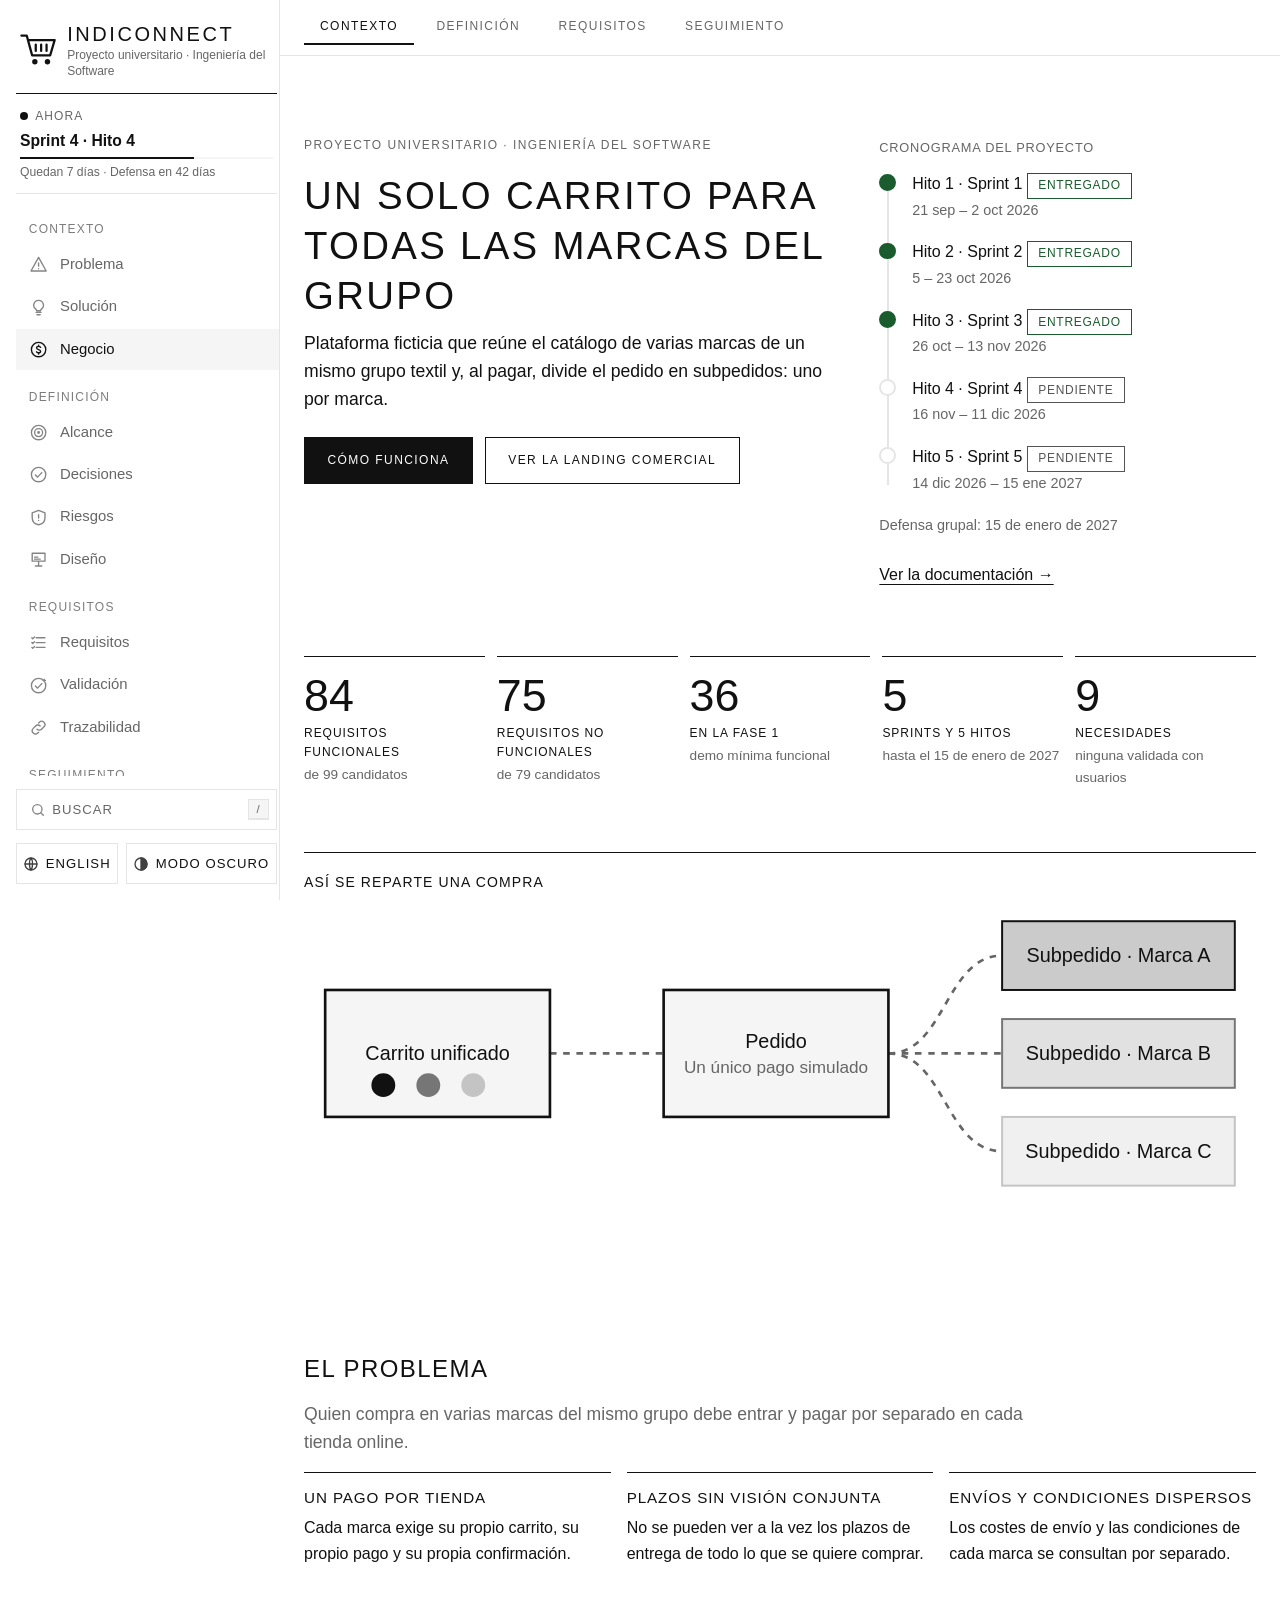
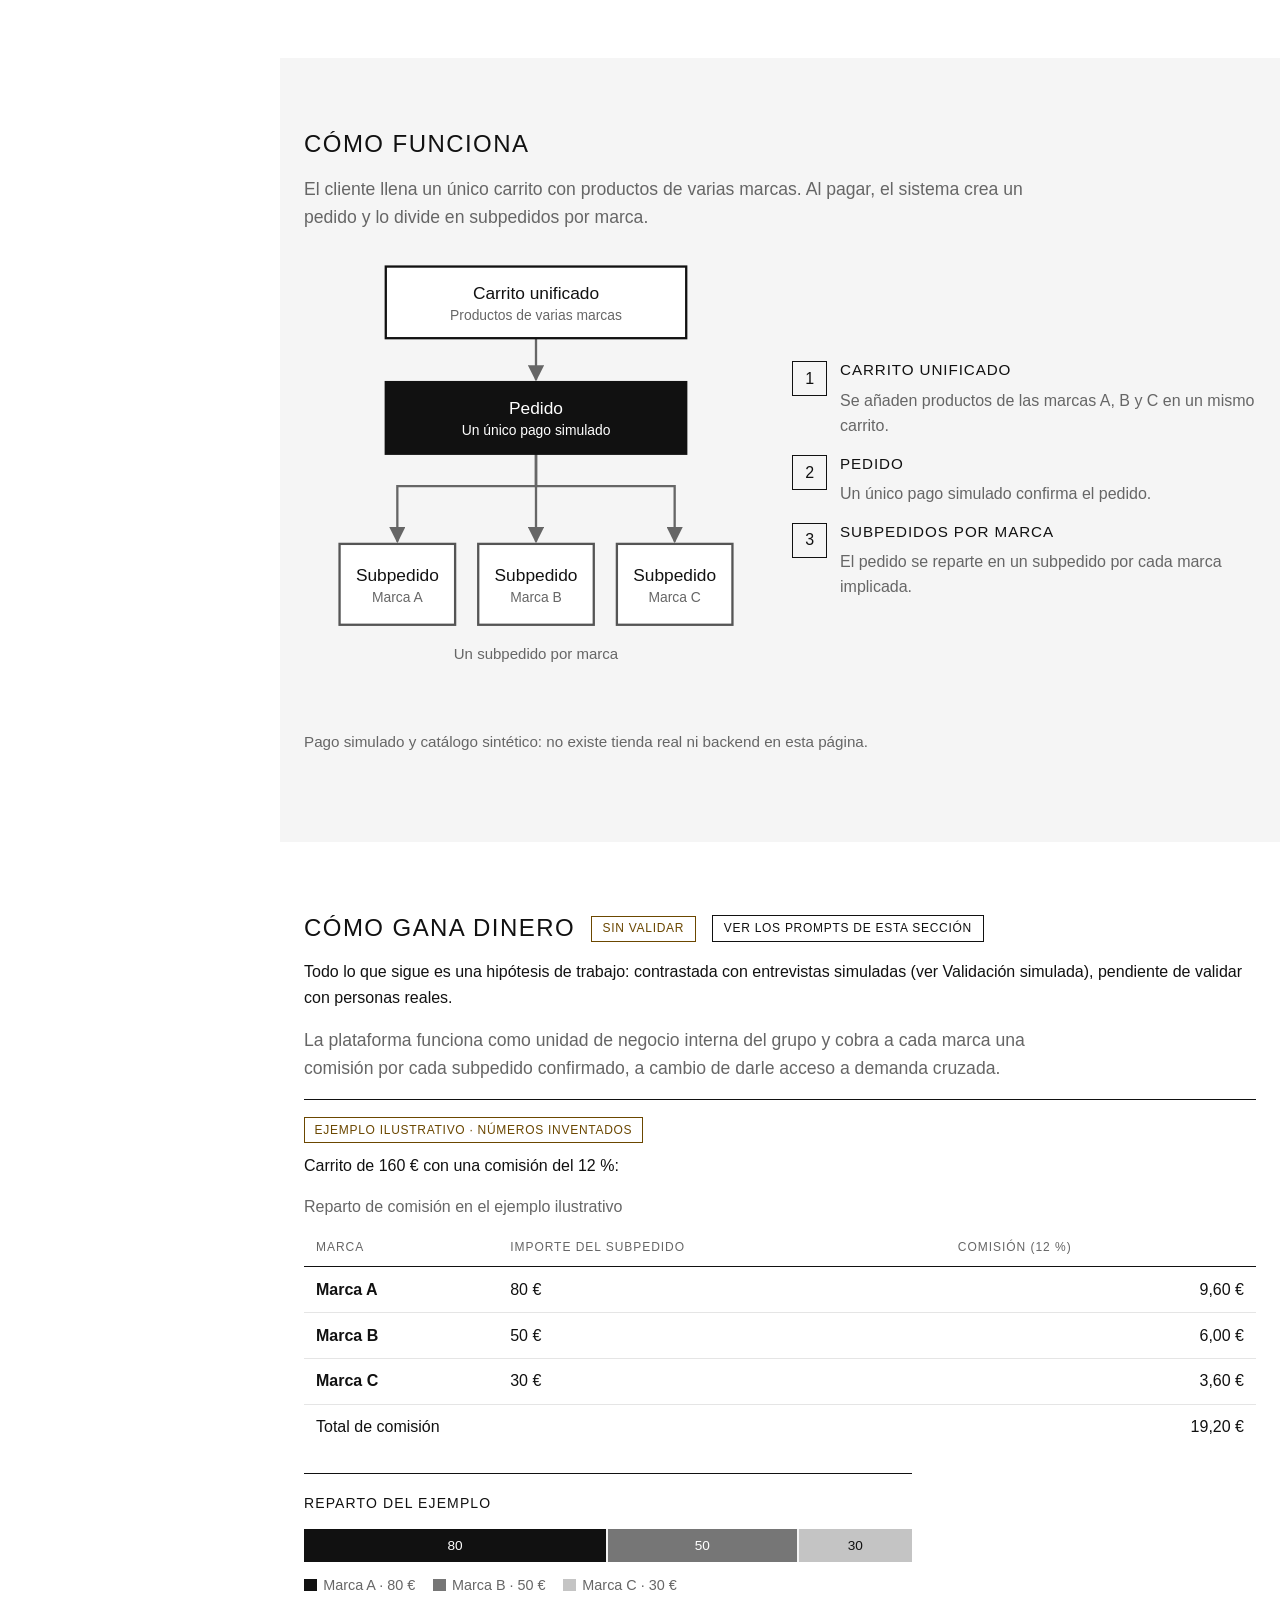
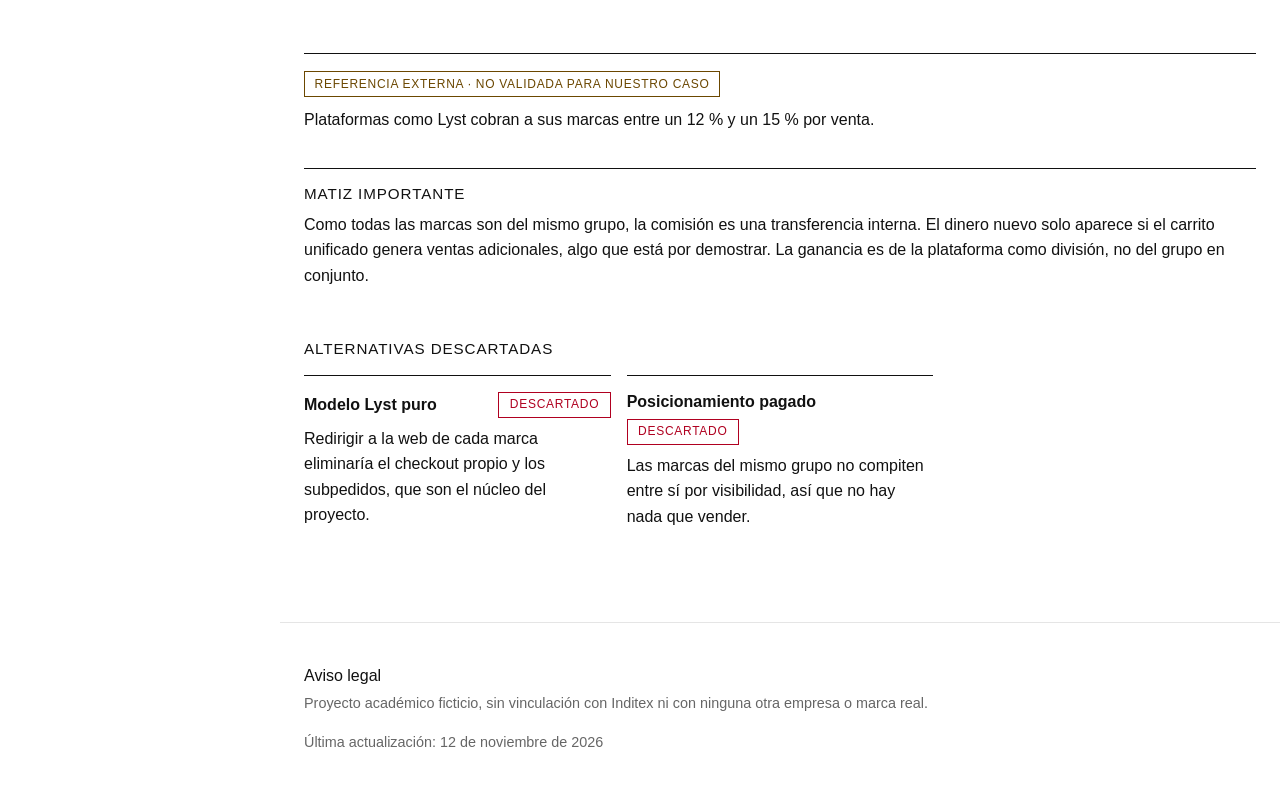
<file: index.html>
<!doctype html>
<html lang="es">
<head>
  <meta charset="utf-8">
  <meta name="viewport" content="width=device-width, initial-scale=1">
  <meta name="color-scheme" content="light dark">
  <meta name="description" content="Landing de un proyecto académico ficticio de Ingeniería del Software: carrito unificado con subpedidos por marca.">
  <meta name="theme-color" content="#ffffff" media="(prefers-color-scheme: light)">
  <meta name="theme-color" content="#111111" media="(prefers-color-scheme: dark)">
  <meta property="og:type" content="website">
  <meta property="og:locale" content="es_ES">
  <meta property="og:title" content="Proyecto académico: carrito unificado multimarca">
  <meta property="og:description" content="Documentación del proyecto: problema, requisitos, trazabilidad y avances por sprint. Proyecto académico ficticio.">
  <meta property="og:image" content="https://albrtoguerrero.github.io/indiconnect-landing/assets/og.png">
  <meta property="og:image:width" content="1200">
  <meta property="og:image:height" content="630">
  <meta property="og:image:alt" content="IndiConnect: todas las marcas del grupo, un solo carrito. Proyecto académico ficticio.">
  <meta name="twitter:card" content="summary_large_image">
  <title>Proyecto académico ficticio · carrito unificado multimarca</title>
  <link rel="icon" href="assets/favicon.svg" type="image/svg+xml">
  <link rel="stylesheet" href="css/styles.css">
  <link rel="stylesheet" href="css/visuals.css">
  <script src="js/lang.js"></script>
  <script src="js/content.js"></script>
  <script src="js/content.en.js"></script>
  <script src="js/app.js" defer></script>
  <script src="js/requirements-all.js" defer></script>
  <script src="js/visuals.js" defer></script>
</head>
<body>
  <a class="skip-link" href="#main" id="skip-link">Saltar al contenido</a>

  <header class="site-header" id="site-header">
    <div class="container header-inner">
      <a class="brand" href="#inicio" id="brand-link"></a>
      <nav id="site-nav" aria-label="Secciones de la página"></nav>
      <button type="button" class="theme-toggle" id="search-btn" aria-haspopup="dialog"></button>
      <button type="button" class="theme-toggle lang-toggle" id="lang-toggle"></button>
      <button type="button" class="theme-toggle" id="theme-toggle"></button>
    </div>
  </header>

  <main id="main" tabindex="-1">
    <noscript><p class="container noscript">Esta página necesita JavaScript para mostrar su contenido.</p></noscript>
    <nav id="view-tabs" class="view-tabs"></nav>
    <section id="inicio" class="hero"></section>
    <section id="problema"></section>
    <section id="como-funciona" class="alt"></section>
    <section id="negocio"></section>
    <section id="alcance" class="alt"></section>
    <section id="decisiones"></section>
    <section id="riesgos" class="alt"></section>
    <section id="diseno"></section>
    <section id="requisitos"></section>
    <section id="validacion"></section>
    <section id="trazabilidad" class="alt"></section>
    <section id="avances" class="alt"></section>
    <section id="documentacion"></section>
    <section id="evolucion"></section>
    <section id="uso-ia" class="alt"></section>
    <section id="equipo"></section>
  </main>

  <footer class="site-footer" id="site-footer"></footer>
</body>
</html>
</file>
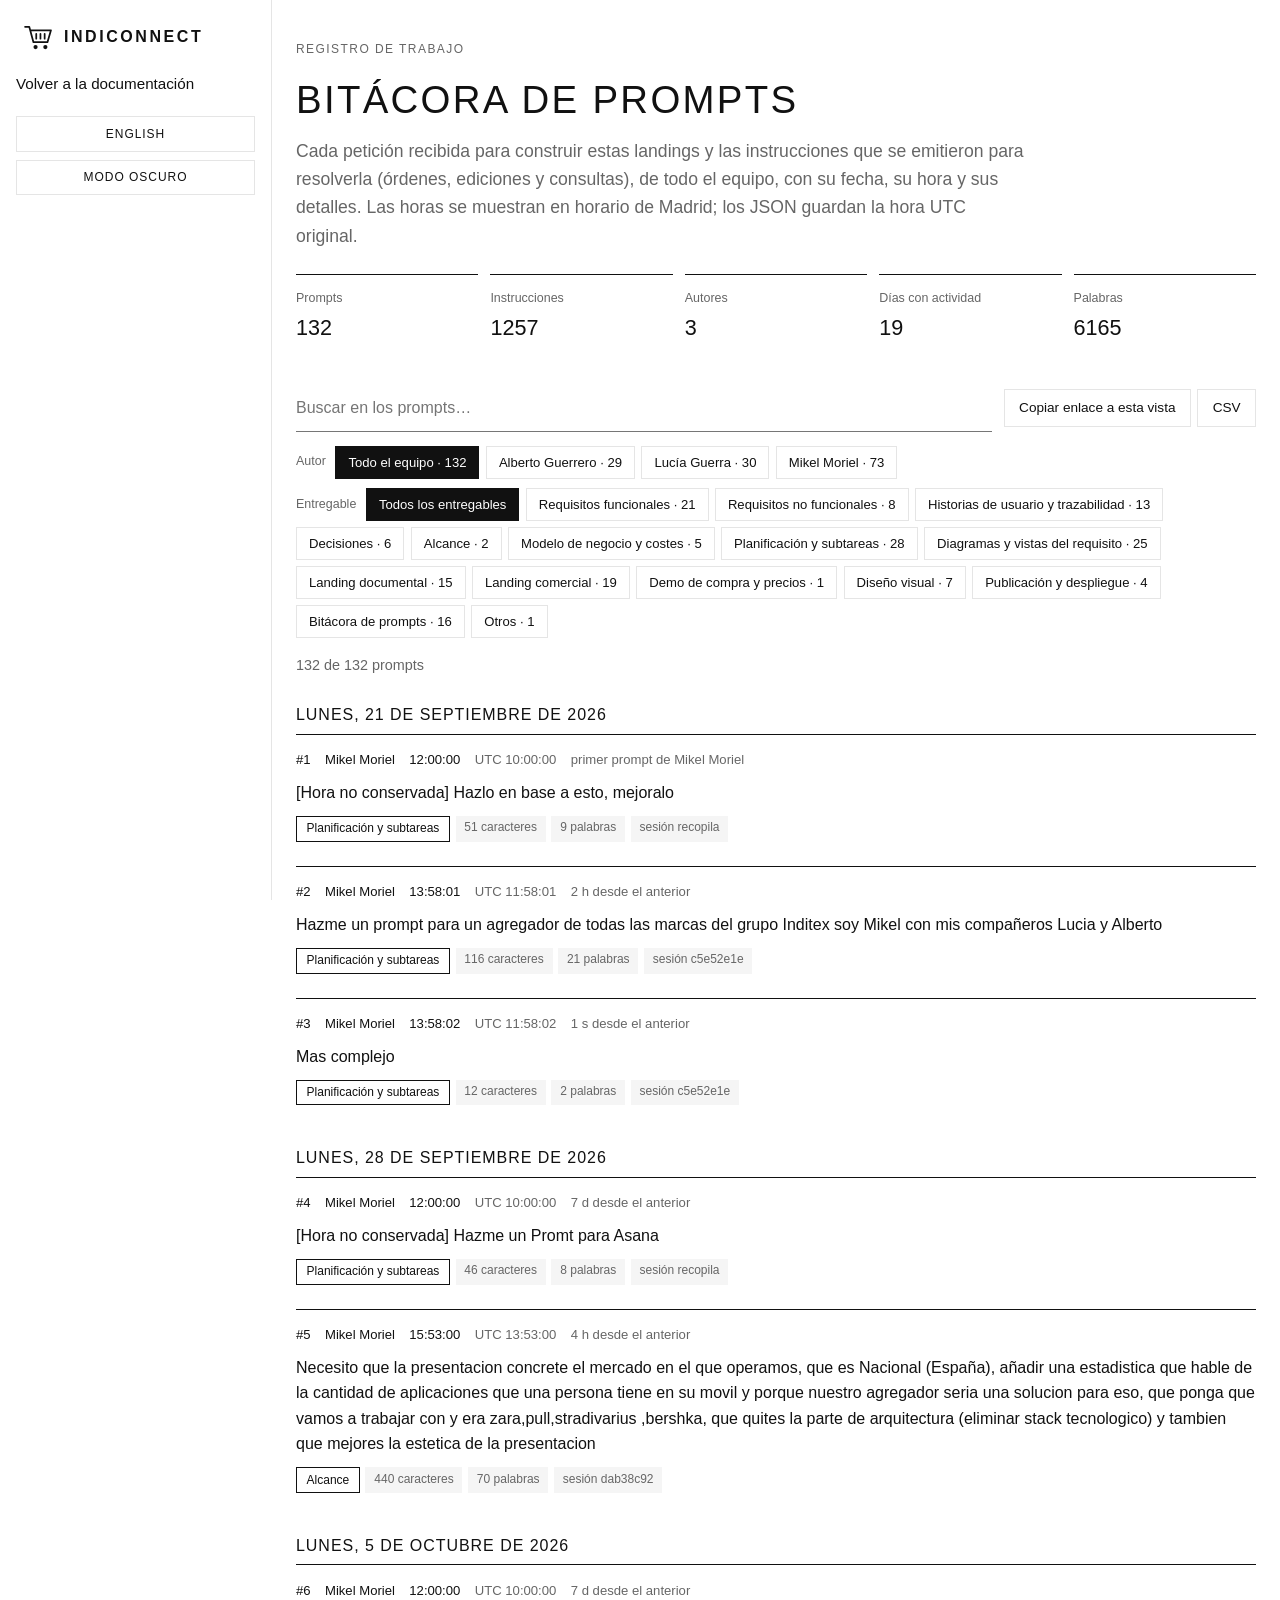
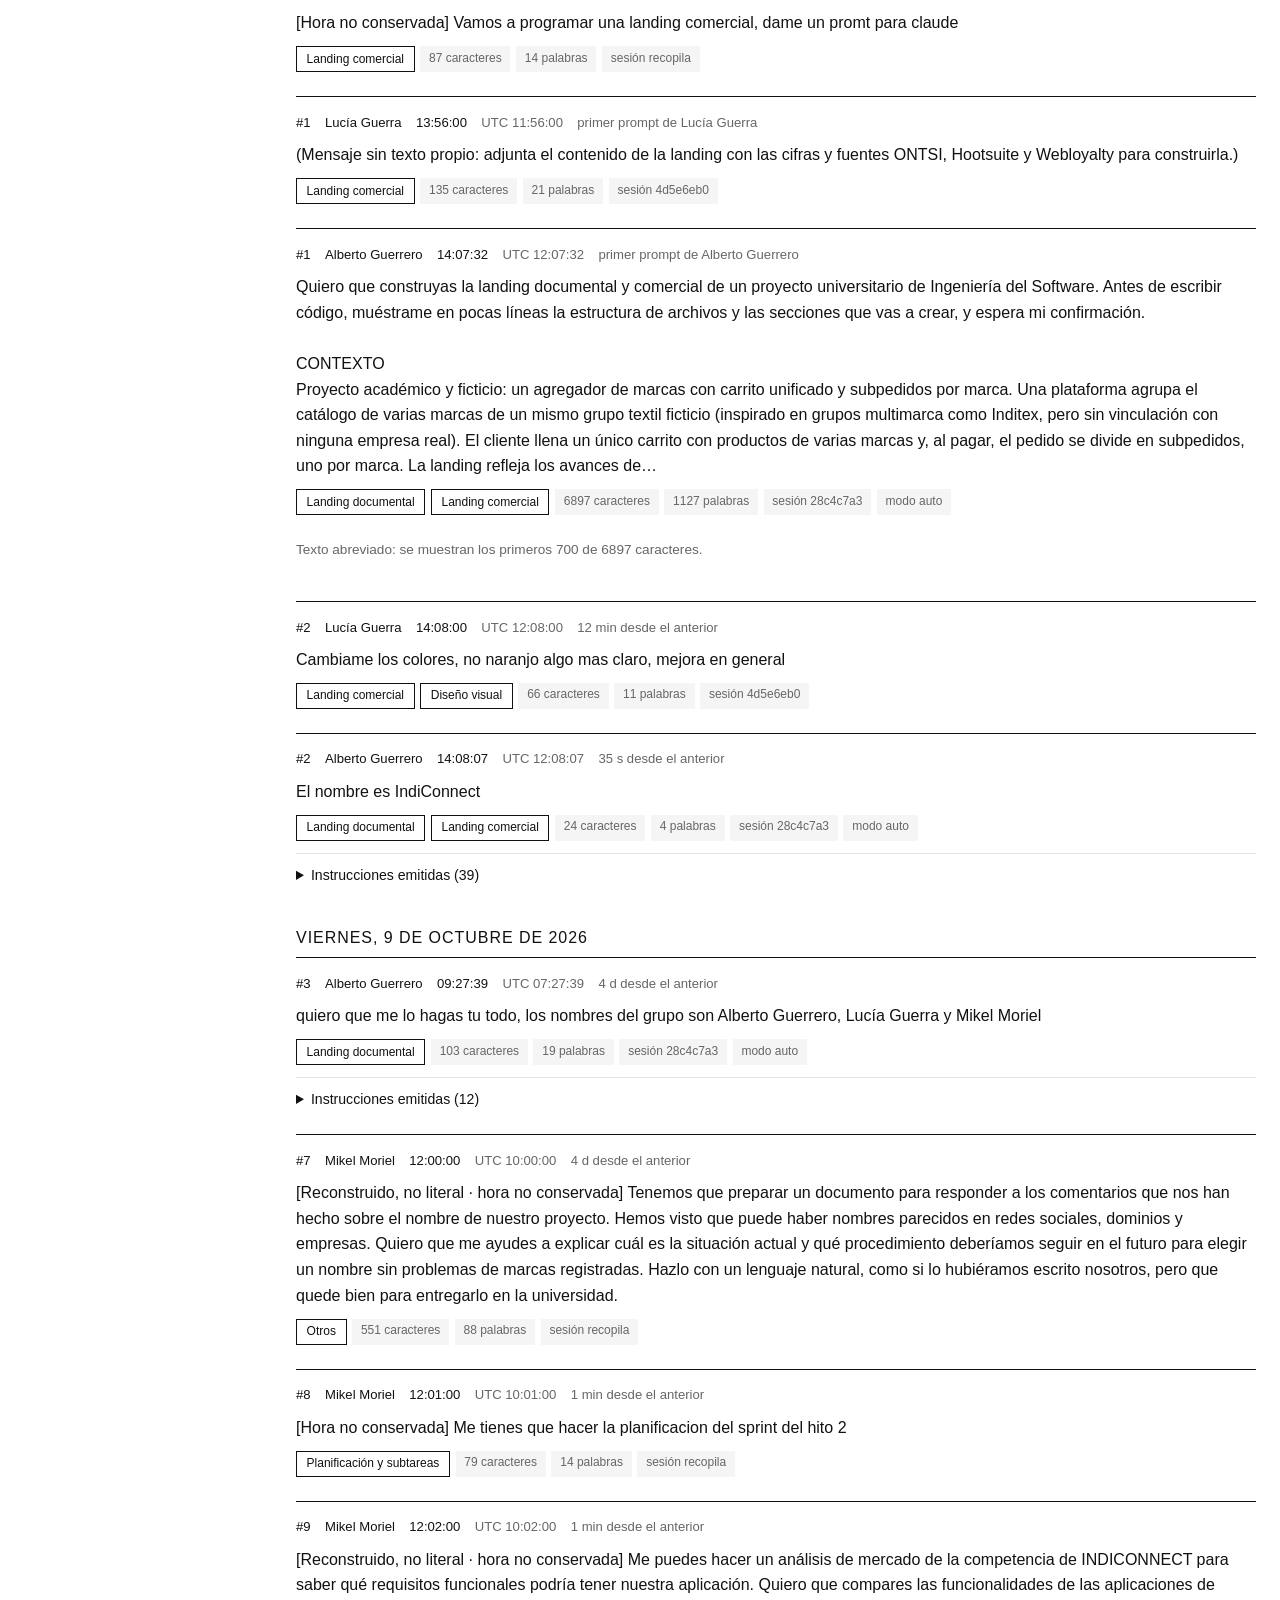
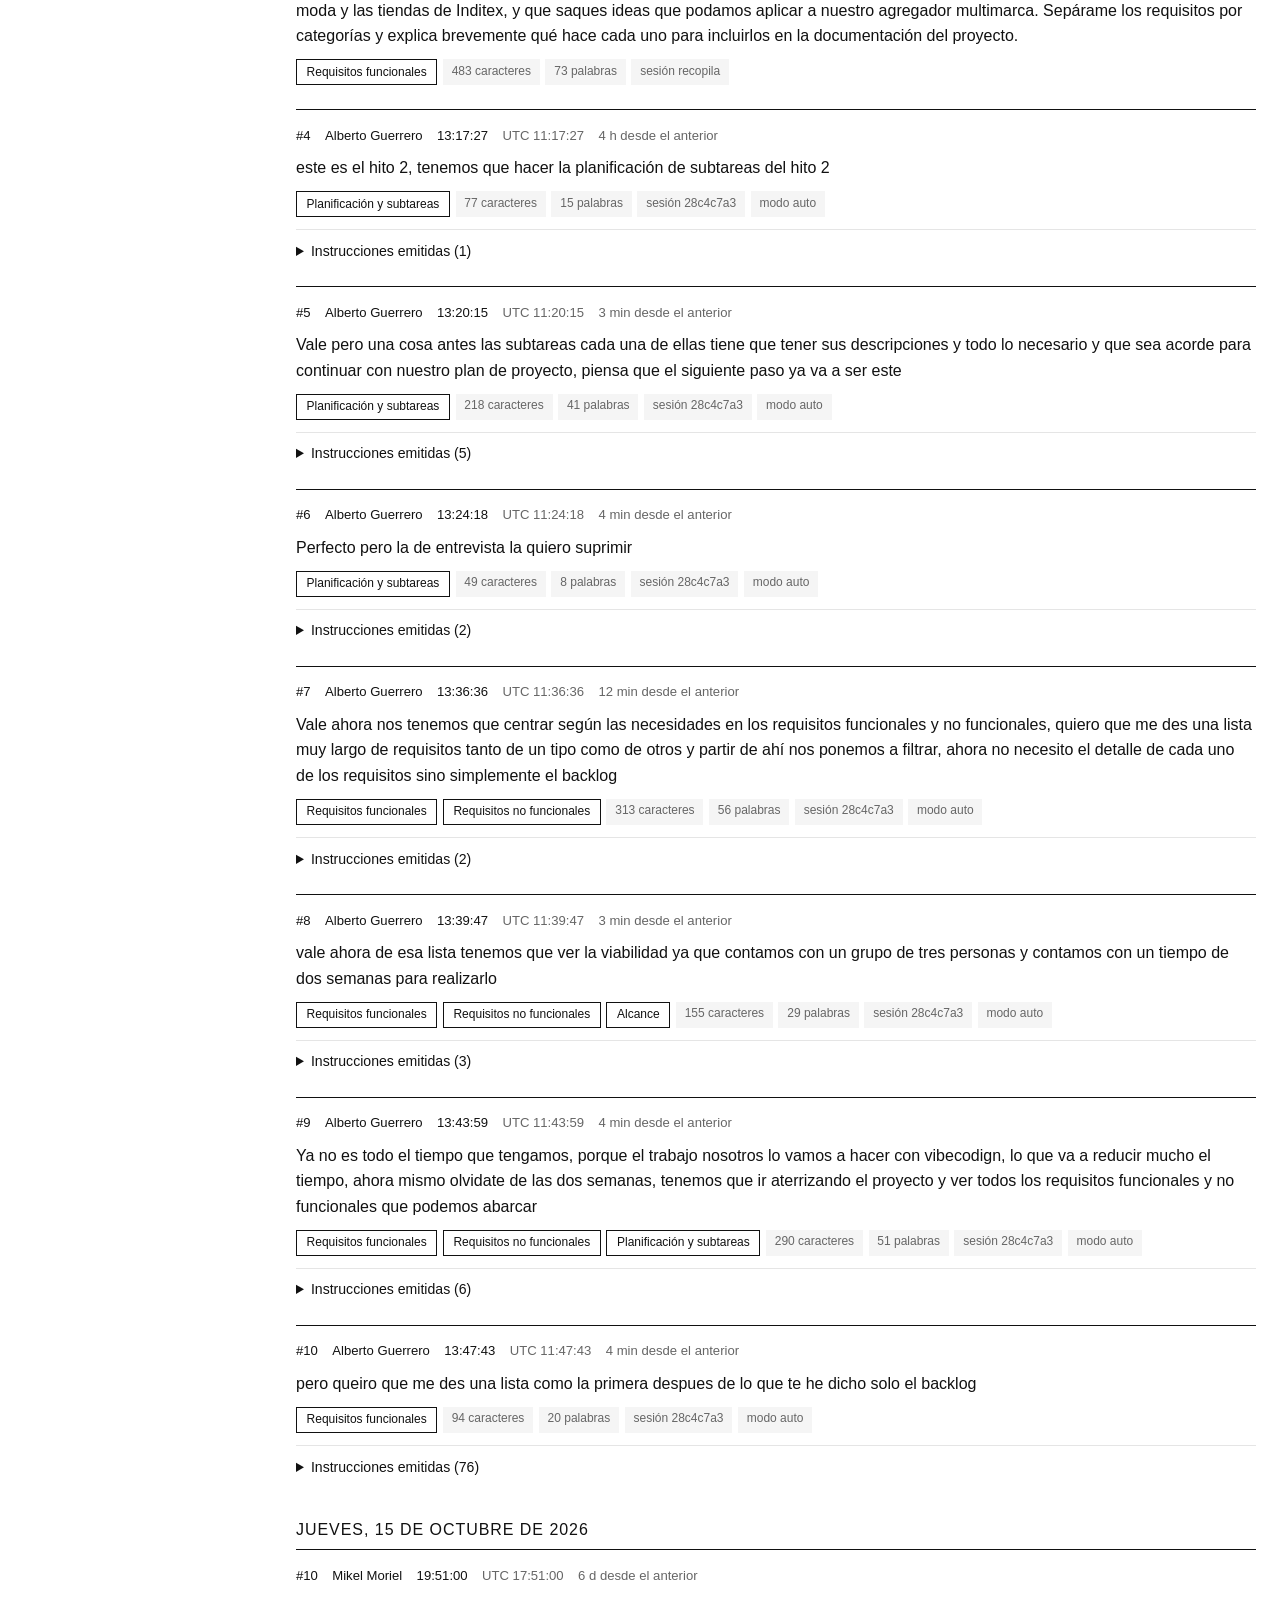
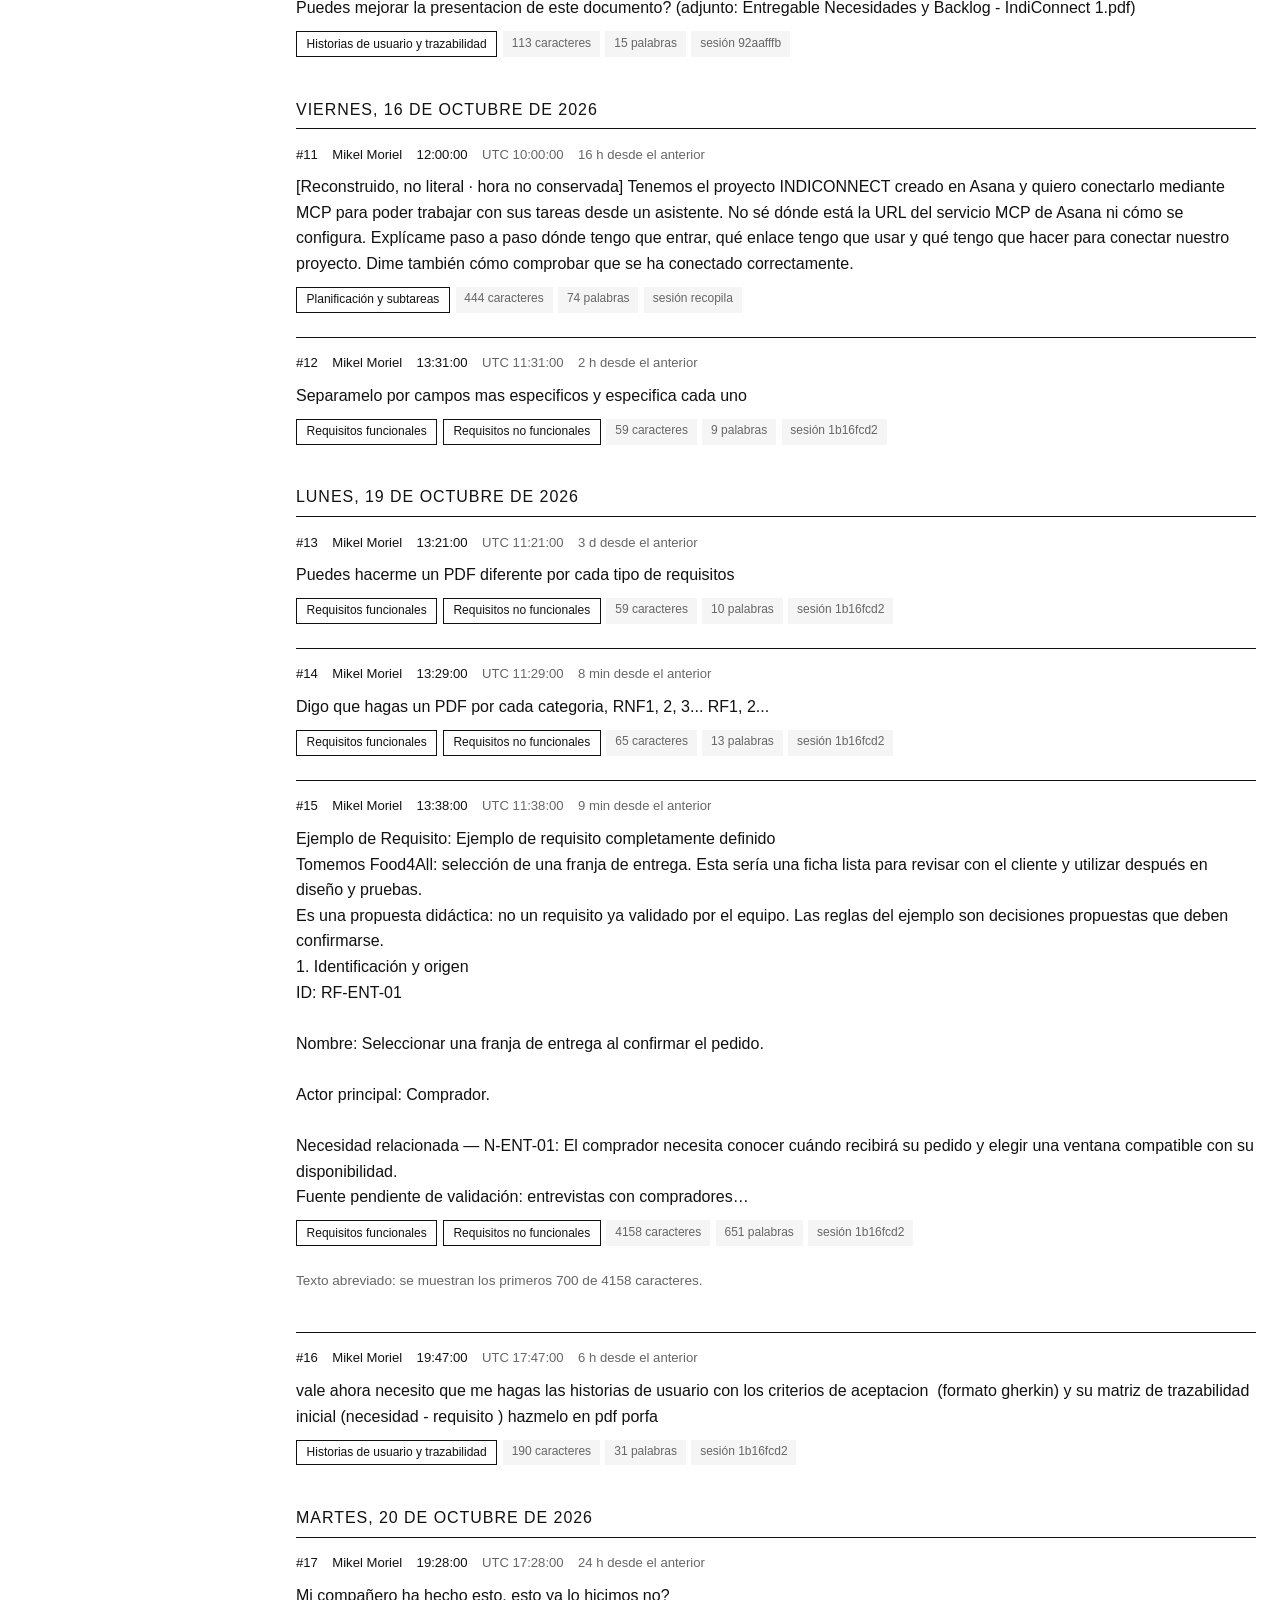
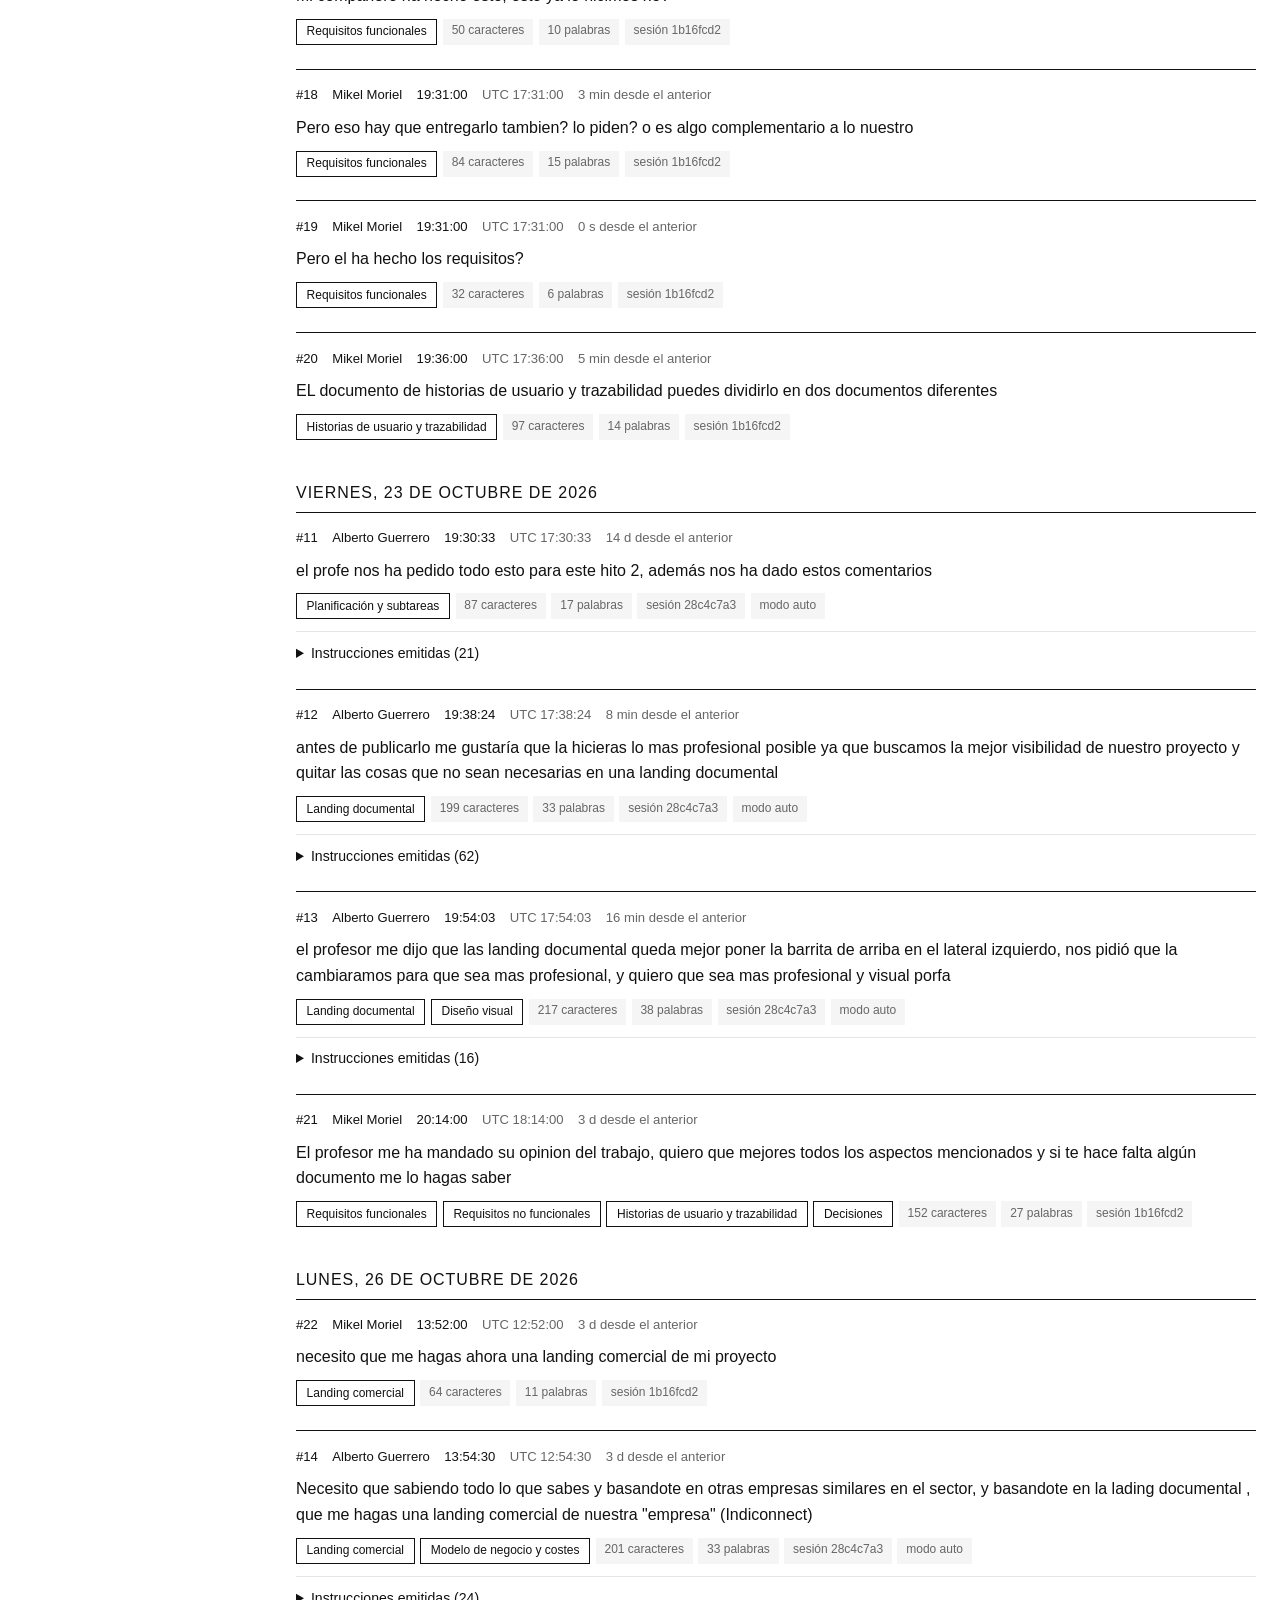
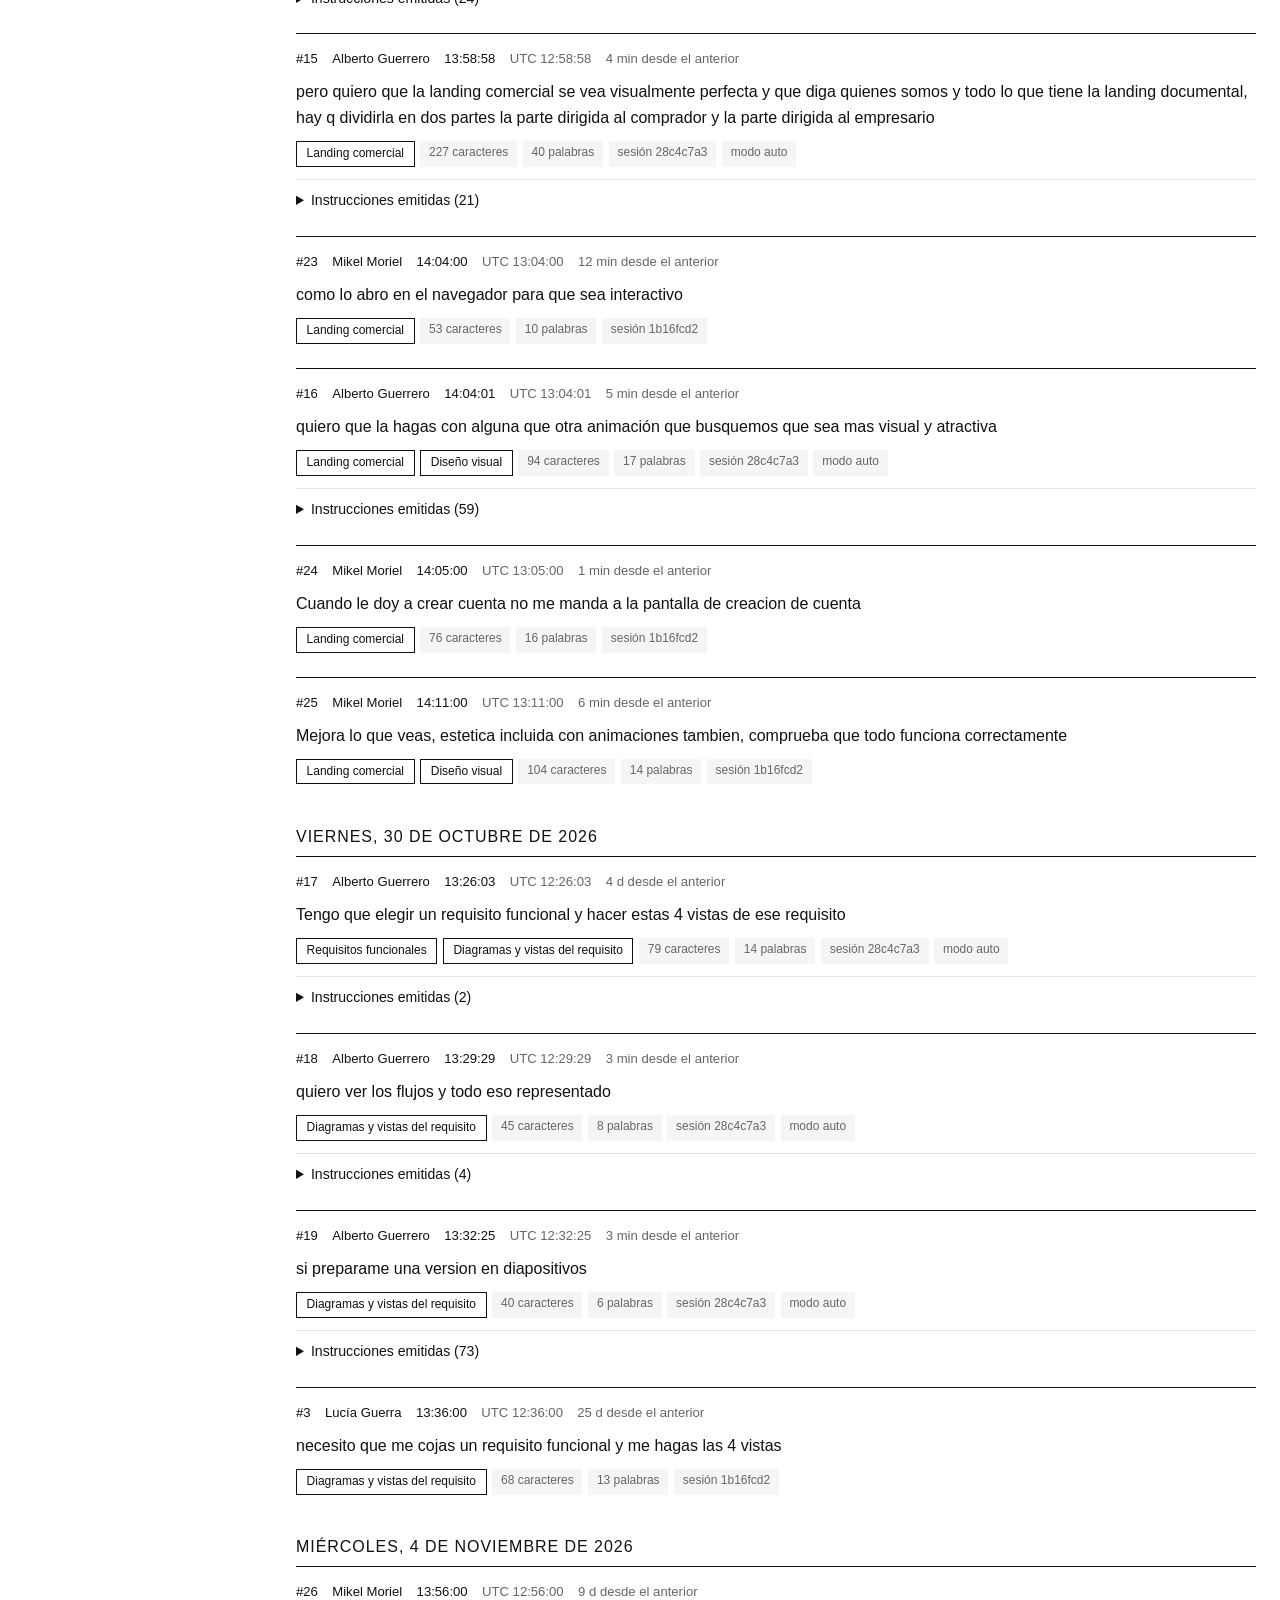
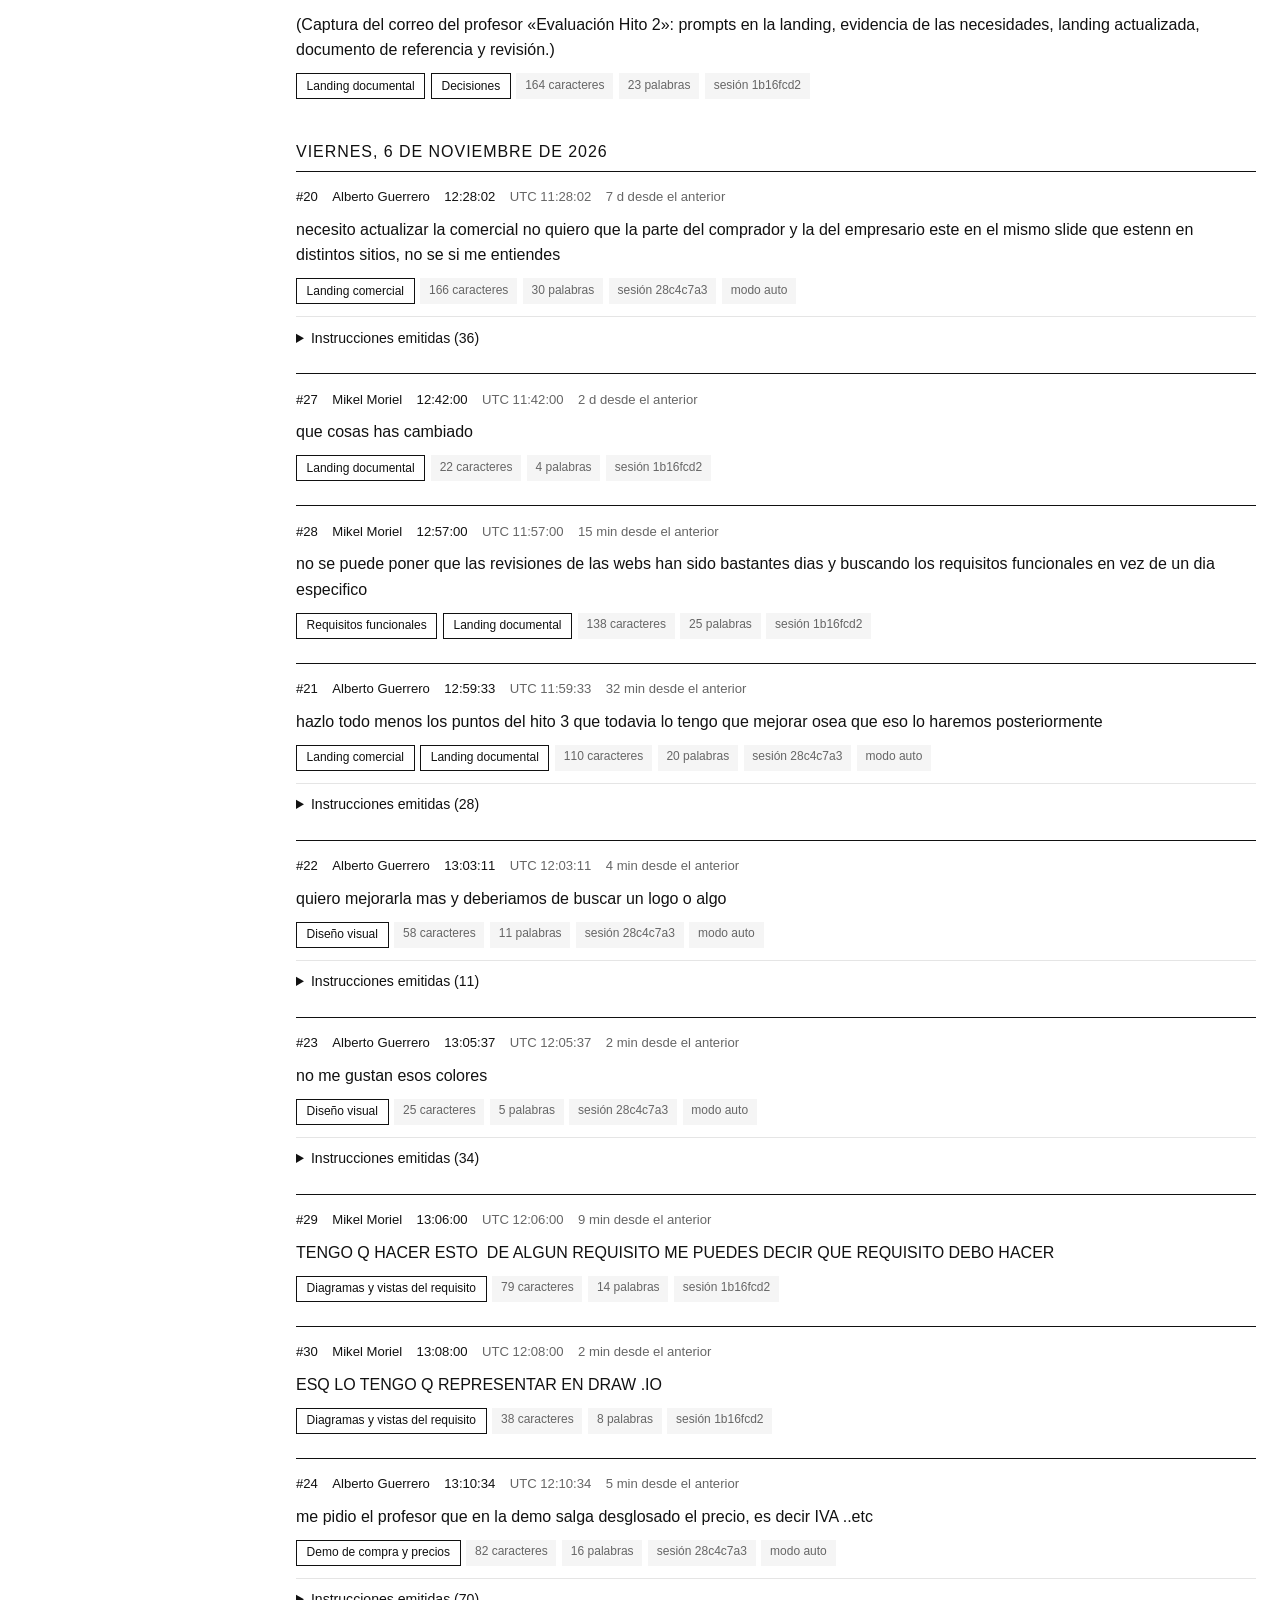
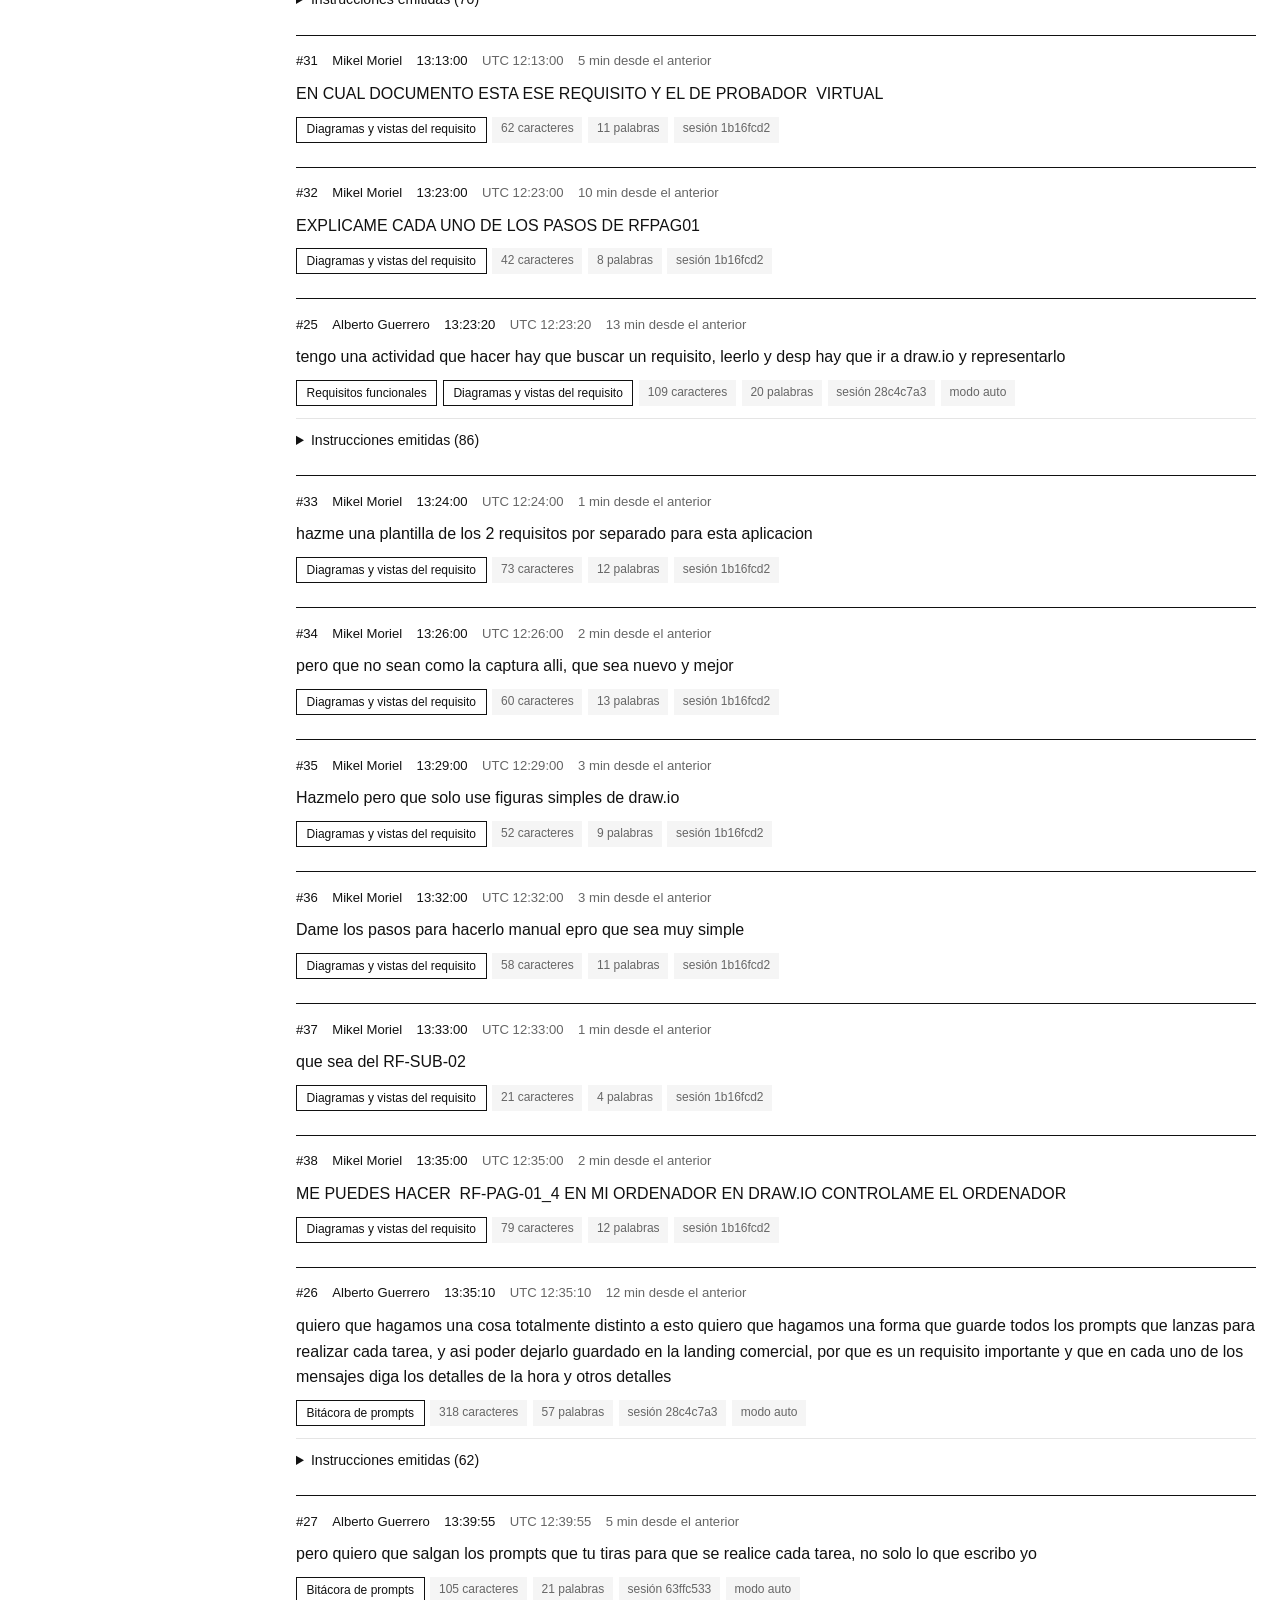
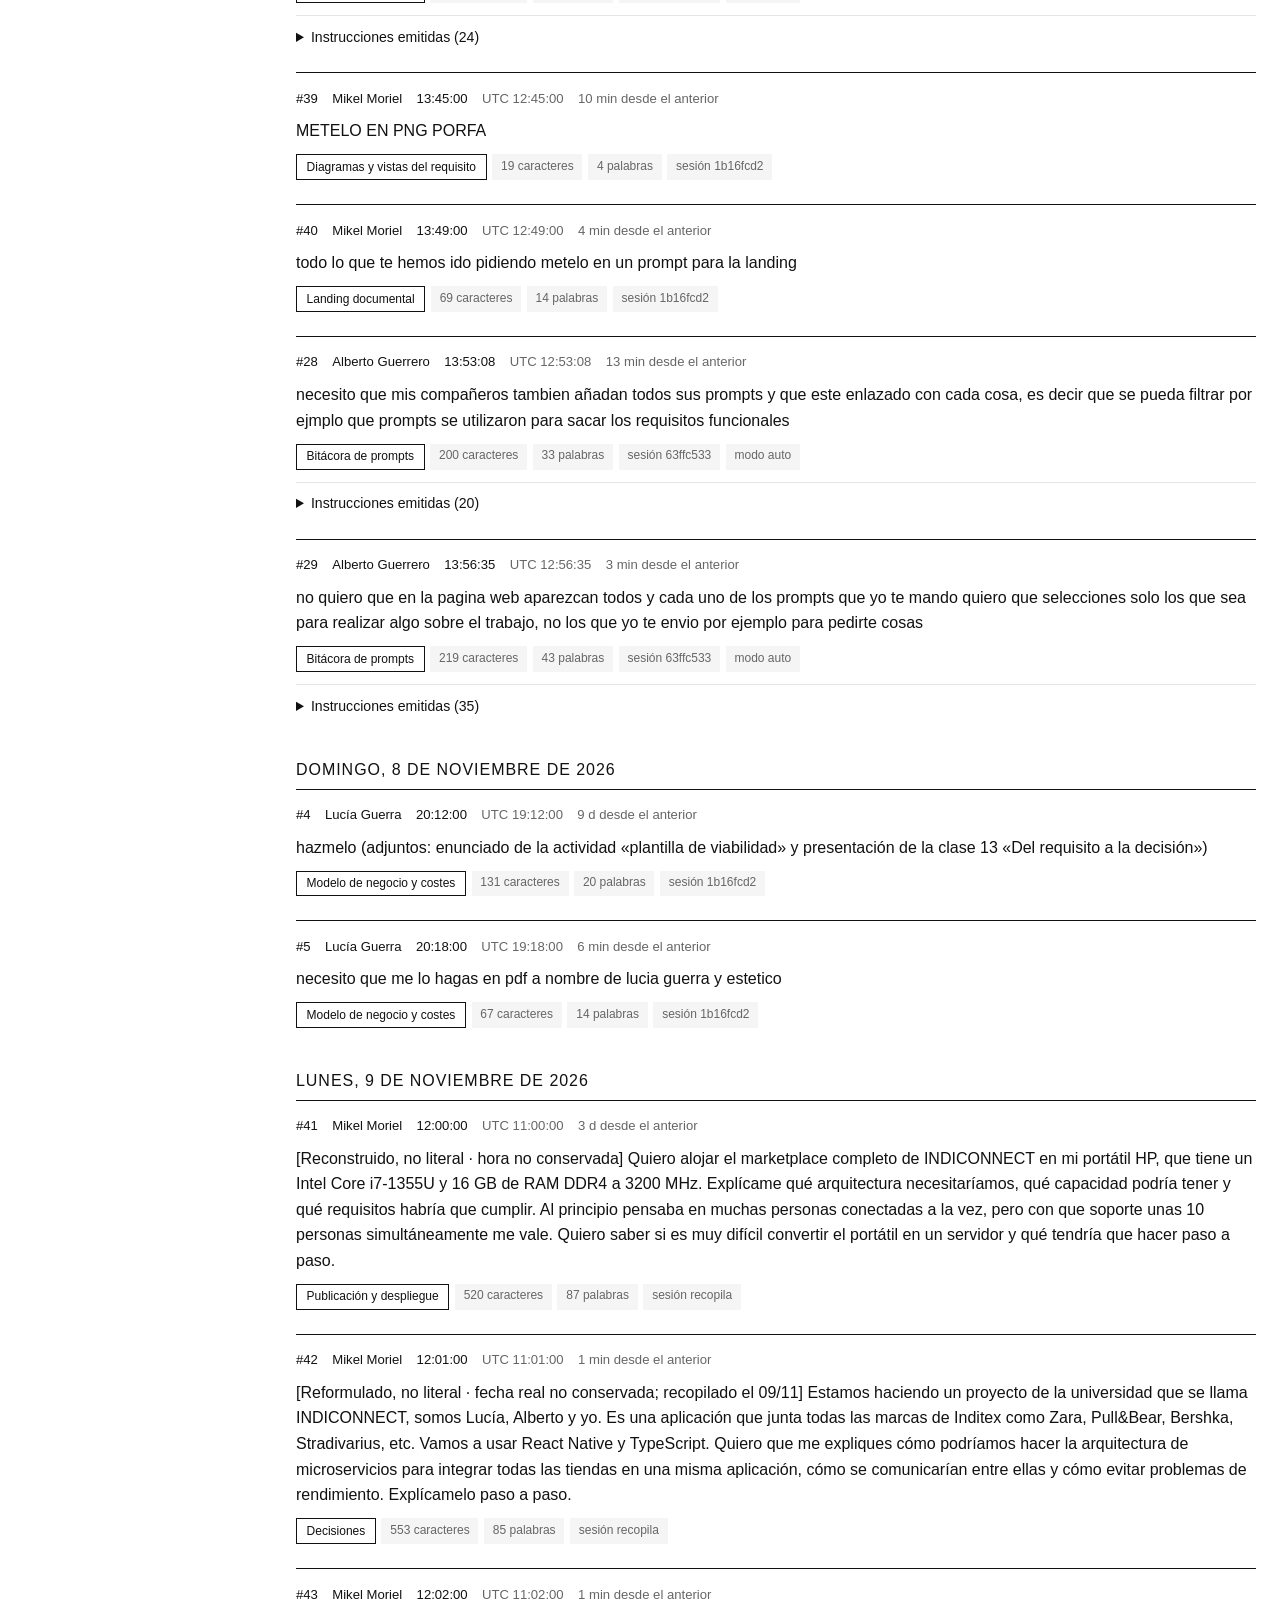
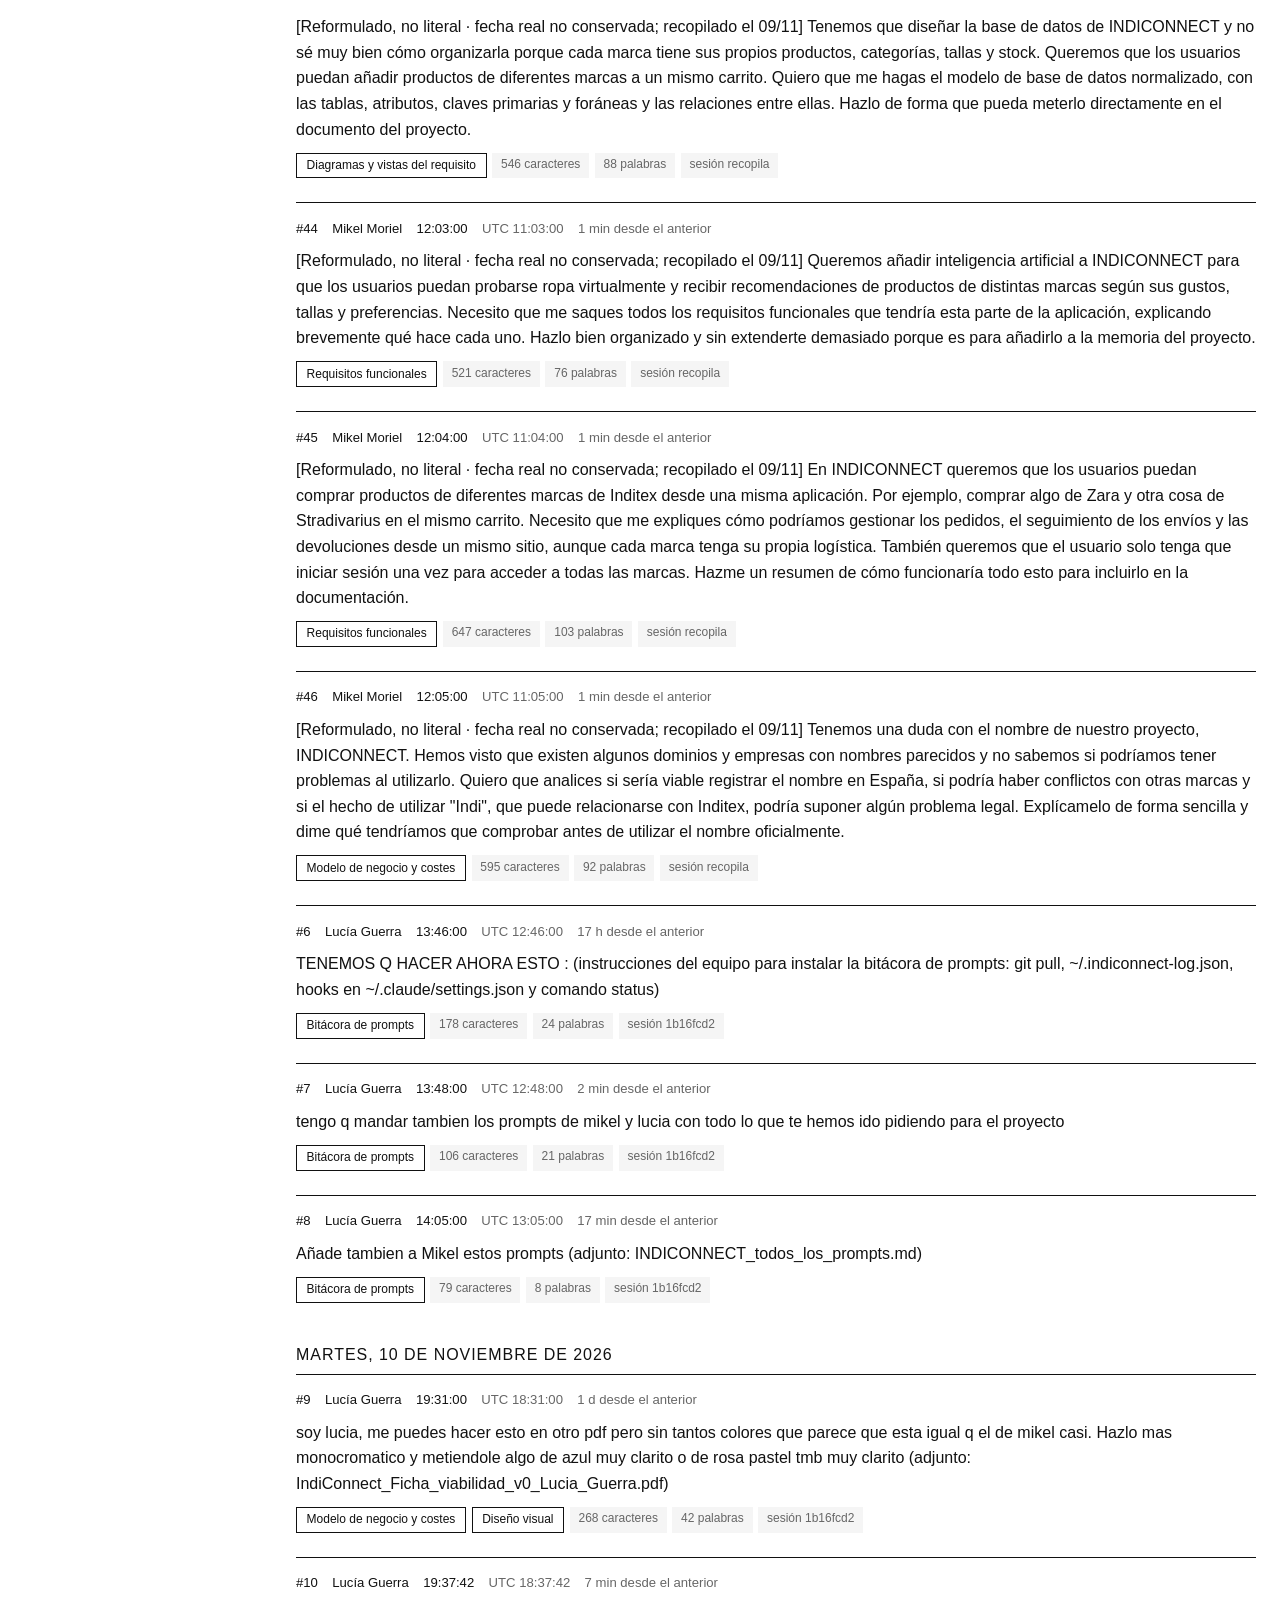
<file: bitacora/index.html>
<!doctype html>
<html lang="es">
<head>
  <meta charset="utf-8">
  <meta name="viewport" content="width=device-width, initial-scale=1">
  <meta name="color-scheme" content="light dark">
  <meta name="description" content="Bitácora de prompts del equipo: cada petición hecha a la IA para construir el proyecto, filtrable por autor y por entregable. Proyecto académico ficticio.">
  <meta name="theme-color" content="#ffffff" media="(prefers-color-scheme: light)">
  <meta name="theme-color" content="#111111" media="(prefers-color-scheme: dark)">
  <title>Bitácora de prompts · IndiConnect</title>
  <link rel="icon" href="../assets/favicon.svg" type="image/svg+xml">
  <link rel="stylesheet" href="../css/styles.css">
  <link rel="stylesheet" href="bitacora.css">
  <script src="../js/lang.js"></script>
  <script src="bitacora.js" defer></script>
</head>
<body>
  <a class="skip-link" href="#main" id="lg-skip">Saltar al contenido</a>

  <header class="site-header">
    <div class="container header-inner">
      <a class="brand" href="../"><span class="brand-dot" aria-hidden="true"></span><span>IndiConnect</span></a>
      <a class="log-back" href="../#uso-ia" id="lg-back">Volver a la documentación</a>
      <button type="button" class="theme-toggle lang-toggle" id="lang-toggle">English</button>
      <button type="button" class="theme-toggle" id="theme-toggle">Modo oscuro</button>
    </div>
  </header>

  <main id="main" tabindex="-1">
    <section class="part--log">
      <div class="container">
        <p class="eyebrow" id="lg-eyebrow">Registro de trabajo</p>
        <h1 class="log-h1" id="lg-title">Bitácora de prompts</h1>
        <p class="lead" id="lg-intro"></p>
        <dl class="log-stats" id="lg-stats"></dl>
        <div class="log-tools">
          <label class="sr-only" for="lg-q" id="lg-qlabel">Buscar</label>
          <input type="search" id="lg-q" autocomplete="off">
          <div class="log-dl">
            <button type="button" class="log-btn" id="lg-share">Copiar enlace a esta vista</button>
            <button type="button" class="log-btn" id="lg-csv">CSV</button>
          </div>
        </div>
        <div class="log-filters">
          <div class="log-chips" id="lg-authors" role="group" aria-label="Autor"></div>
          <div class="log-chips" id="lg-chips" role="group" aria-label="Entregable"></div>
        </div>
        <p class="log-count" id="lg-count" aria-live="polite"></p>
        <div id="lg-list" class="log-list"></div>
        <p class="log-note" id="lg-note"></p>
      </div>
    </section>
  </main>

  <footer class="site-footer">
    <div class="container">
      <p class="legal" id="lg-legal">Proyecto académico ficticio, sin vinculación con Inditex ni con ninguna otra empresa o marca real. Equipo: Alberto Guerrero, Lucía Guerra y Mikel Moriel.</p>
    </div>
  </footer>
</body>
</html>
</file>
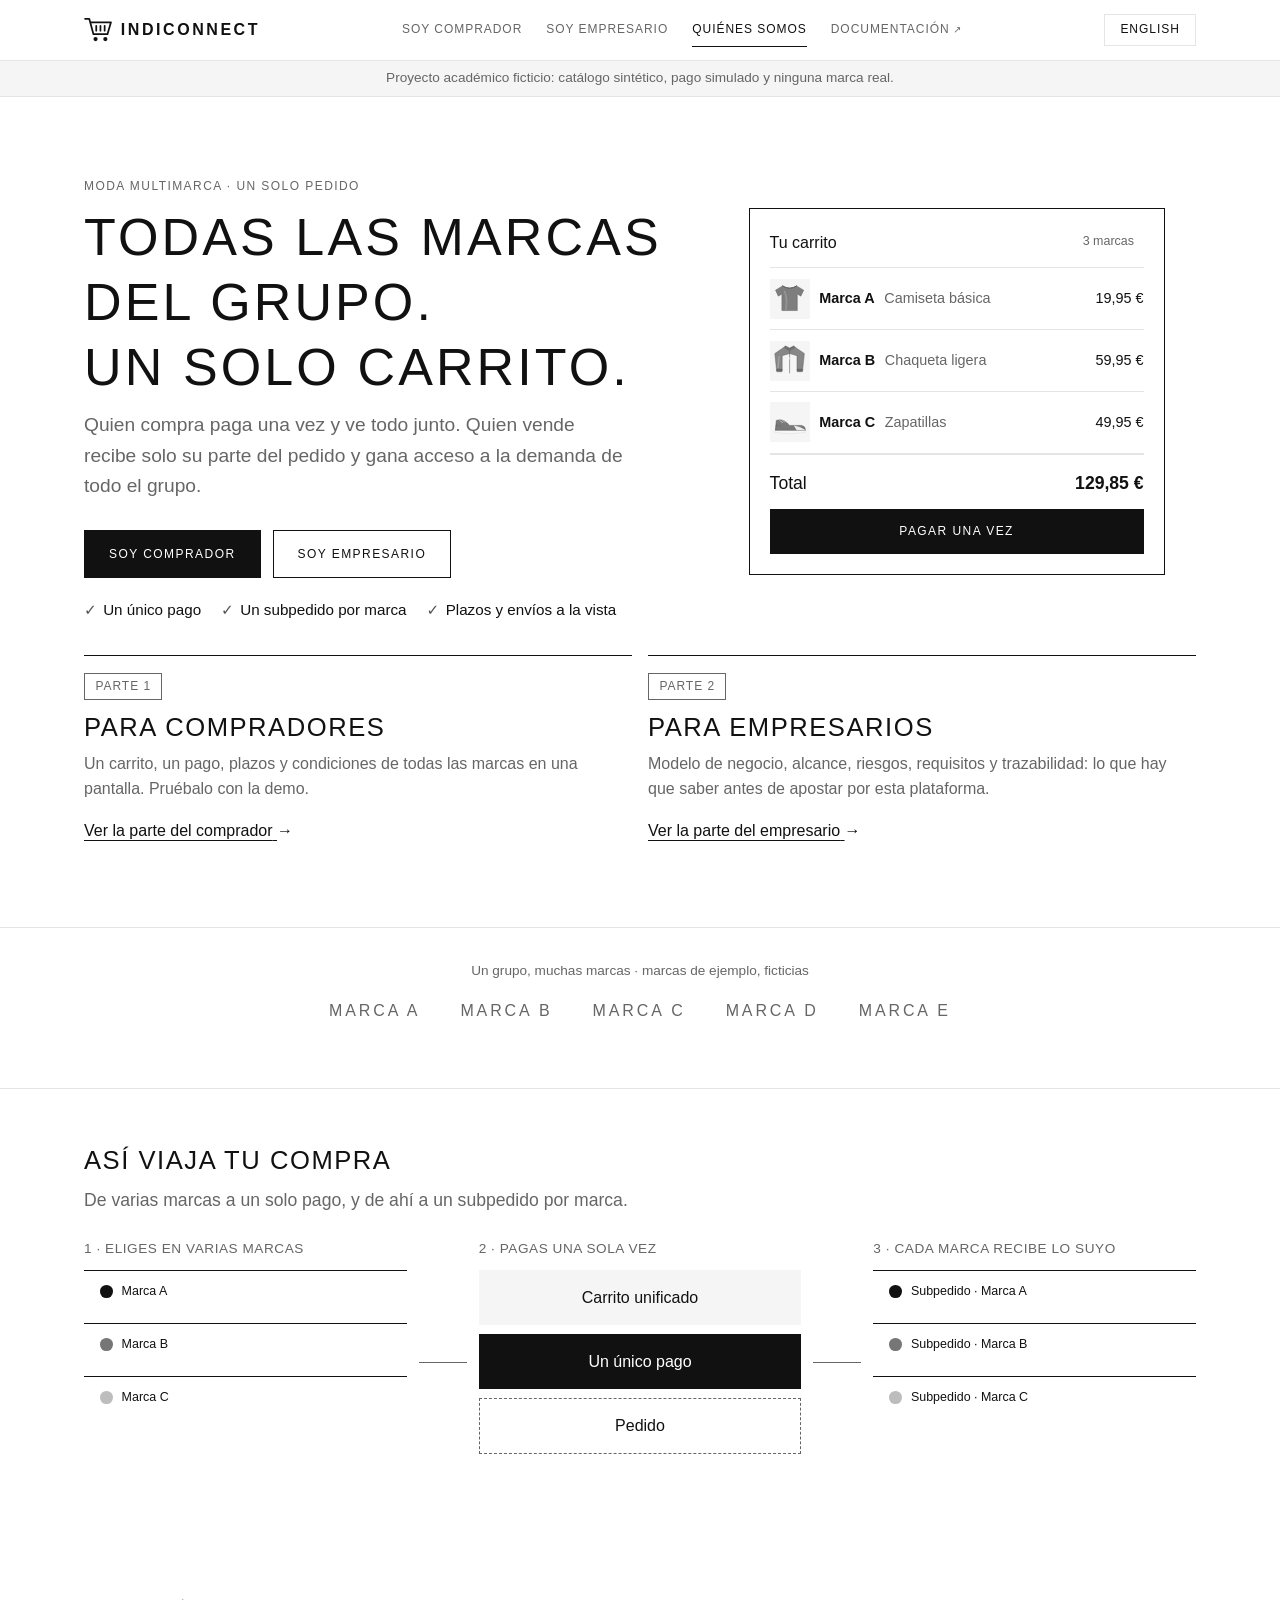
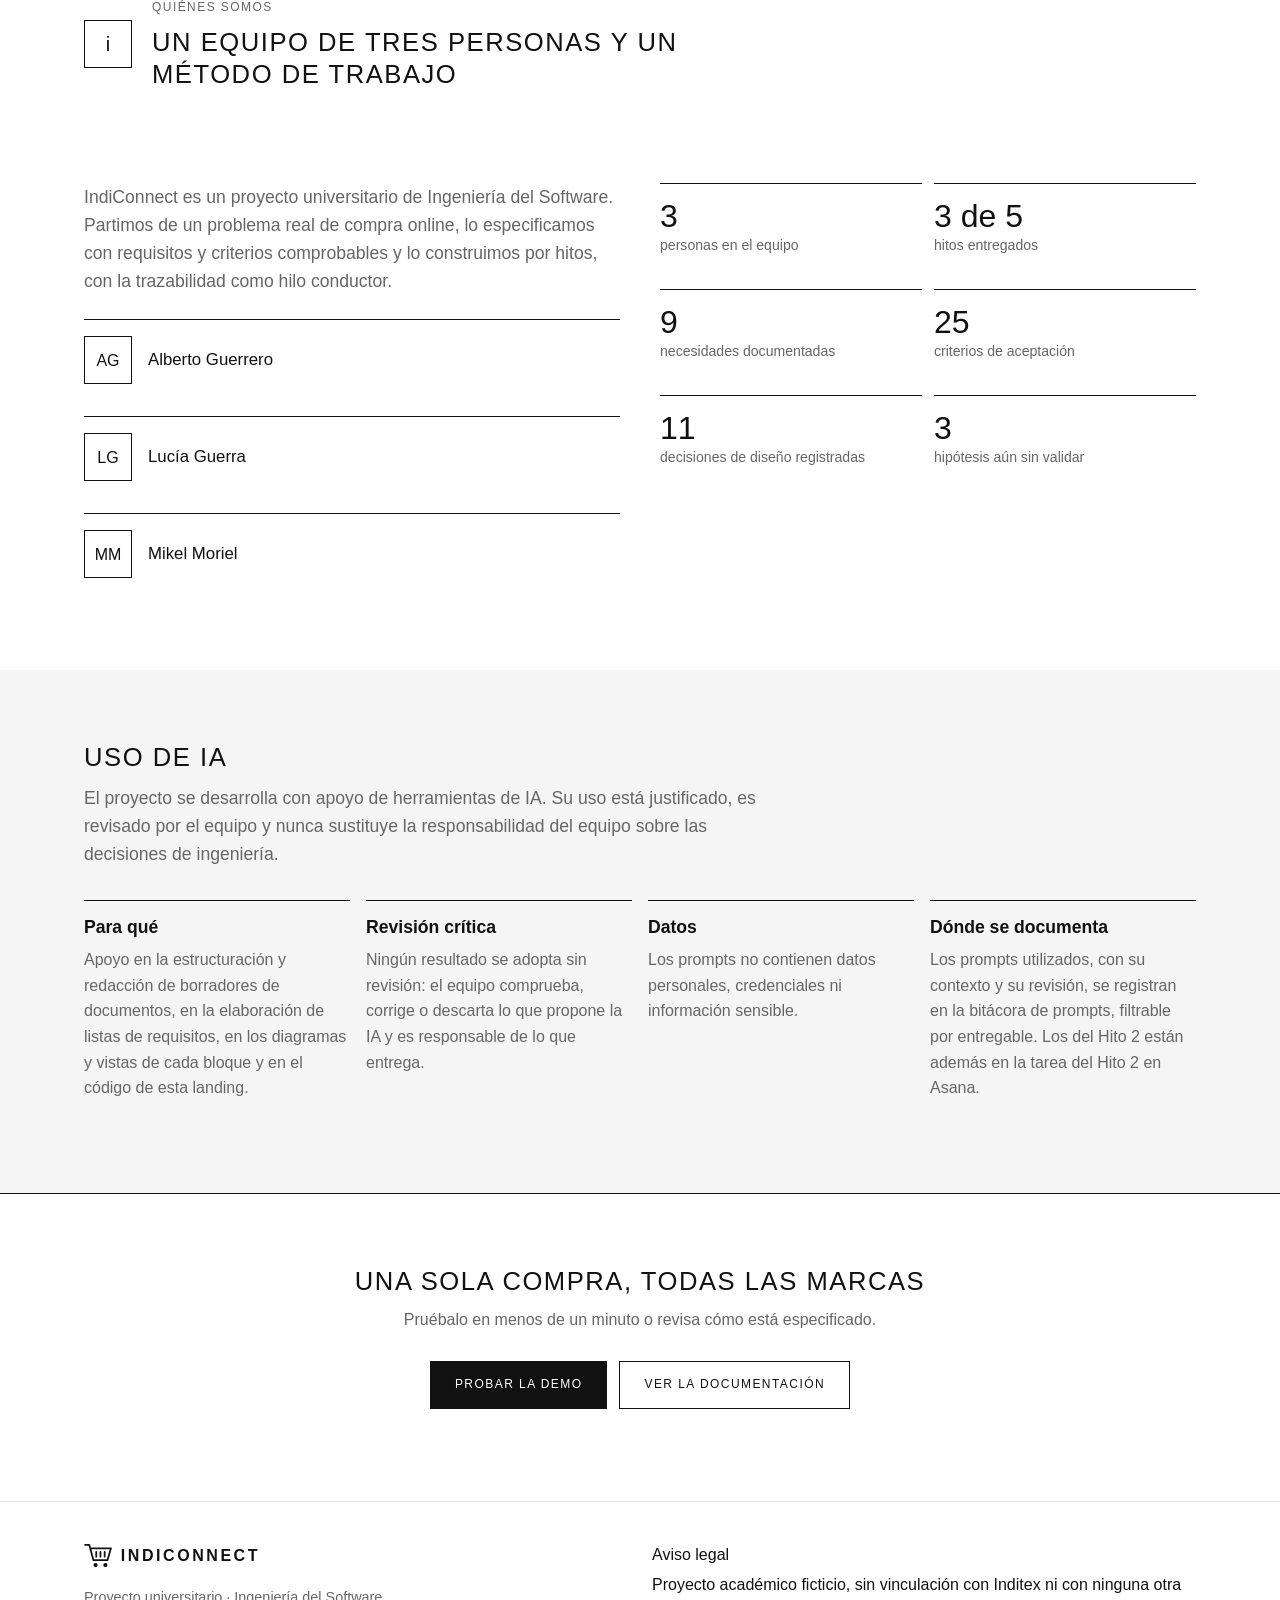
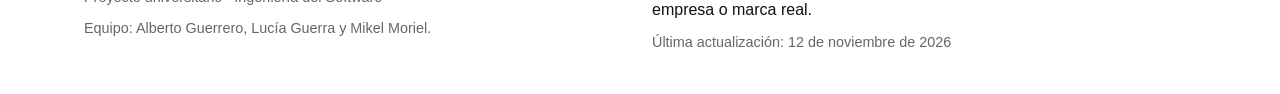
<file: comercial/index.html>
<!doctype html>
<html lang="es">
<head>
  <meta charset="utf-8">
  <meta name="viewport" content="width=device-width, initial-scale=1">
  <meta name="color-scheme" content="light dark">
  <meta name="description" content="IndiConnect reúne las marcas de un grupo textil en un único carrito. Para quien compra: un pago y plazos a la vista. Para quien vende: demanda cruzada y subpedidos por marca. Proyecto académico ficticio.">
  <meta name="theme-color" content="#ffffff" media="(prefers-color-scheme: light)">
  <meta name="theme-color" content="#111111" media="(prefers-color-scheme: dark)">
  <meta property="og:type" content="website">
  <meta property="og:locale" content="es_ES">
  <meta property="og:title" content="IndiConnect · Un solo carrito para todas las marcas del grupo">
  <meta property="og:description" content="Para compradores y para empresarios: carrito unificado, pago único y subpedidos por marca. Proyecto académico ficticio.">
  <meta property="og:image" content="https://albrtoguerrero.github.io/indiconnect-landing/assets/og.png">
  <meta property="og:image:width" content="1200">
  <meta property="og:image:height" content="630">
  <meta property="og:image:alt" content="IndiConnect: todas las marcas del grupo, un solo carrito. Proyecto académico ficticio.">
  <meta name="twitter:card" content="summary_large_image">
  <title>IndiConnect · Un solo carrito para todas las marcas</title>
  <link rel="icon" href="../assets/favicon.svg" type="image/svg+xml">
  <link rel="stylesheet" href="styles.css">
  <link rel="stylesheet" href="extras.css">
  <script>
    // Enlaces antiguos (#comprador, #empresario, #demo, #c-*, #e-*) -> páginas separadas
    (function () {
    function go() {
      var h = location.hash.slice(1);
      if (!h) { return; }
      var to = null;
      if (h === "comprador") { to = "comprador/"; }
      else if (h === "empresario") { to = "empresario/"; }
      else if (h === "demo" || h.indexOf("c-") === 0) { to = "comprador/#" + h; }
      else if (h.indexOf("e-") === 0) { to = "empresario/#" + h; }
      if (to) { location.replace(to + location.search); }
    }
    go();
    window.addEventListener("hashchange", go);
    })();
  </script>
  <script>document.documentElement.className += " js";</script>
  <script src="../js/lang.js"></script>
  <script src="../js/content.js"></script>
  <script src="../js/content.en.js"></script>
  <script src="i18n.js"></script>
  <script src="art.js"></script>
  <script src="app.js" defer></script>
  </head>
<body>
  <a class="skip-link" href="#main" data-i18n="skip">Saltar al contenido</a>

  <header class="top" id="top">
    <div class="wrap top-inner">
      <a class="logo" href="#inicio" aria-label="IndiConnect" data-i18n-aria="logoAria">
        <span class="logo-dot" aria-hidden="true"></span><span>IndiConnect</span>
      </a>
      <nav id="top-nav" aria-label="Secciones de la página" data-i18n-aria="navAria">
        <ul>
          <li><a href="comprador/" data-i18n="navBuy">Soy comprador</a></li>
          <li><a href="empresario/" data-i18n="navBiz">Soy empresario</a></li>
          <li><a href="#nosotros" data-i18n="navUs">Quiénes somos</a></li>
          <li><a href="../" class="ext" data-i18n="navDocs">Documentación</a></li>
        </ul>
      </nav>
      <button type="button" class="lang-btn" id="lang-toggle" aria-label="Cambiar el idioma a inglés">English</button>
    </div>
  </header>

  <div class="demo-banner" role="note">
    <div class="wrap" data-i18n="banner">Proyecto académico ficticio: catálogo sintético, pago simulado y ninguna marca real.</div>
  </div>

  <main id="main" tabindex="-1">

    <!-- ============ HERO ============ -->
    <section class="hero" id="inicio">
      <div class="wrap hero-grid">
        <div class="hero-copy">
          <p class="eyebrow" data-i18n="heroEyebrow">Moda multimarca · un solo pedido</p>
          <h1><span data-i18n="h1a">Todas las marcas del grupo.</span><br><span class="grad" data-i18n="h1b">Un solo carrito.</span></h1>
          <p class="lead" data-i18n="heroLead">Quien compra paga una vez y ve todo junto. Quien vende recibe solo su parte del pedido y gana acceso a la demanda de todo el grupo.</p>
          <div class="cta-row">
            <a class="btn" href="comprador/" data-i18n="ctaBuy">Soy comprador</a>
            <a class="btn btn--ghost" href="empresario/" data-i18n="ctaBiz">Soy empresario</a>
          </div>
          <ul class="ticks">
            <li data-i18n="tick1">Un único pago</li>
            <li data-i18n="tick2">Un subpedido por marca</li>
            <li data-i18n="tick3">Plazos y envíos a la vista</li>
          </ul>
        </div>

        <div class="hero-visual" aria-hidden="true">
          <div class="mock" id="mock">
            <div class="mock-head"><span data-i18n="mockCart">Tu carrito</span><span class="chip" data-i18n="mockBrands">3 marcas</span></div>
            <div class="mock-row"><span class="thumb bd-a" data-art="tee:#2a9fb0"></span><b data-i18n="brandA">Marca A</b><span data-i18n="mockP1">Camiseta básica</span><em data-i18n="mockPr1">19,95 €</em></div>
            <div class="mock-row"><span class="thumb bd-b" data-art="jacket:#e0673d"></span><b data-i18n="brandB">Marca B</b><span data-i18n="mockP2">Chaqueta ligera</span><em data-i18n="mockPr2">59,95 €</em></div>
            <div class="mock-row"><span class="thumb bd-c" data-art="shoe:#2a9d8f"></span><b data-i18n="brandC">Marca C</b><span data-i18n="mockP3">Zapatillas</span><em data-i18n="mockPr3">49,95 €</em></div>
            <div class="mock-total"><span data-i18n="total">Total</span><strong data-i18n="mockTotal">129,85 €</strong></div>
            <div class="mock-pay" data-i18n="mockPay">Pagar una vez</div>
          </div>
        </div>
      </div>

      <div class="wrap doors">
        <a class="door door--buy reveal" href="comprador/">
          <span class="door-tag" data-i18n="part1">Parte 1</span>
          <h2 data-i18n="doorBuyT">Para compradores</h2>
          <p data-i18n="doorBuyP">Un carrito, un pago, plazos y condiciones de todas las marcas en una pantalla. Pruébalo con la demo.</p>
          <span class="door-go"><span data-i18n="doorBuyGo">Ver la parte del comprador</span> <b aria-hidden="true">→</b></span>
        </a>
        <a class="door door--biz reveal" href="empresario/">
          <span class="door-tag" data-i18n="part2">Parte 2</span>
          <h2 data-i18n="doorBizT">Para empresarios</h2>
          <p data-i18n="doorBizP">Modelo de negocio, alcance, riesgos, requisitos y trazabilidad: lo que hay que saber antes de apostar por esta plataforma.</p>
          <span class="door-go"><span data-i18n="doorBizGo">Ver la parte del empresario</span> <b aria-hidden="true">→</b></span>
        </a>
      </div>
    </section>

    <section class="brands" aria-label="Marcas de ejemplo" data-i18n-aria="brandsAria">
      <div class="wrap">
        <p class="brands-label" data-i18n="brandsLabel">Un grupo, muchas marcas · marcas de ejemplo, ficticias</p>
        <ul class="brands-list">
          <li data-i18n="bl1">MARCA A</li><li data-i18n="bl2">Marca B</li><li data-i18n="bl3">MARCA C</li><li data-i18n="bl4">Marca D</li><li data-i18n="bl5">MARCA E</li>
        </ul>
      </div>
    </section>

    <!-- ============ FLUJO ANIMADO ============ -->
    <section class="flowsec" aria-labelledby="pipe-title">
      <div class="wrap">
        <h2 class="h-sec reveal" id="pipe-title" data-i18n="pipeTitle">Así viaja tu compra</h2>
        <p class="sub reveal" data-i18n="pipeSub">De varias marcas a un solo pago, y de ahí a un subpedido por marca.</p>
        <ol class="pipe">
          <li class="pipe-col">
            <p class="pipe-label" data-i18n="pipeStep1">1 · Eliges en varias marcas</p>
            <ul class="pipe-list">
              <li class="chip"><i class="sw sw--a"></i><span data-i18n="brandA">Marca A</span></li>
              <li class="chip"><i class="sw sw--b"></i><span data-i18n="brandB">Marca B</span></li>
              <li class="chip"><i class="sw sw--c"></i><span data-i18n="brandC">Marca C</span></li>
            </ul>
          </li>
          <li class="pipe-link" aria-hidden="true"><span></span></li>
          <li class="pipe-col">
            <p class="pipe-label" data-i18n="pipeStep2">2 · Pagas una sola vez</p>
            <div class="pipe-core">
              <div class="stage stage--cart" data-i18n="flowCart">Carrito unificado</div>
              <div class="stage stage--pay" data-i18n="pipePay">Un único pago</div>
              <div class="stage stage--order" data-i18n="flowOrder">Pedido</div>
            </div>
          </li>
          <li class="pipe-link" aria-hidden="true"><span></span></li>
          <li class="pipe-col">
            <p class="pipe-label" data-i18n="pipeStep3">3 · Cada marca recibe lo suyo</p>
            <ul class="pipe-list">
              <li class="chip chip--sub"><i class="sw sw--a"></i><span><span data-i18n="flowSub">Subpedido</span> · <span data-i18n="brandA">Marca A</span></span></li>
              <li class="chip chip--sub"><i class="sw sw--b"></i><span><span data-i18n="flowSub">Subpedido</span> · <span data-i18n="brandB">Marca B</span></span></li>
              <li class="chip chip--sub"><i class="sw sw--c"></i><span><span data-i18n="flowSub">Subpedido</span> · <span data-i18n="brandC">Marca C</span></span></li>
            </ul>
          </li>
        </ol>
      </div>
    </section>

    <!-- ============ QUIÉNES SOMOS ============ -->
    <div class="part part--us" id="nosotros">
      <div class="wrap">
        <header class="part-banner reveal">
          <span class="part-num" aria-hidden="true">i</span>
          <div>
            <p class="eyebrow" data-i18n="p3Eyebrow">Quiénes somos</p>
            <h2 data-i18n="p3Title">Un equipo de tres personas y un método de trabajo</h2>
          </div>
        </header>
      </div>

      <section class="block" id="n-equipo">
        <div class="wrap two">
          <div>
            <p class="sub reveal" data-i18n="usIntro">IndiConnect es un proyecto universitario de Ingeniería del Software. Partimos de un problema real de compra online, lo especificamos con requisitos y criterios comprobables y lo construimos por hitos, con la trazabilidad como hilo conductor.</p>
            <ul class="team" id="team-list"></ul>
          </div>
          <div class="stats" id="stats" aria-label="El proyecto en cifras" data-i18n-aria="statsAria"></div>
        </div>
      </section>

      <section class="block block--alt" id="n-ia">
        <div class="wrap">
          <h3 class="h-sec reveal" id="ai-title"></h3>
          <p class="sub reveal" id="ai-intro"></p>
          <ul class="cards4" id="ai-list"></ul>
        </div>
      </section>
    </div>

    <section class="final">
      <div class="wrap">
        <h2 data-i18n="finalTitle">Una sola compra, todas las marcas</h2>
        <p data-i18n="finalSub">Pruébalo en menos de un minuto o revisa cómo está especificado.</p>
        <div class="cta-row cta-row--center">
          <a class="btn btn--light" href="comprador/#demo" data-i18n="finalCta1">Probar la demo</a>
          <a class="btn btn--outline" href="../" data-i18n="finalCta2">Ver la documentación</a>
        </div>
      </div>
    </section>
  </main>

  <footer class="foot">
    <div class="wrap foot-grid">
      <div>
        <a class="logo" href="#inicio"><span class="logo-dot" aria-hidden="true"></span><span>IndiConnect</span></a>
        <p class="foot-note" data-i18n="footTag">Proyecto universitario · Ingeniería del Software</p>
        <p class="foot-note" data-i18n="footTeam">Equipo: Alberto Guerrero, Lucía Guerra y Mikel Moriel.</p>
      </div>
      <div>
        <p class="legal-label" data-i18n="legalLabel">Aviso legal</p>
        <p class="legal" data-i18n="legal">Proyecto académico ficticio, sin vinculación con Inditex ni con ninguna otra empresa o marca real.</p>
        <p class="foot-note" id="foot-updated"></p>
      </div>
    </div>
  </footer>
</body>
</html>
</file>
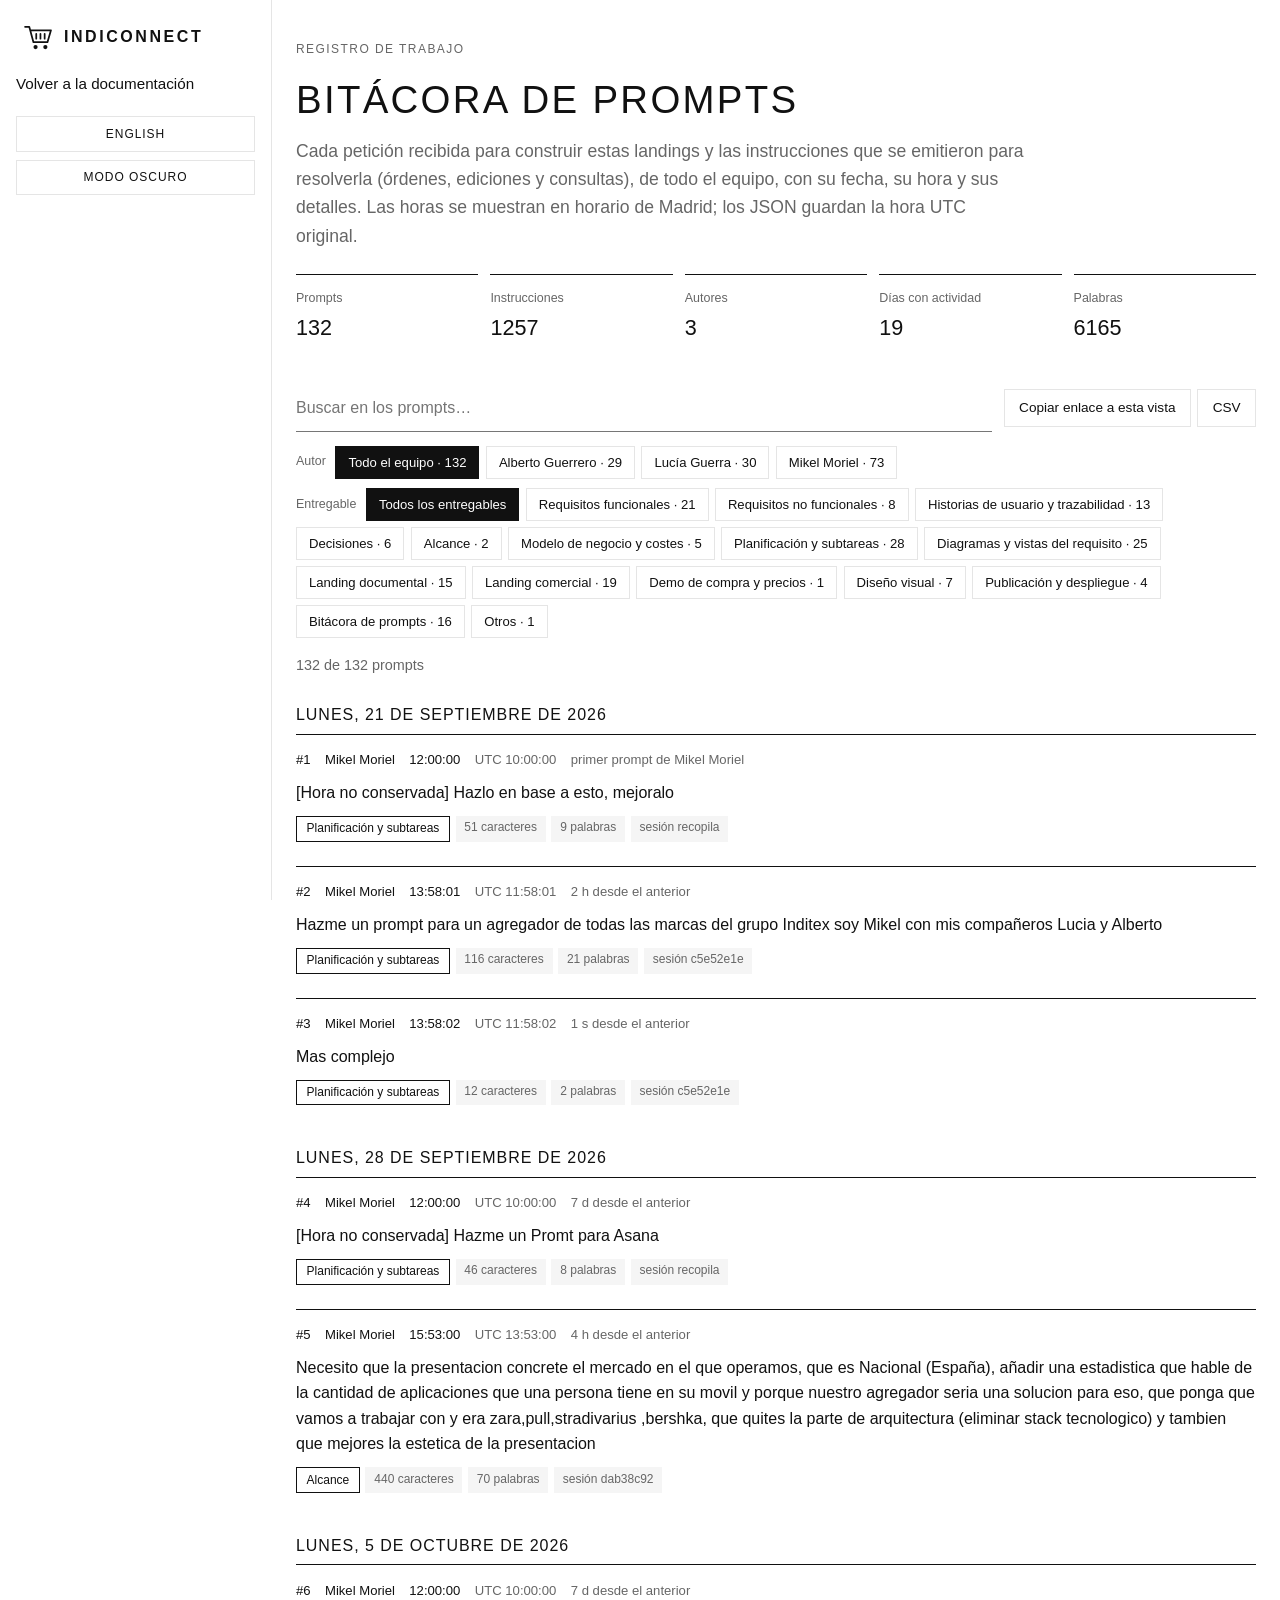
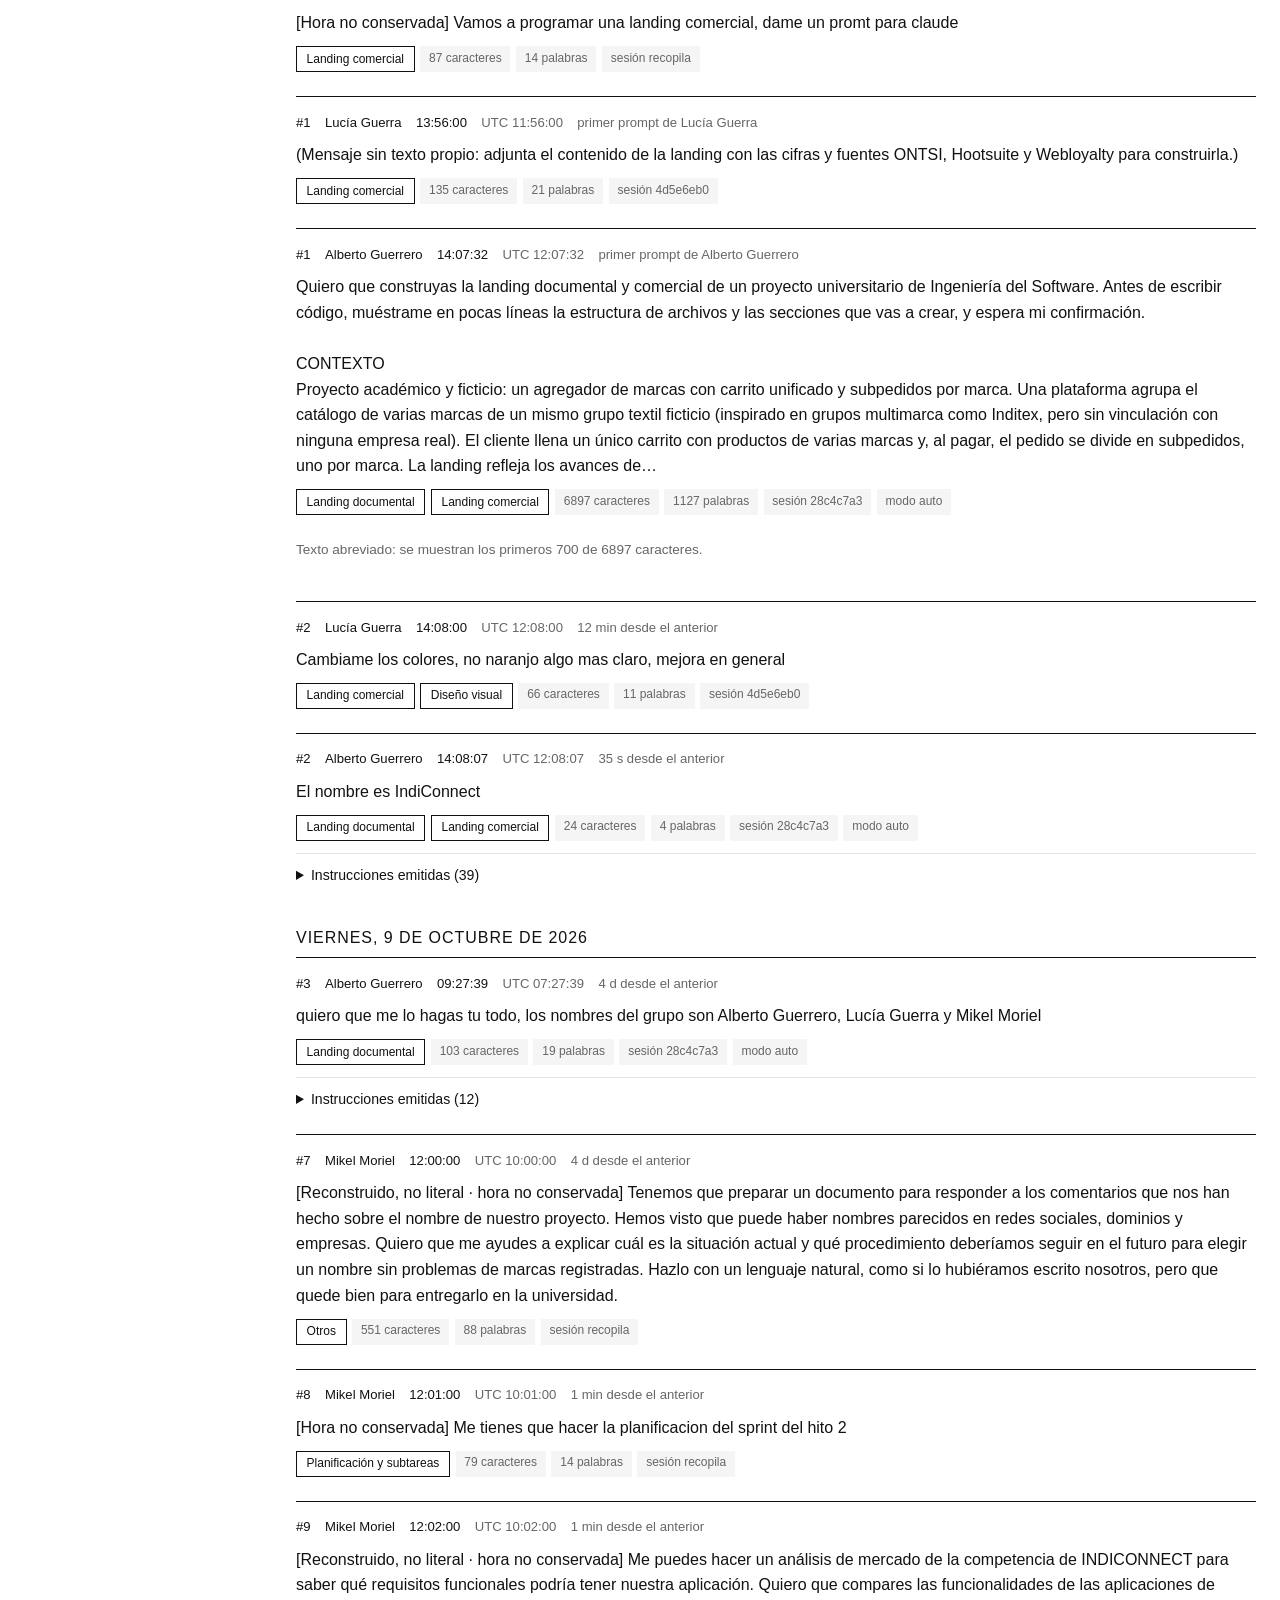
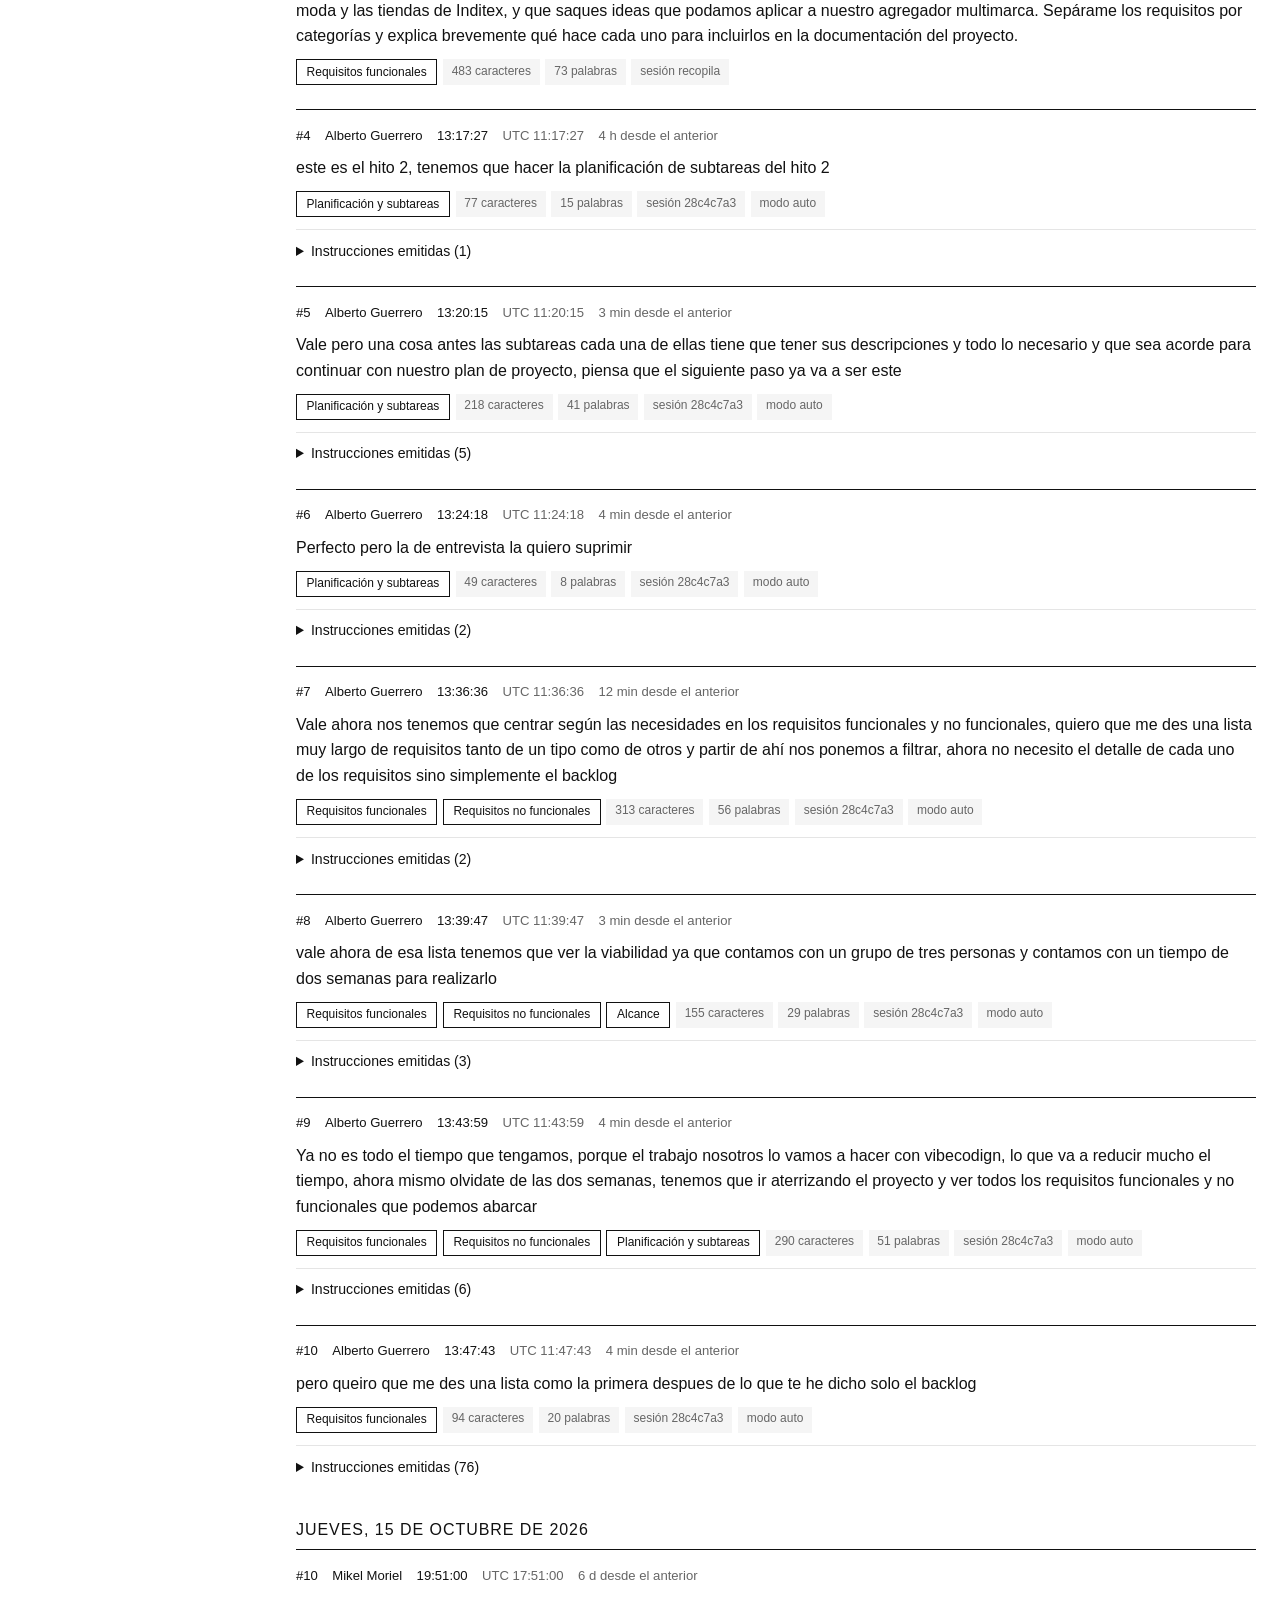
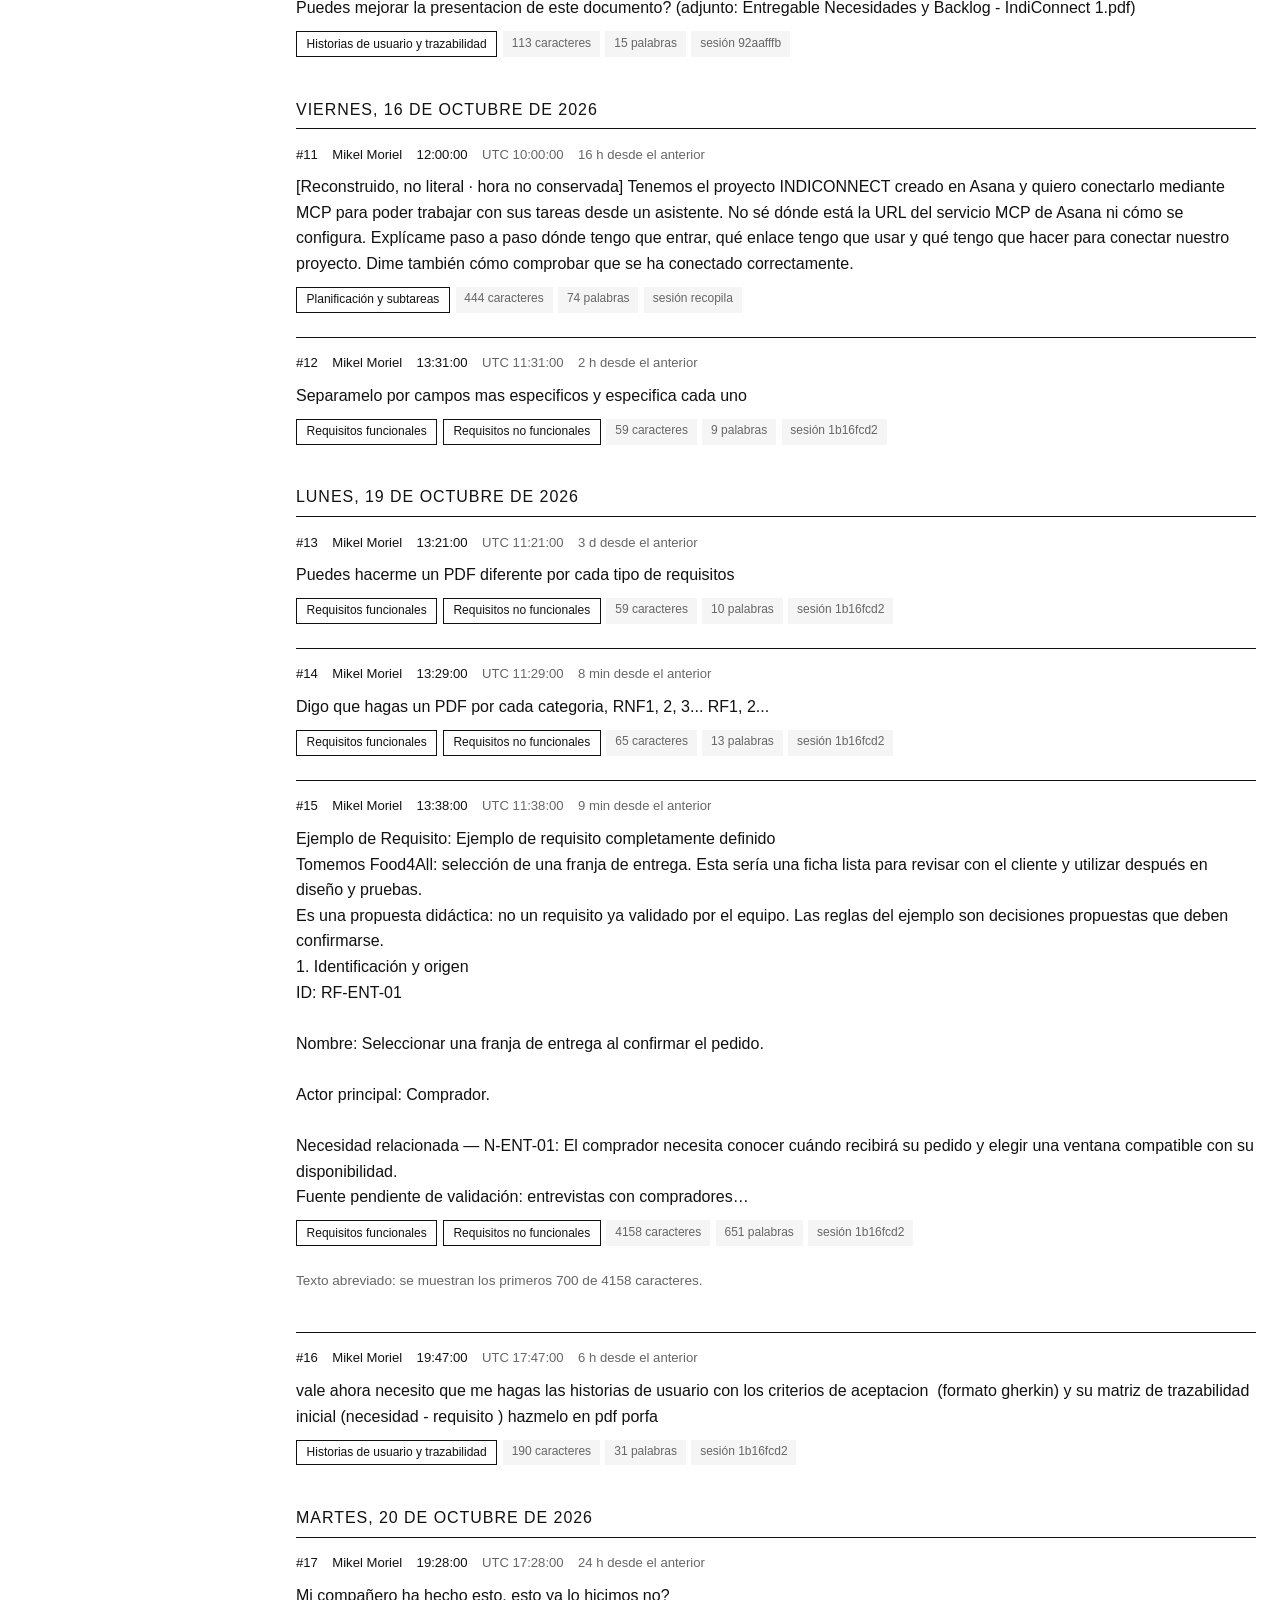
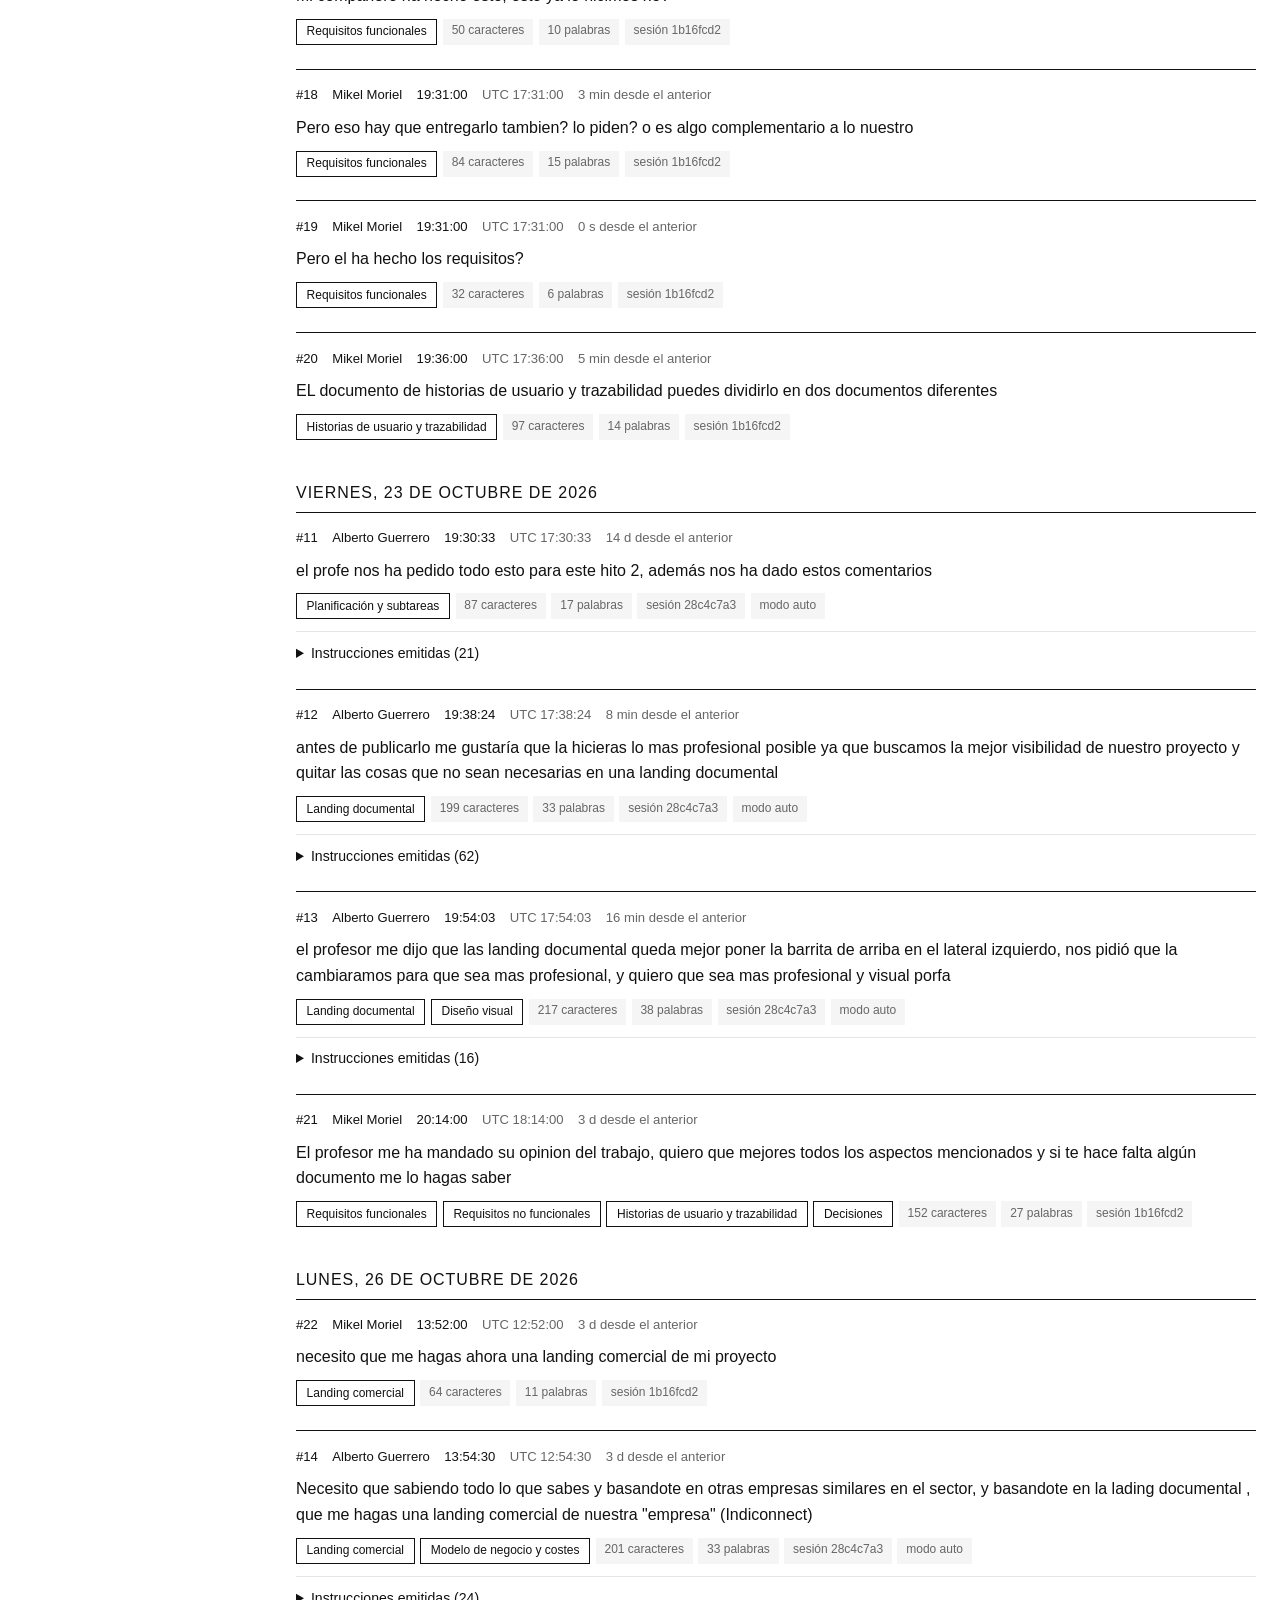
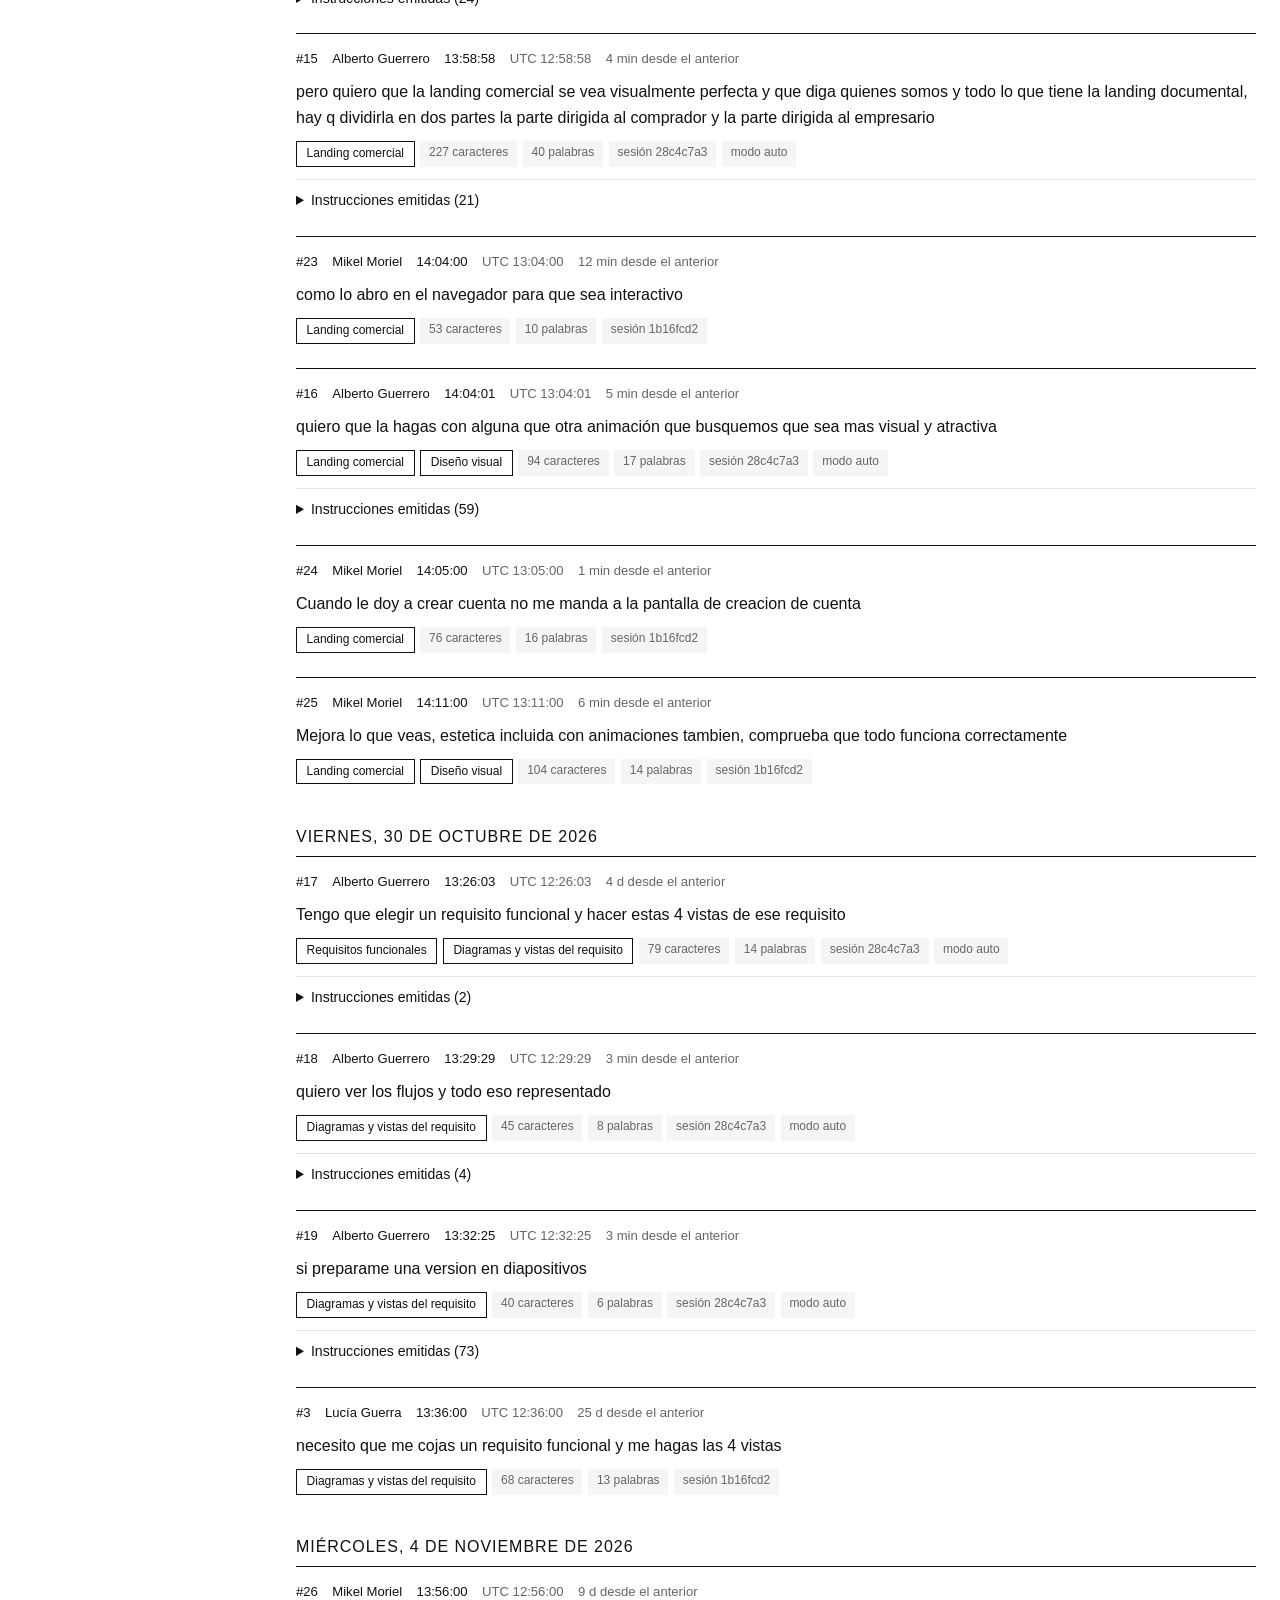
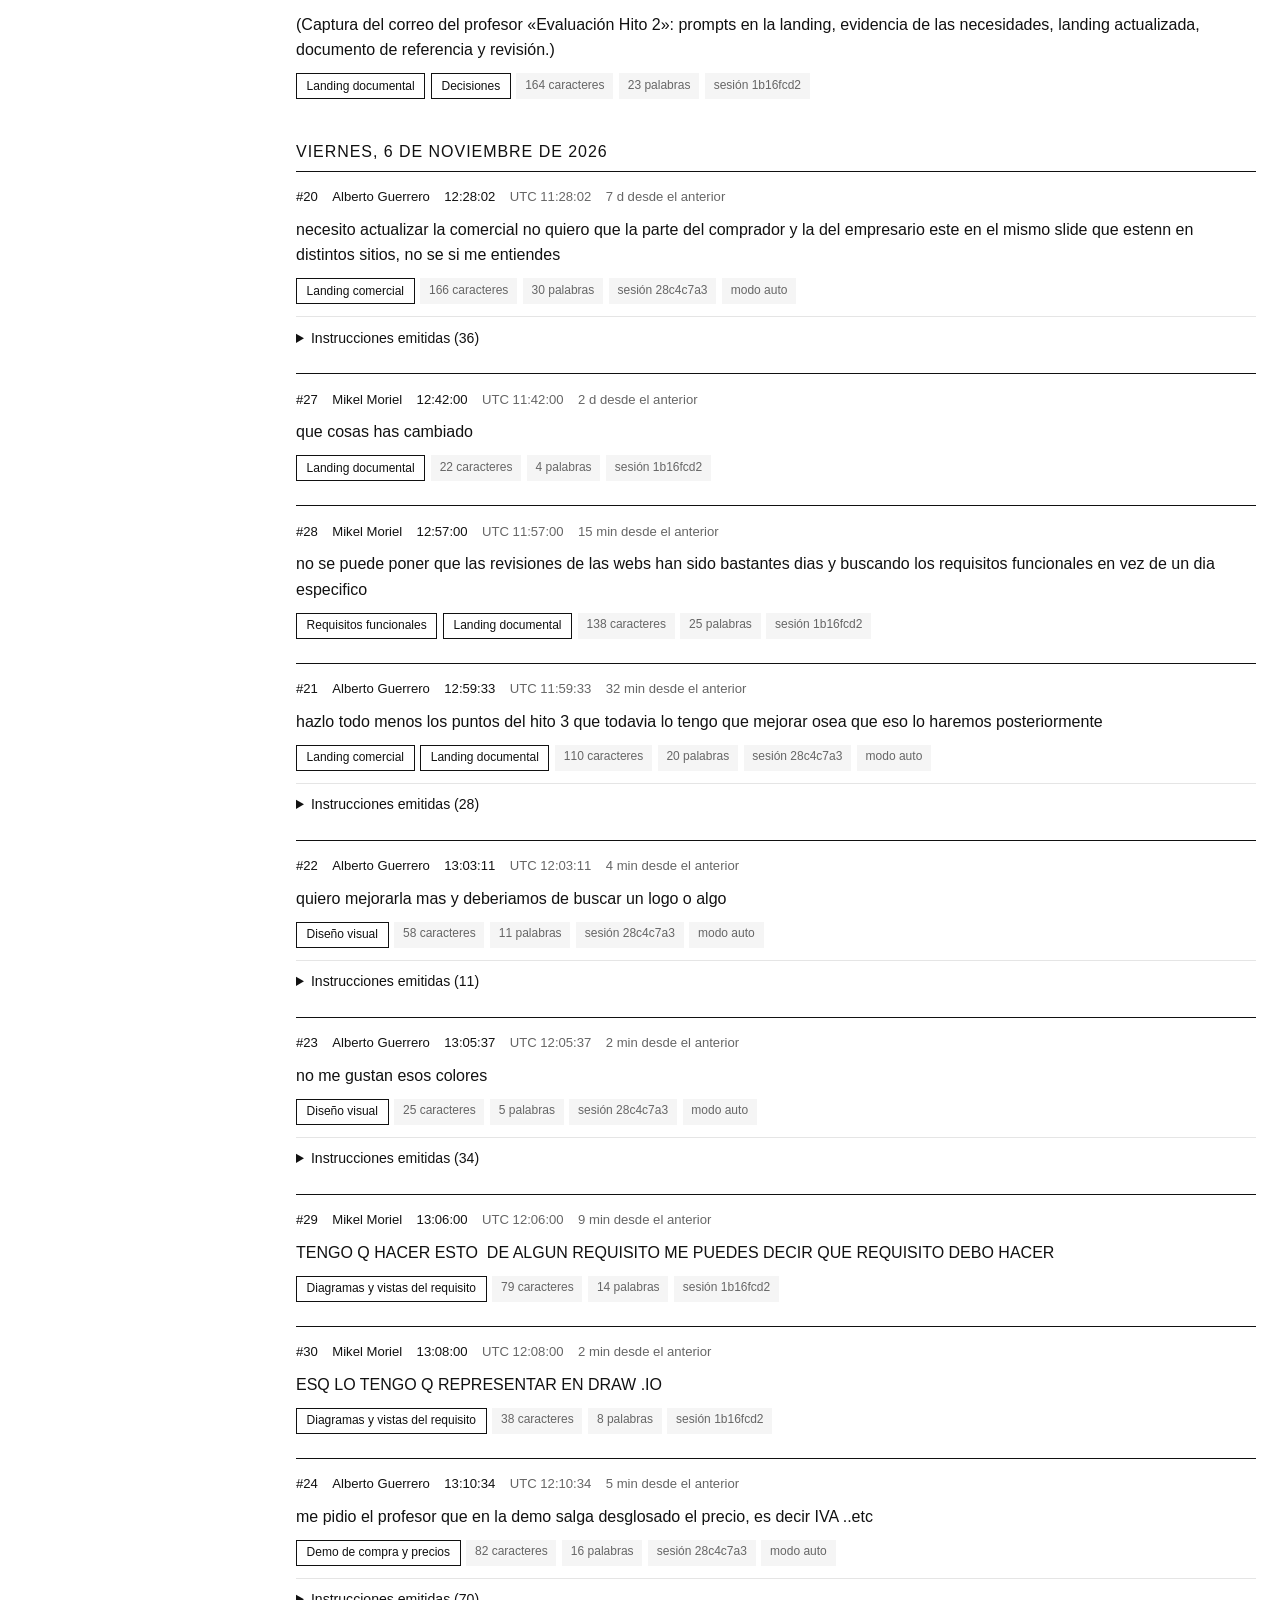
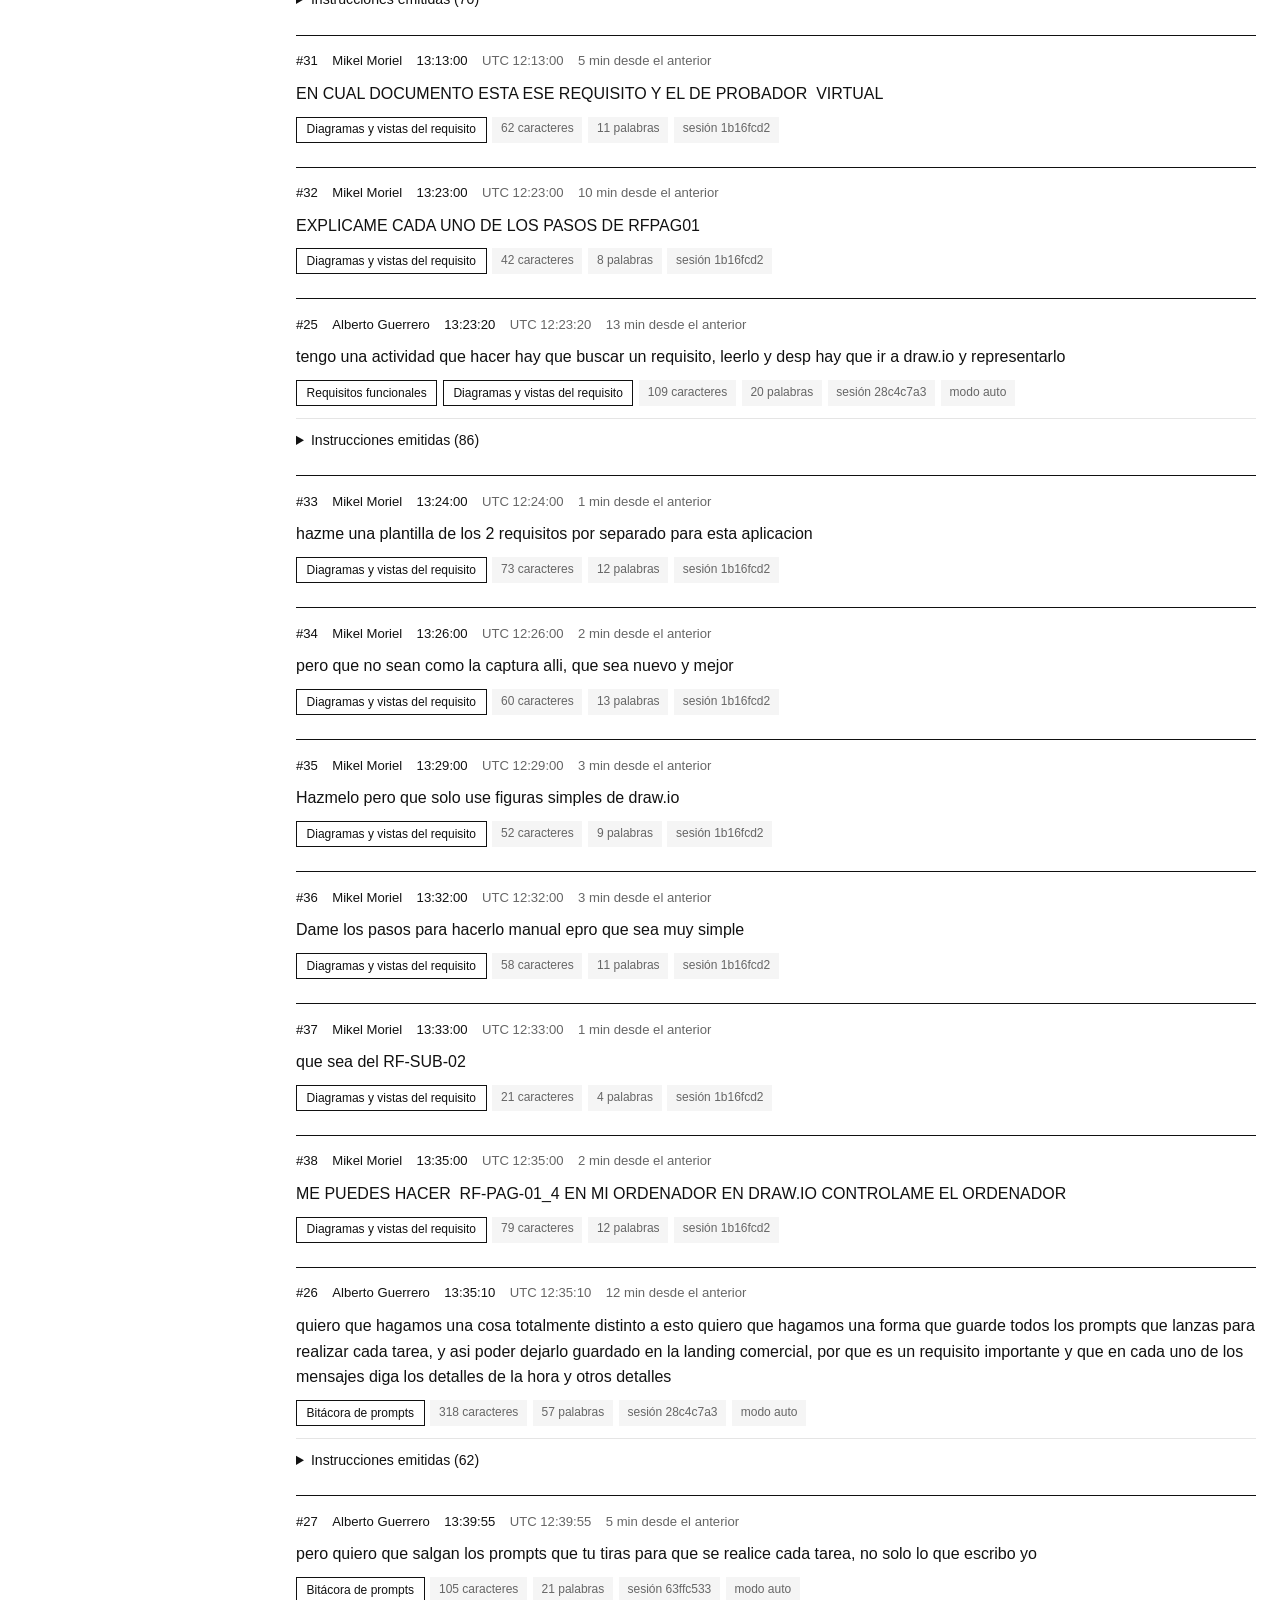
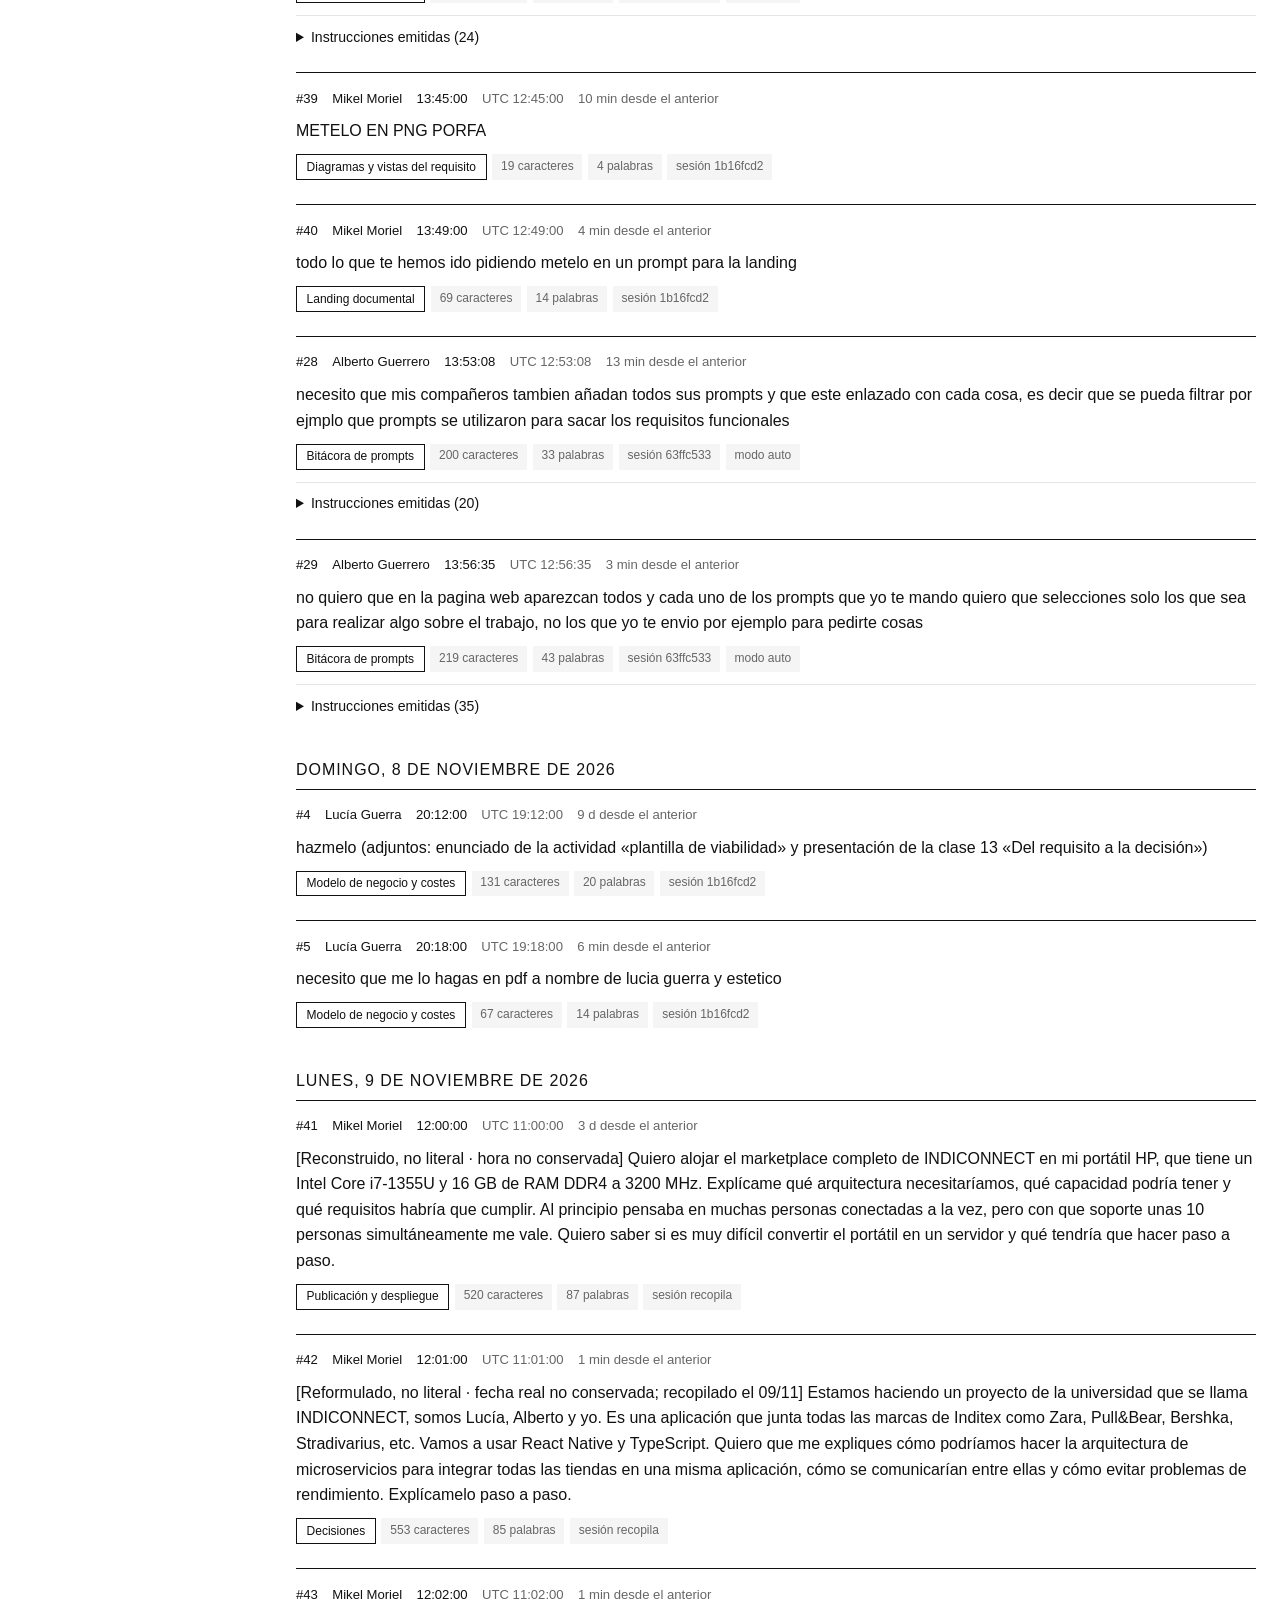
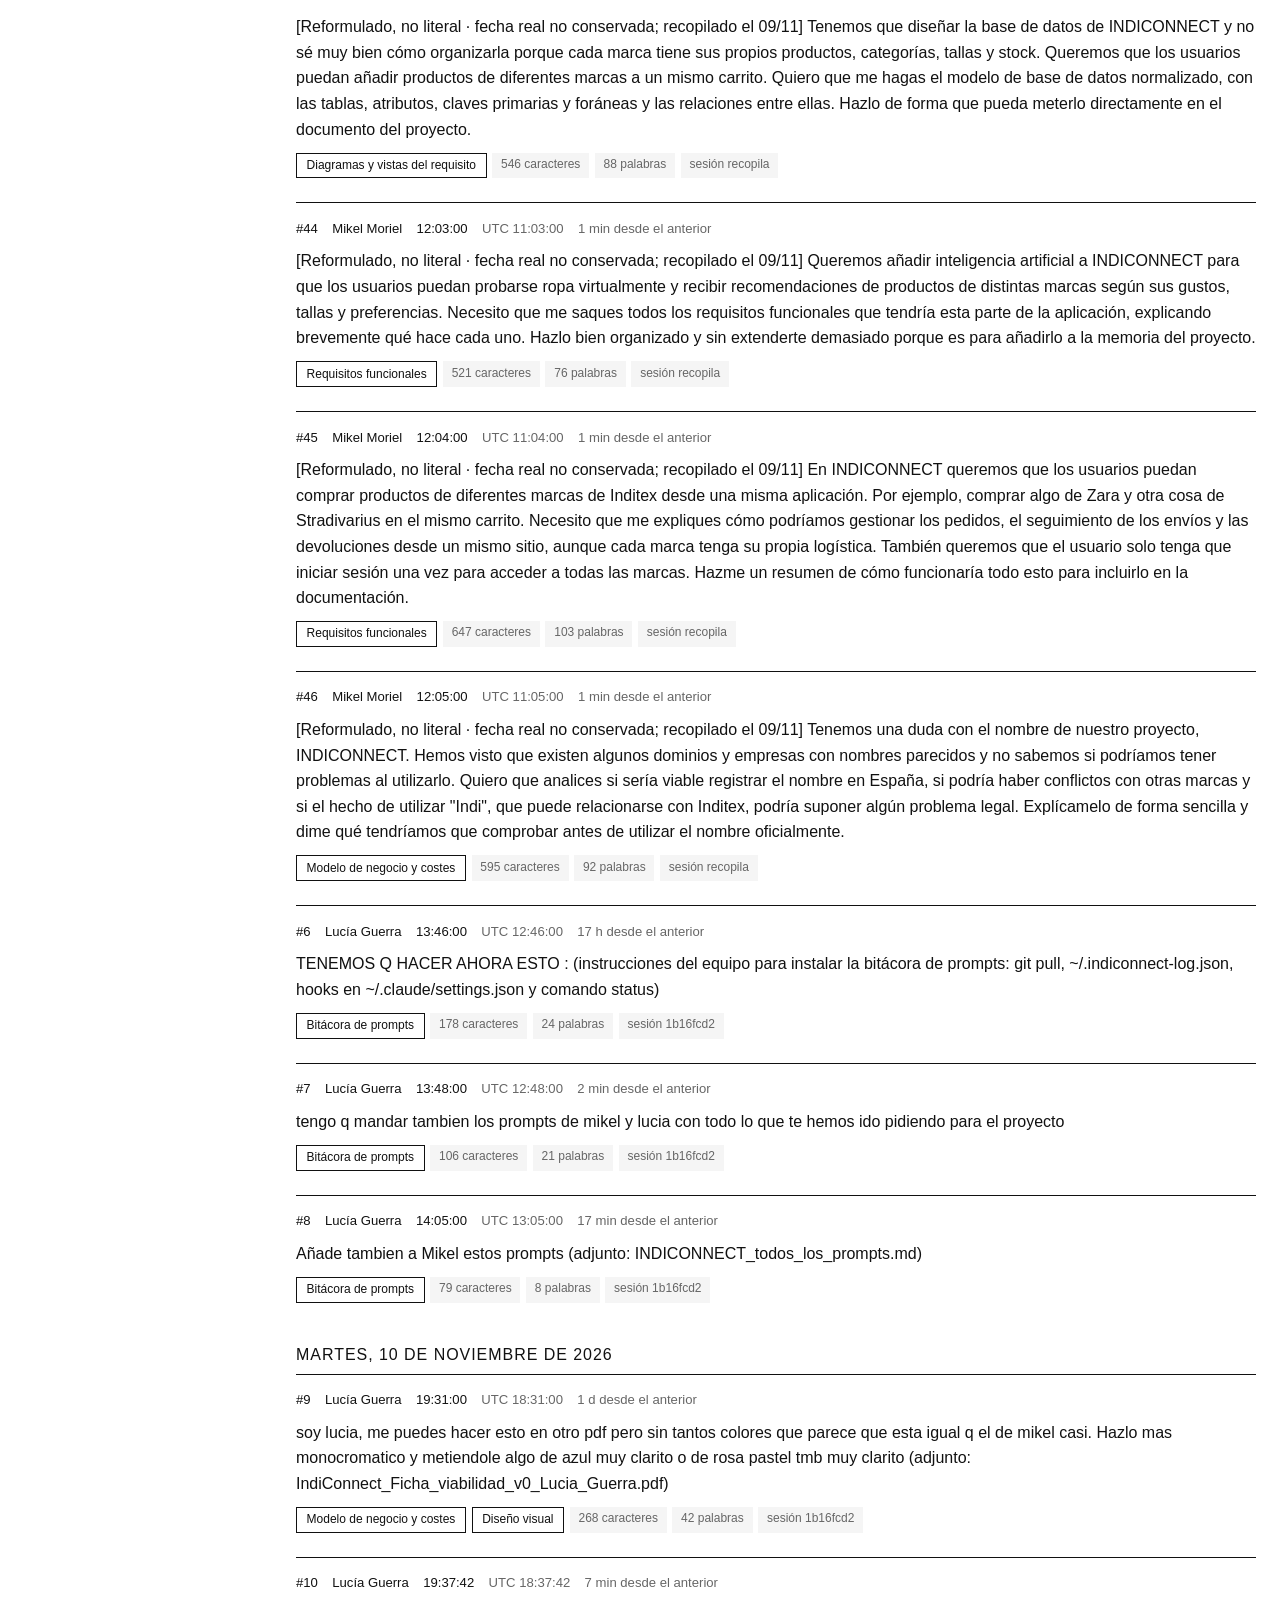
<file: comercial/bitacora/index.html>
<!doctype html>
<html lang="es">
<head>
  <meta charset="utf-8">
  <meta name="viewport" content="width=device-width, initial-scale=1">
  <meta name="robots" content="noindex">
  <title>Bitácora de prompts · IndiConnect</title>
  <!-- La bitácora se ha movido a la landing documental: /bitacora/ -->
  <meta http-equiv="refresh" content="0; url=../../bitacora/">
  <script>location.replace("../../bitacora/" + location.search + location.hash);</script>
</head>
<body>
  <p>La bitácora de prompts está ahora en la <a href="../../bitacora/">landing documental</a>.</p>
</body>
</html>
</file>
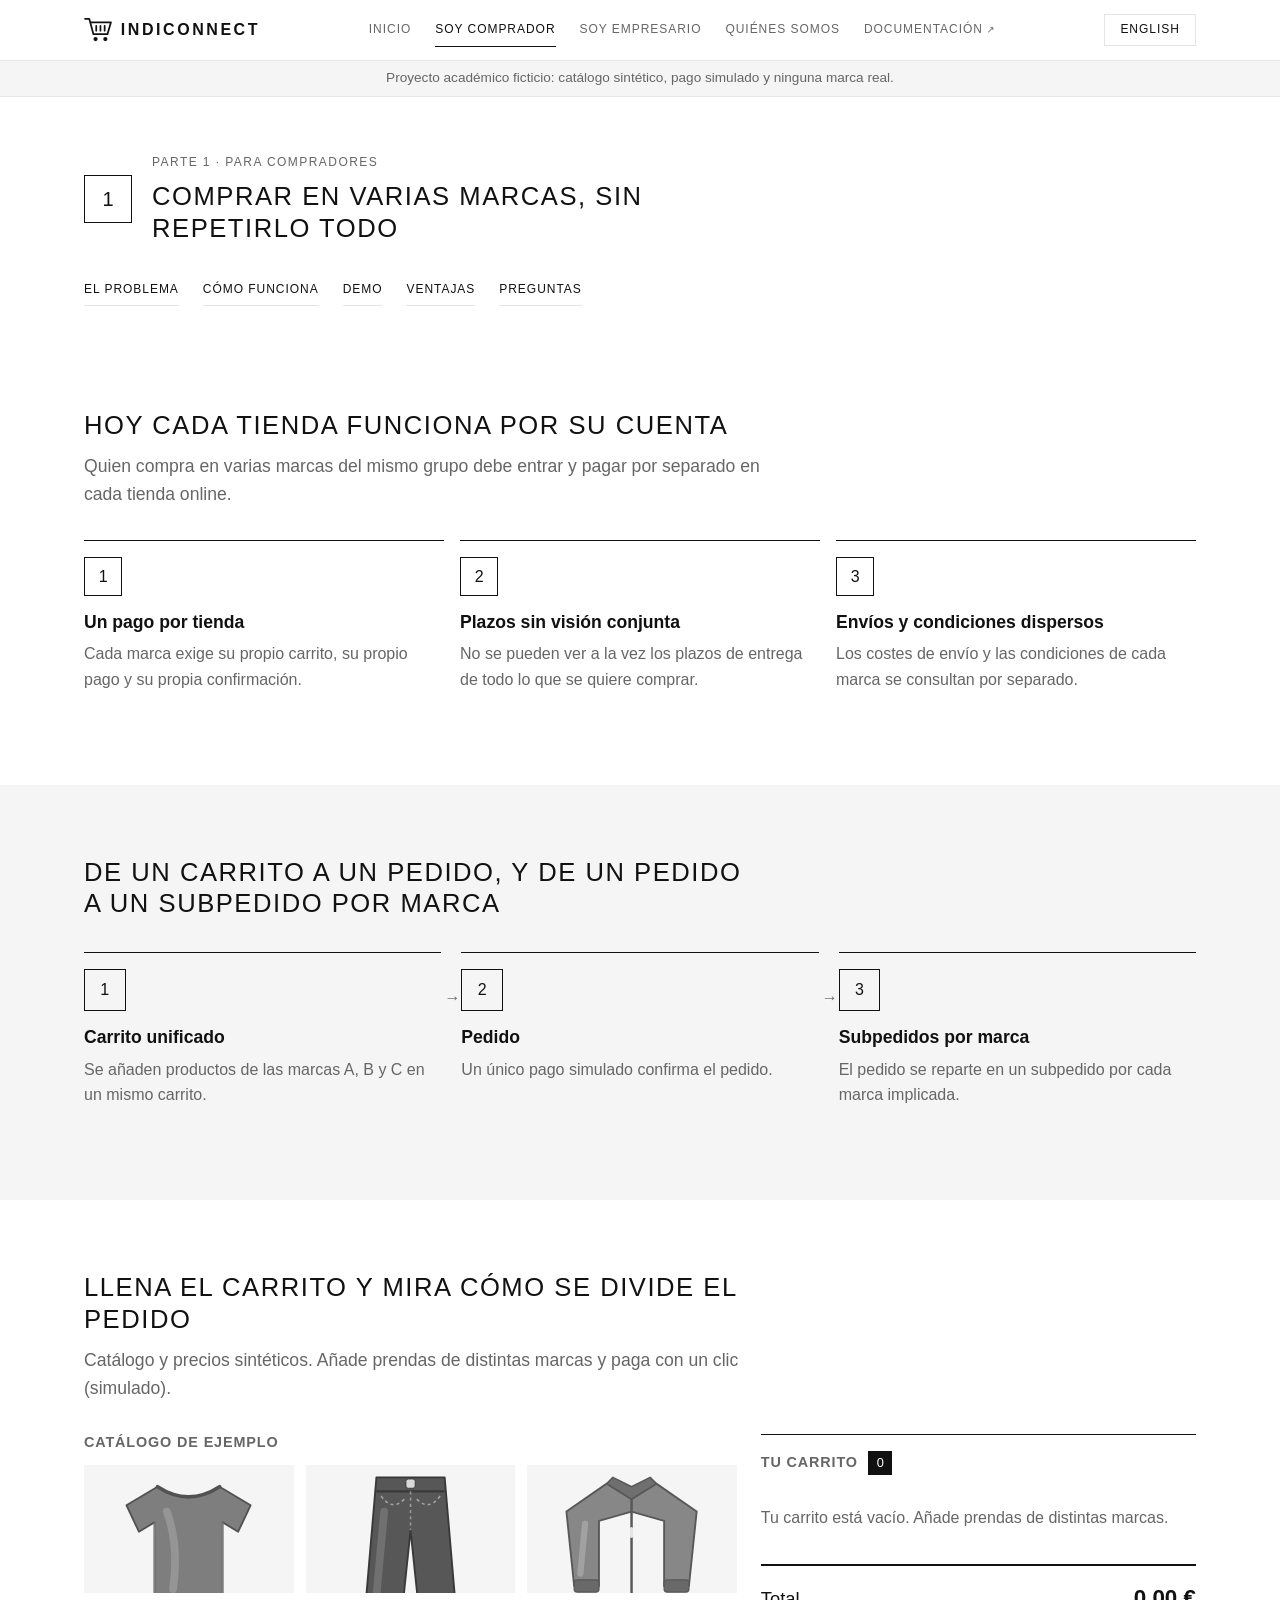
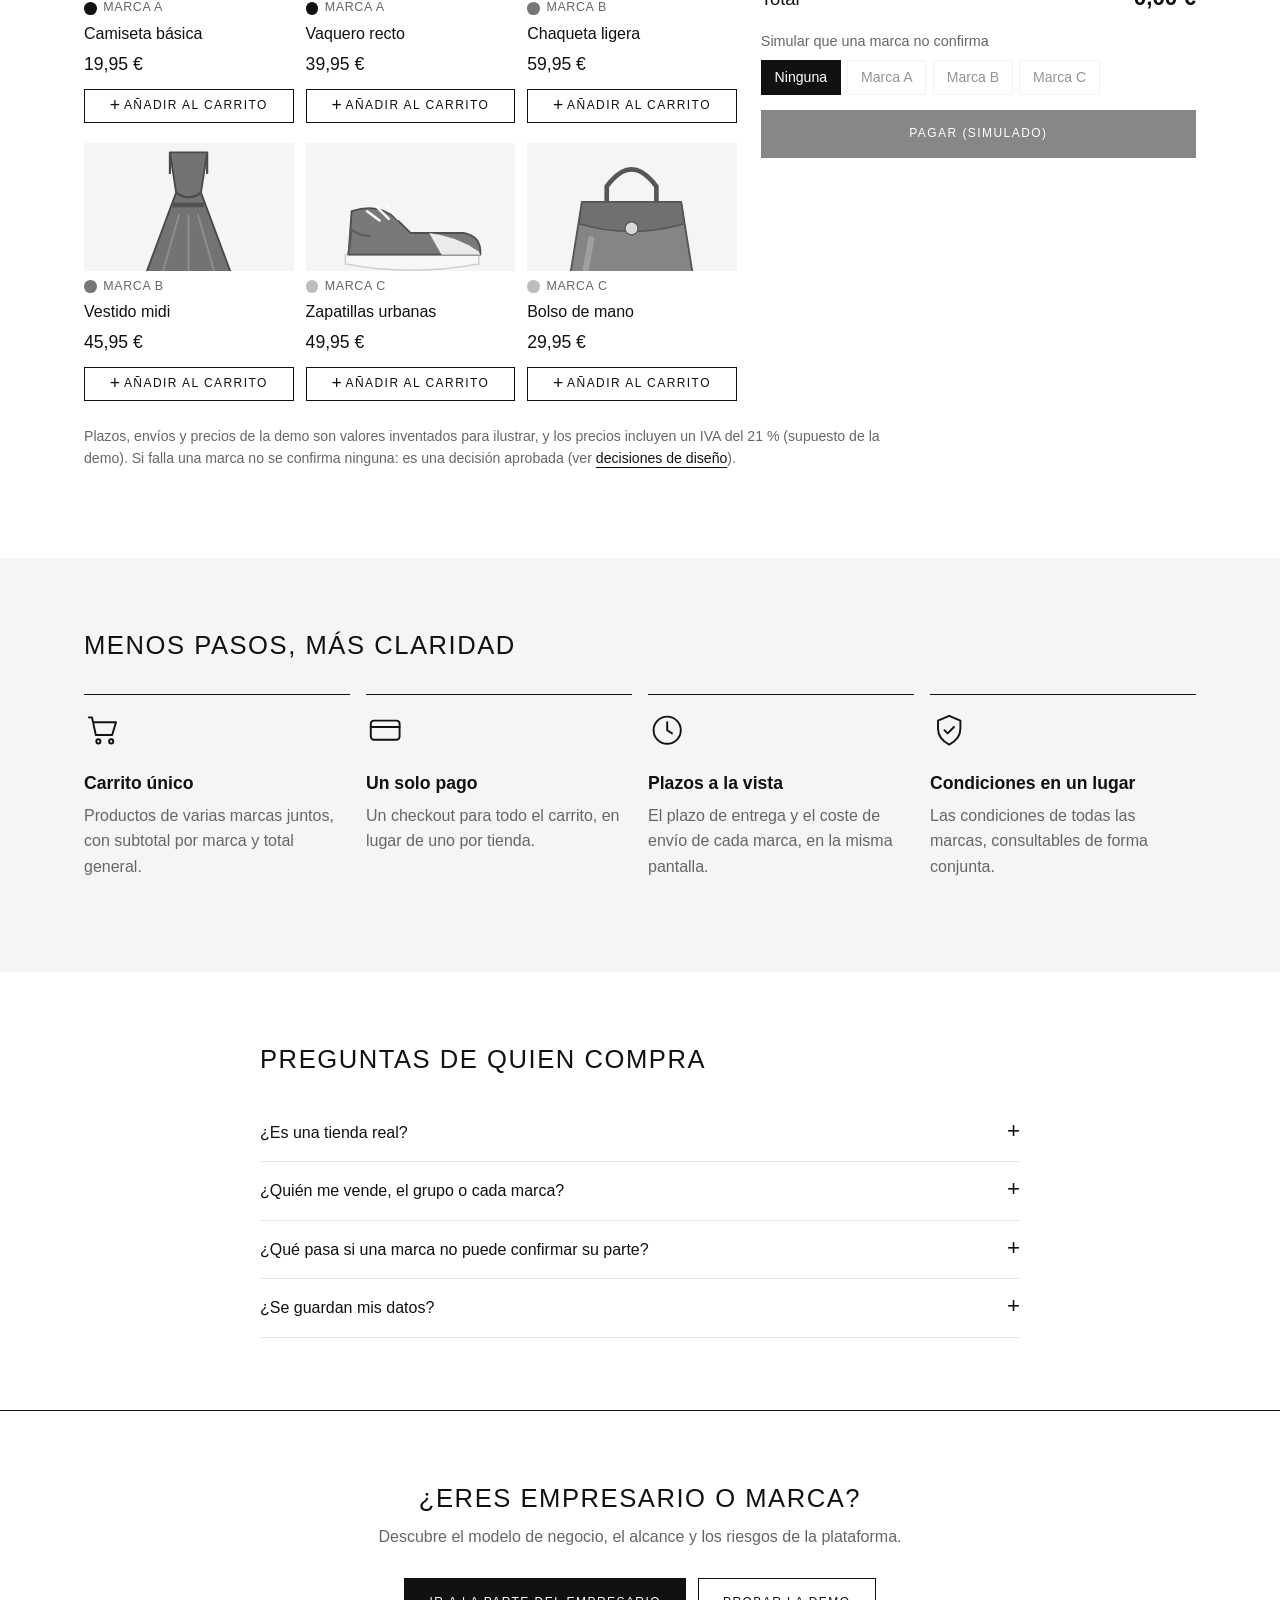
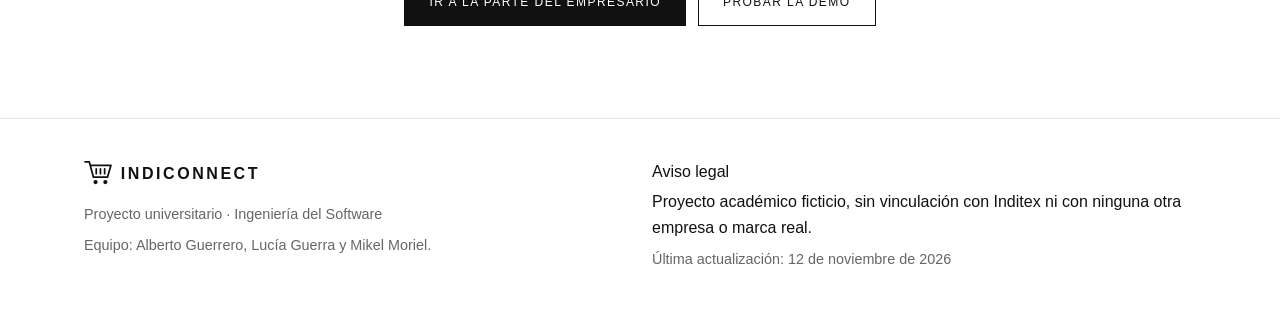
<file: comercial/comprador/index.html>
<!doctype html>
<html lang="es" data-en-title="IndiConnect · For shoppers: one cart, one payment" data-en-desc="What you gain by buying from several brands of the group with a single cart and a single payment. Includes a demo with a synthetic catalogue. Fictional academic project.">
<head>
  <meta charset="utf-8">
  <meta name="viewport" content="width=device-width, initial-scale=1">
  <meta name="color-scheme" content="light dark">
  <meta name="description" content="Qué ganas al comprar en varias marcas del grupo con un único carrito y un único pago. Incluye una demo con catálogo sintético. Proyecto académico ficticio.">
  <meta name="theme-color" content="#ffffff" media="(prefers-color-scheme: light)">
  <meta name="theme-color" content="#111111" media="(prefers-color-scheme: dark)">
  <meta property="og:type" content="website">
  <meta property="og:locale" content="es_ES">
  <meta property="og:title" content="IndiConnect · Para compradores">
  <meta property="og:description" content="Qué ganas al comprar en varias marcas del grupo con un único carrito y un único pago. Incluye una demo con catálogo sintético. Proyecto académico ficticio.">
  <meta property="og:image" content="https://albrtoguerrero.github.io/indiconnect-landing/assets/og.png">
  <meta property="og:image:width" content="1200">
  <meta property="og:image:height" content="630">
  <meta property="og:image:alt" content="IndiConnect: todas las marcas del grupo, un solo carrito. Proyecto académico ficticio.">
  <meta name="twitter:card" content="summary_large_image">
  <title>IndiConnect · Para compradores: un carrito, un pago</title>
  <link rel="icon" href="../../assets/favicon.svg" type="image/svg+xml">
  <link rel="stylesheet" href="../styles.css">
  <link rel="stylesheet" href="../extras.css">
  <script>document.documentElement.className += " js";</script>
  <script src="../../js/lang.js"></script>
  <script src="../../js/content.js"></script>
  <script src="../../js/content.en.js"></script>
  <script src="../i18n.js"></script>
  <script src="../art.js"></script>
  <script src="../app.js" defer></script>
  <script src="../demo.js" defer></script>
</head>
<body class="subpage">
  <a class="skip-link" href="#main" data-i18n="skip">Saltar al contenido</a>

  <header class="top" id="top">
    <div class="wrap top-inner">
      <a class="logo" href="../" aria-label="IndiConnect" data-i18n-aria="logoAria">
        <span class="logo-dot" aria-hidden="true"></span><span>IndiConnect</span>
      </a>
      <nav id="top-nav" aria-label="Secciones de la página" data-i18n-aria="navAria">
        <ul>
          <li><a href="../" data-i18n="navHome">Inicio</a></li>
          <li><a href="./" data-i18n="navBuy" aria-current="true">Soy comprador</a></li>
          <li><a href="../empresario/" data-i18n="navBiz">Soy empresario</a></li>
          <li><a href="../#nosotros" data-i18n="navUs">Quiénes somos</a></li>
          <li><a href="../../" class="ext" data-i18n="navDocs">Documentación</a></li>
        </ul>
      </nav>
      <button type="button" class="lang-btn" id="lang-toggle" aria-label="Cambiar el idioma a inglés">English</button>
    </div>
  </header>

  <div class="demo-banner" role="note">
    <div class="wrap" data-i18n="banner">Proyecto académico ficticio: catálogo sintético, pago simulado y ninguna marca real.</div>
  </div>

  <main id="main" tabindex="-1">

    <div class="part part--buy" id="comprador">
      <div class="wrap">
        <header class="part-banner reveal">
          <span class="part-num">1</span>
          <div>
            <p class="eyebrow" data-i18n="p1Eyebrow">Parte 1 · Para compradores</p>
            <h2 data-i18n="p1Title">Comprar en varias marcas, sin repetirlo todo</h2>
          </div>
        </header>
        <nav class="pills" aria-label="Contenido de la parte del comprador" data-i18n-aria="p1Nav">
          <ul>
            <li><a href="#c-problema" data-i18n="p1a">El problema</a></li>
            <li><a href="#c-como" data-i18n="p1b">Cómo funciona</a></li>
            <li><a href="#demo" data-i18n="p1c">Demo</a></li>
            <li><a href="#c-ventajas" data-i18n="p1d">Ventajas</a></li>
            <li><a href="#c-faq" data-i18n="p1e">Preguntas</a></li>
          </ul>
        </nav>
      </div>

      <section class="block" id="c-problema">
        <div class="wrap">
          <h3 class="h-sec reveal" id="c-problema-title"></h3>
          <p class="sub reveal" id="c-problema-intro"></p>
          <ul class="cards3" id="c-problema-list"></ul>
        </div>
      </section>

      <section class="block block--alt" id="c-como">
        <div class="wrap">
          <h3 class="h-sec reveal" data-i18n="howTitle">De un carrito a un pedido, y de un pedido a un subpedido por marca</h3>
          <ol class="steps" id="c-como-list"></ol>
        </div>
      </section>

      <section class="block" id="demo">
        <div class="wrap">
          <h3 class="h-sec reveal" data-i18n="demoTitle">Llena el carrito y mira cómo se divide el pedido</h3>
          <p class="sub reveal" data-i18n="demoSub">Catálogo y precios sintéticos. Añade prendas de distintas marcas y paga con un clic (simulado).</p>

          <div class="demo">
            <div class="demo-shop">
              <h4 class="demo-title" data-i18n="demoCatalog">Catálogo de ejemplo</h4>
              <ul id="catalog" class="catalog"></ul>
            </div>
            <aside class="demo-cart" aria-labelledby="cart-title">
              <h4 id="cart-title" class="demo-title"><span data-i18n="mockCart">Tu carrito</span> <span class="count" id="cart-count">0</span></h4>
              <div id="cart" aria-live="polite"></div>
              <dl class="breakdown" id="breakdown" aria-label="Desglose del importe" data-i18n-aria="bdAria"></dl>
              <div class="cart-total"><span data-i18n="total">Total</span><strong id="cart-total">0,00 €</strong></div>
              <fieldset class="failpick">
                <legend data-i18n="simFail">Simular que una marca no confirma</legend>
                <div class="failpick-opts" id="failpick"></div>
              </fieldset>
              <button type="button" class="btn btn--block" id="pay" disabled data-i18n="pay">Pagar (simulado)</button>
              <div id="result" class="result" aria-live="polite"></div>
            </aside>
          </div>
          <p class="fine"><span data-i18n="demoFine1">Plazos, envíos y precios de la demo son valores inventados para ilustrar, y los precios incluyen un IVA del 21 % (supuesto de la demo). Si falla una marca no se confirma ninguna: es una decisión aprobada (ver</span> <a href="../empresario/#e-decisiones" data-i18n="demoFineLink">decisiones de diseño</a><span data-i18n="demoFine2">).</span></p>
        </div>
      </section>

      <section class="block block--alt" id="c-ventajas">
        <div class="wrap">
          <h3 class="h-sec reveal" data-i18n="advTitle">Menos pasos, más claridad</h3>
          <ul class="cards4">
            <li class="card reveal">
              <svg class="svg-ico" viewBox="0 0 24 24" aria-hidden="true"><path d="M3 4h2l2.4 11h10.2L20 7H6.2"/><circle cx="9" cy="19" r="1.3"/><circle cx="17" cy="19" r="1.3"/></svg>
              <h4 data-i18n="adv1t">Carrito único</h4>
              <p data-i18n="adv1p">Productos de varias marcas juntos, con subtotal por marca y total general.</p>
            </li>
            <li class="card reveal">
              <svg class="svg-ico" viewBox="0 0 24 24" aria-hidden="true"><rect x="3" y="6" width="18" height="12" rx="2"/><path d="M3 10h18"/></svg>
              <h4 data-i18n="adv2t">Un solo pago</h4>
              <p data-i18n="adv2p">Un checkout para todo el carrito, en lugar de uno por tienda.</p>
            </li>
            <li class="card reveal">
              <svg class="svg-ico" viewBox="0 0 24 24" aria-hidden="true"><circle cx="12" cy="12" r="8.5"/><path d="M12 7v5l3 2"/></svg>
              <h4 data-i18n="adv3t">Plazos a la vista</h4>
              <p data-i18n="adv3p">El plazo de entrega y el coste de envío de cada marca, en la misma pantalla.</p>
            </li>
            <li class="card reveal">
              <svg class="svg-ico" viewBox="0 0 24 24" aria-hidden="true"><path d="M12 3l7 3v5c0 4.5-3 8-7 10-4-2-7-5.5-7-10V6z"/><path d="M9 12l2 2 4-4"/></svg>
              <h4 data-i18n="adv4t">Condiciones en un lugar</h4>
              <p data-i18n="adv4p">Las condiciones de todas las marcas, consultables de forma conjunta.</p>
            </li>
          </ul>
        </div>
      </section>

      <section class="block" id="c-faq">
        <div class="wrap narrow">
          <h3 class="h-sec reveal" data-i18n="faqBuyTitle">Preguntas de quien compra</h3>
          <div class="faq">
            <details>
              <summary data-i18n="fb1q">¿Es una tienda real?</summary>
              <p data-i18n="fb1a">No. Es un proyecto académico ficticio de Ingeniería del Software, sin vinculación con Inditex ni con ninguna otra empresa o marca real. No se vende nada ni se procesa ningún pago.</p>
            </details>
            <details>
              <summary data-i18n="fb2q">¿Quién me vende, el grupo o cada marca?</summary>
              <p data-i18n="fb2a">En el diseño propuesto, el grupo es el único vendedor frente a ti. Los subpedidos solo reparten el cumplimiento (almacén y envío) entre las marcas.</p>
            </details>
            <details>
              <summary data-i18n="fb3q">¿Qué pasa si una marca no puede confirmar su parte?</summary>
              <p data-i18n="fb3a">No se confirma ninguna parte, para no dejar pedidos a medias, y no se cobra nada. Es una decisión aprobada.</p>
            </details>
            <details>
              <summary data-i18n="fb4q">¿Se guardan mis datos?</summary>
              <p data-i18n="fb4a">No. La demo funciona en tu navegador, no tiene servidor ni cuentas y no recoge datos personales. La página no usa trackers ni recursos de terceros.</p>
            </details>
          </div>
        </div>
      </section>
    </div>

    <section class="final">
      <div class="final-orb final-orb--1" aria-hidden="true"></div>
      <div class="final-orb final-orb--2" aria-hidden="true"></div>
      <div class="wrap">
        <h2 data-i18n="crossToBizT">¿Eres empresario o marca?</h2>
        <p data-i18n="crossToBizS">Descubre el modelo de negocio, el alcance y los riesgos de la plataforma.</p>
        <div class="cta-row cta-row--center">
          <a class="btn btn--light" href="../empresario/" data-i18n="crossToBizCta">Ir a la parte del empresario</a>
          <a class="btn btn--outline" href="#demo" data-i18n="finalCta1">Probar la demo</a>
        </div>
      </div>
    </section>
  </main>

  <footer class="foot">
    <div class="wrap foot-grid">
      <div>
        <a class="logo" href="../"><span class="logo-dot" aria-hidden="true"></span><span>IndiConnect</span></a>
        <p class="foot-note" data-i18n="footTag">Proyecto universitario · Ingeniería del Software</p>
        <p class="foot-note" data-i18n="footTeam">Equipo: Alberto Guerrero, Lucía Guerra y Mikel Moriel.</p>
      </div>
      <div>
        <p class="legal-label" data-i18n="legalLabel">Aviso legal</p>
        <p class="legal" data-i18n="legal">Proyecto académico ficticio, sin vinculación con Inditex ni con ninguna otra empresa o marca real.</p>
        <p class="foot-note" id="foot-updated"></p>
      </div>
    </div>
  </footer>
</body>
</html>
</file>
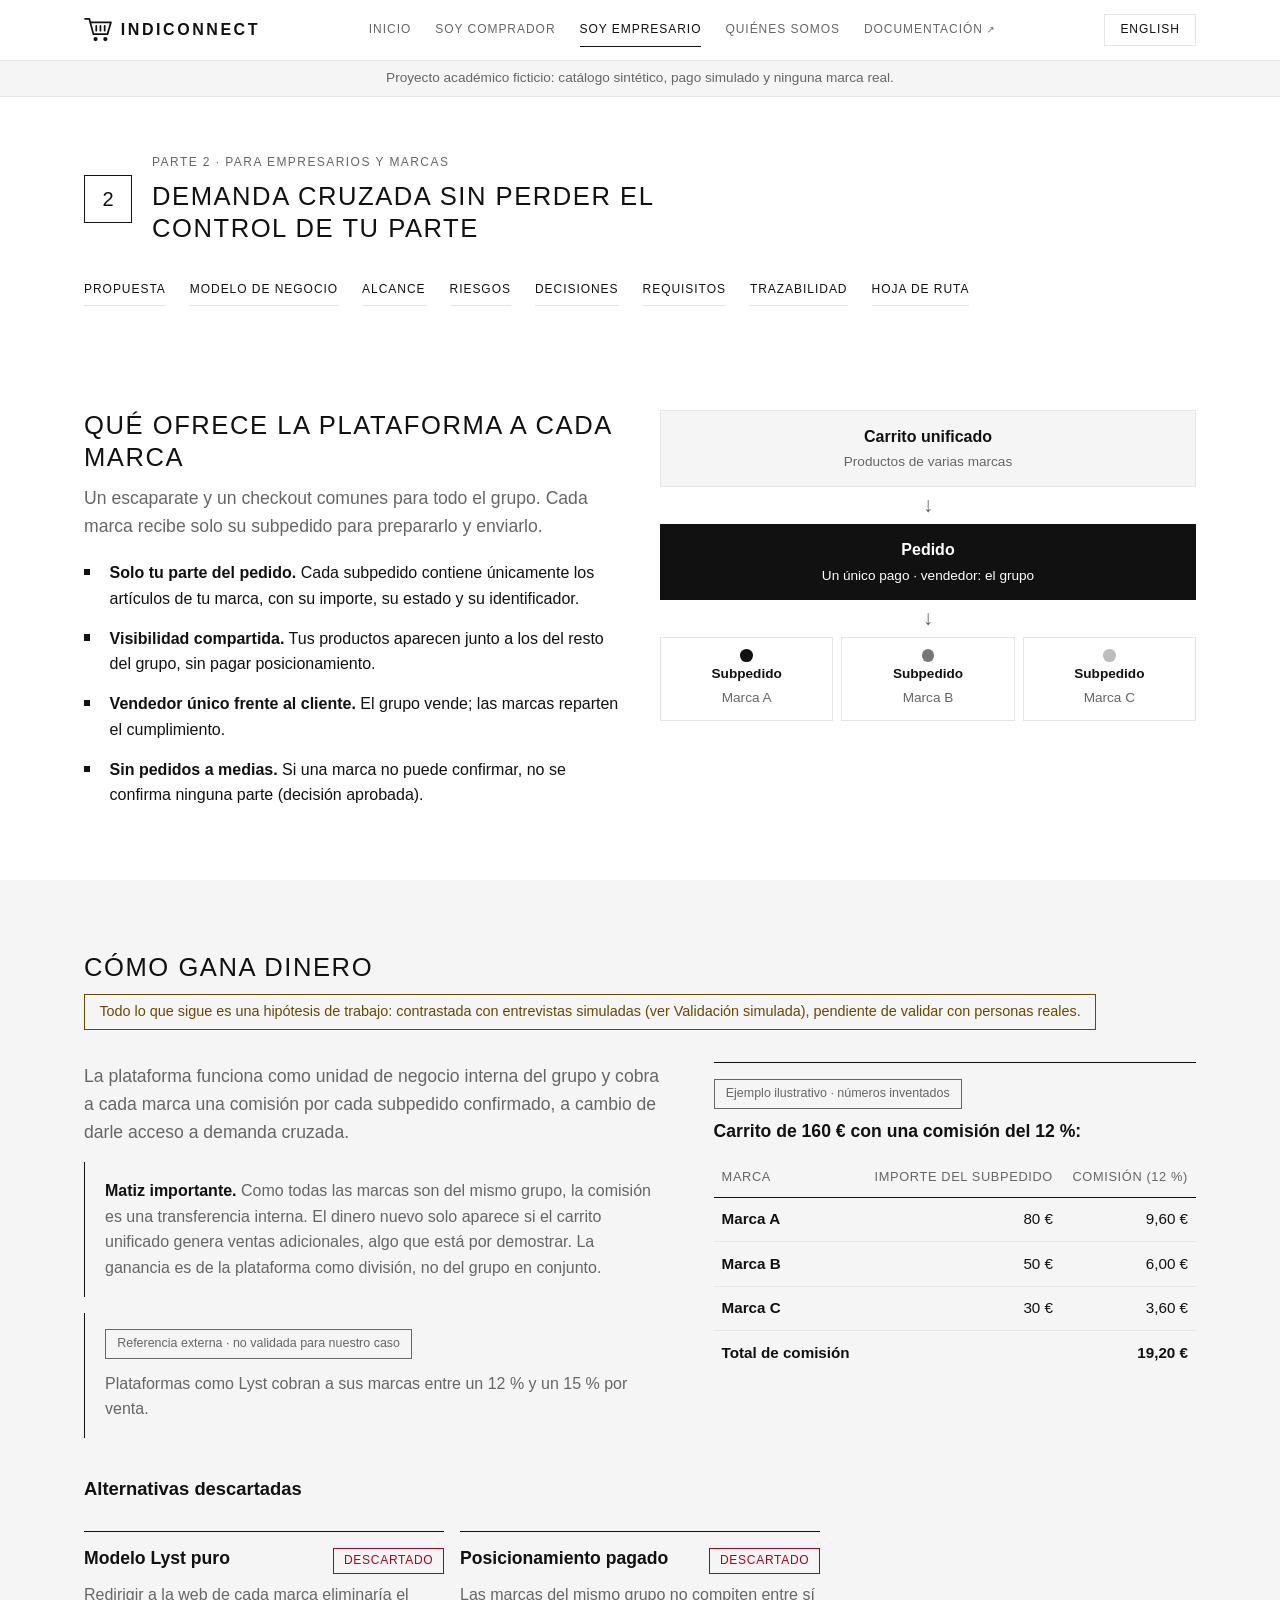
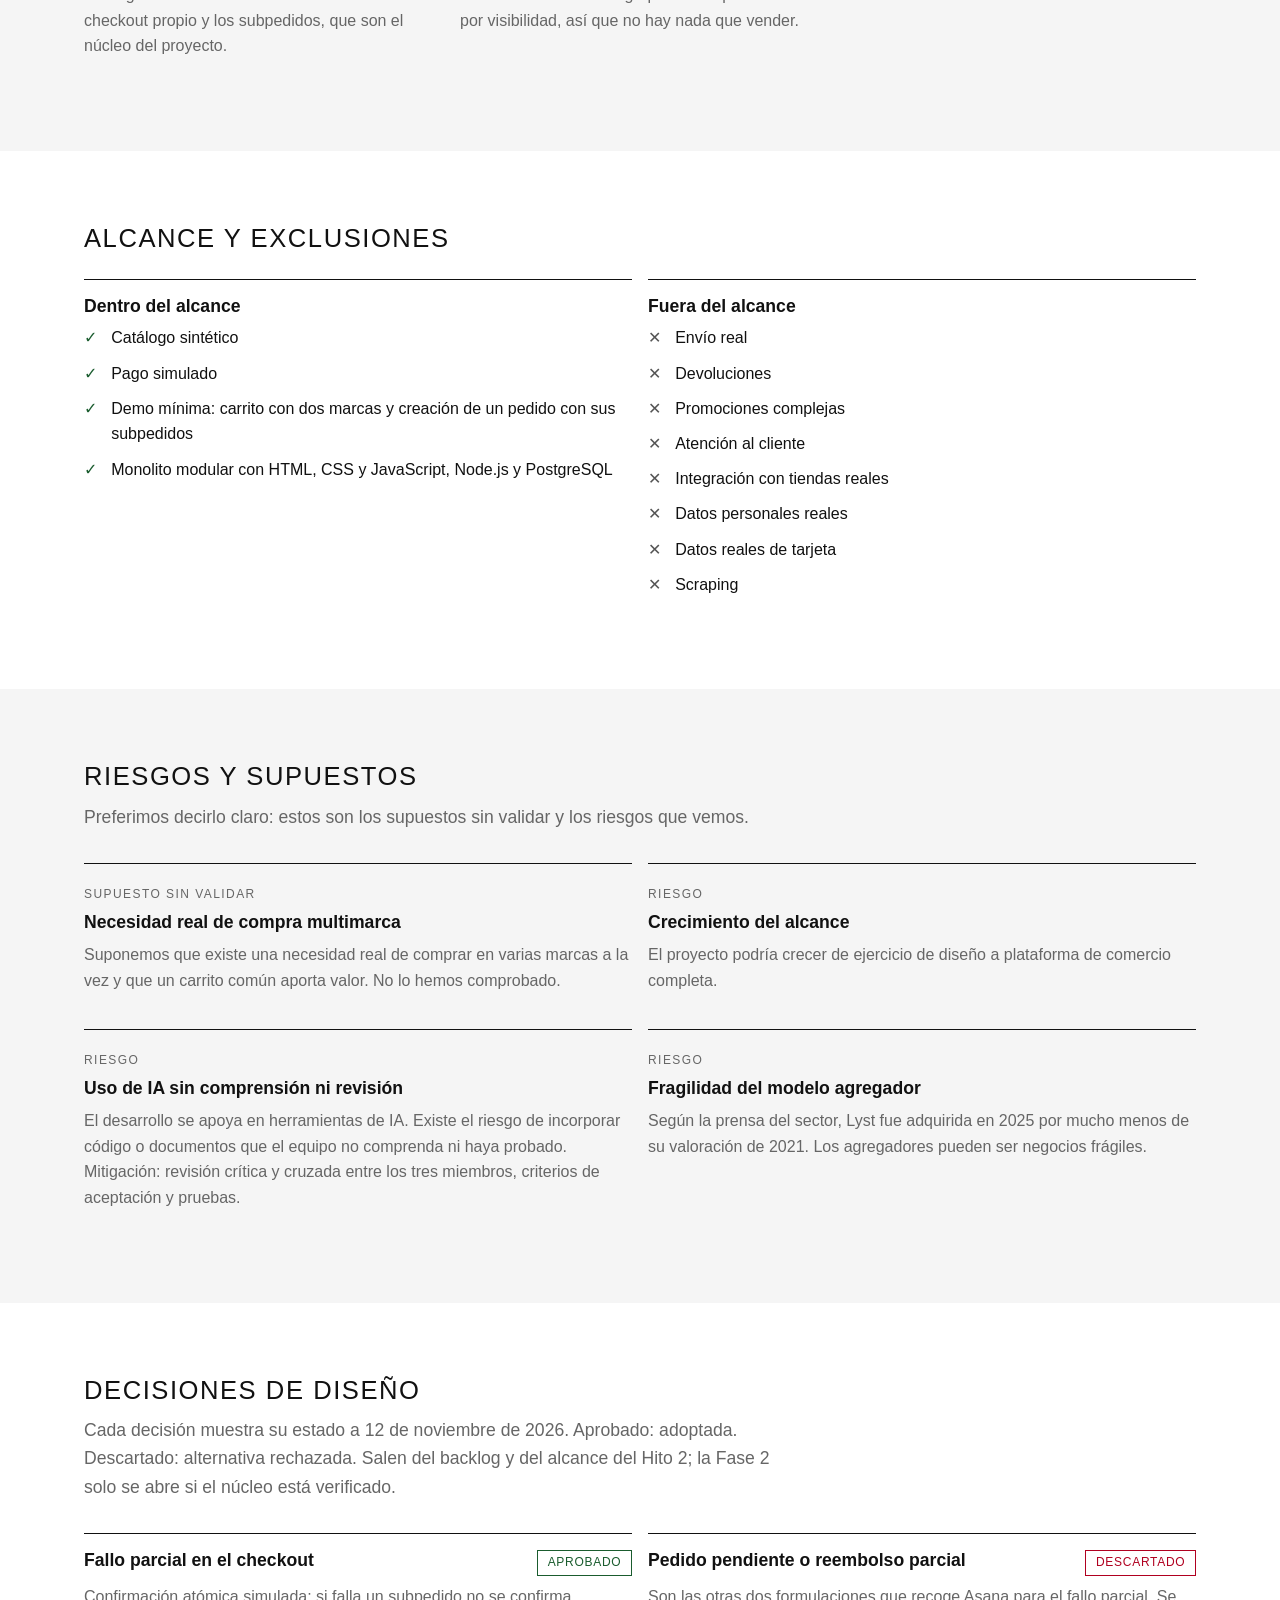
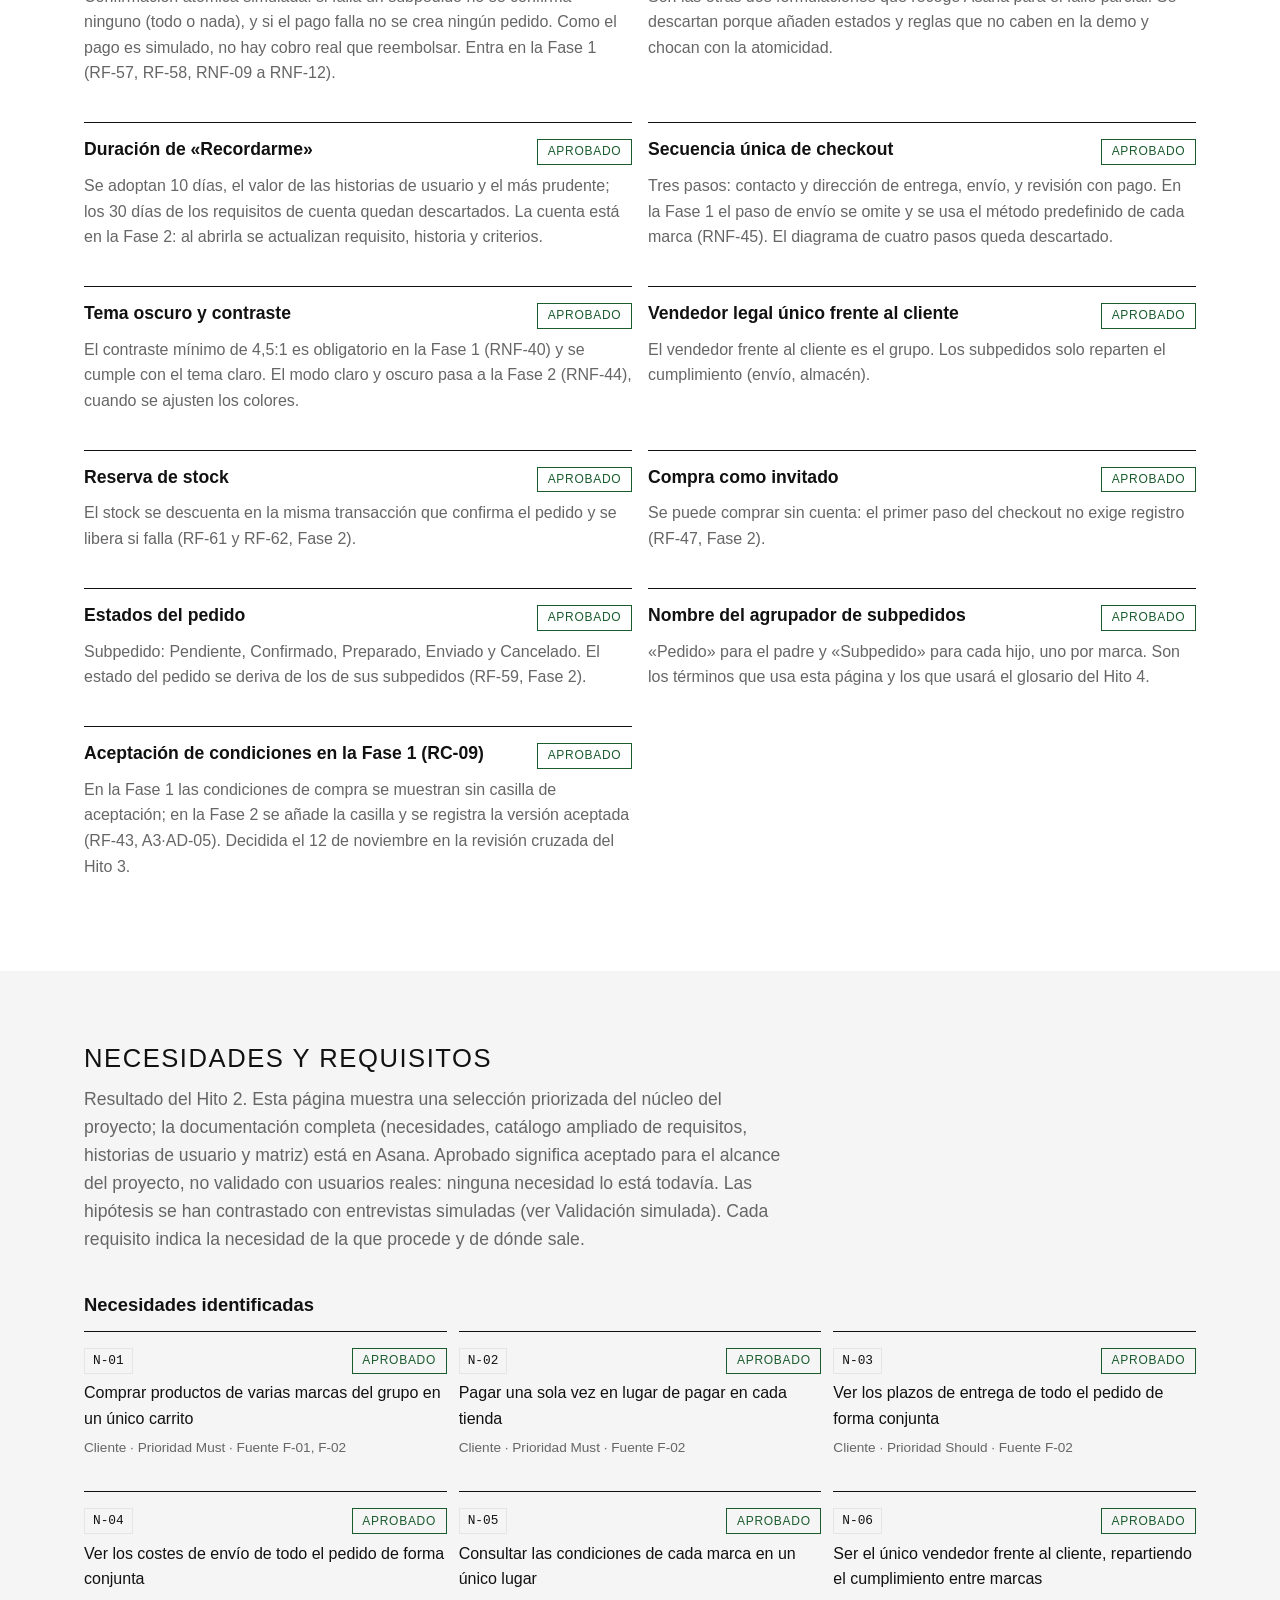
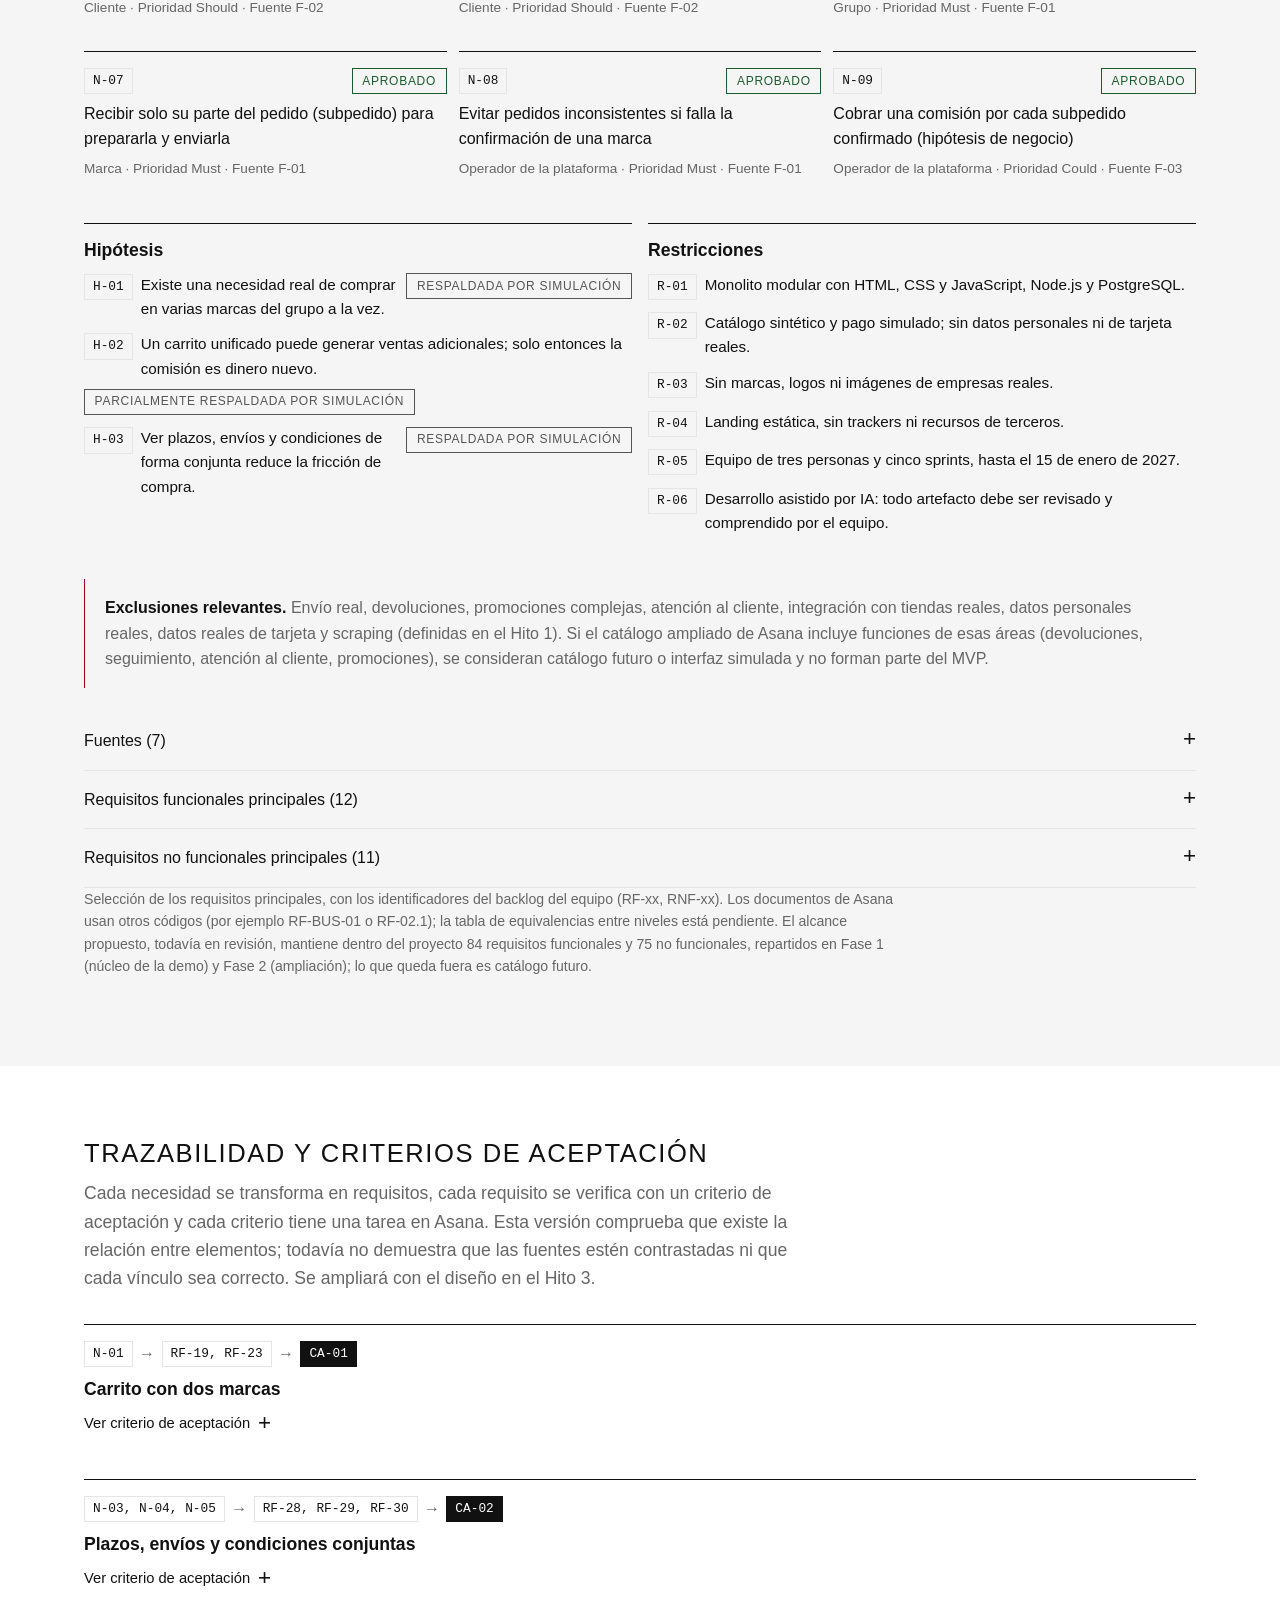
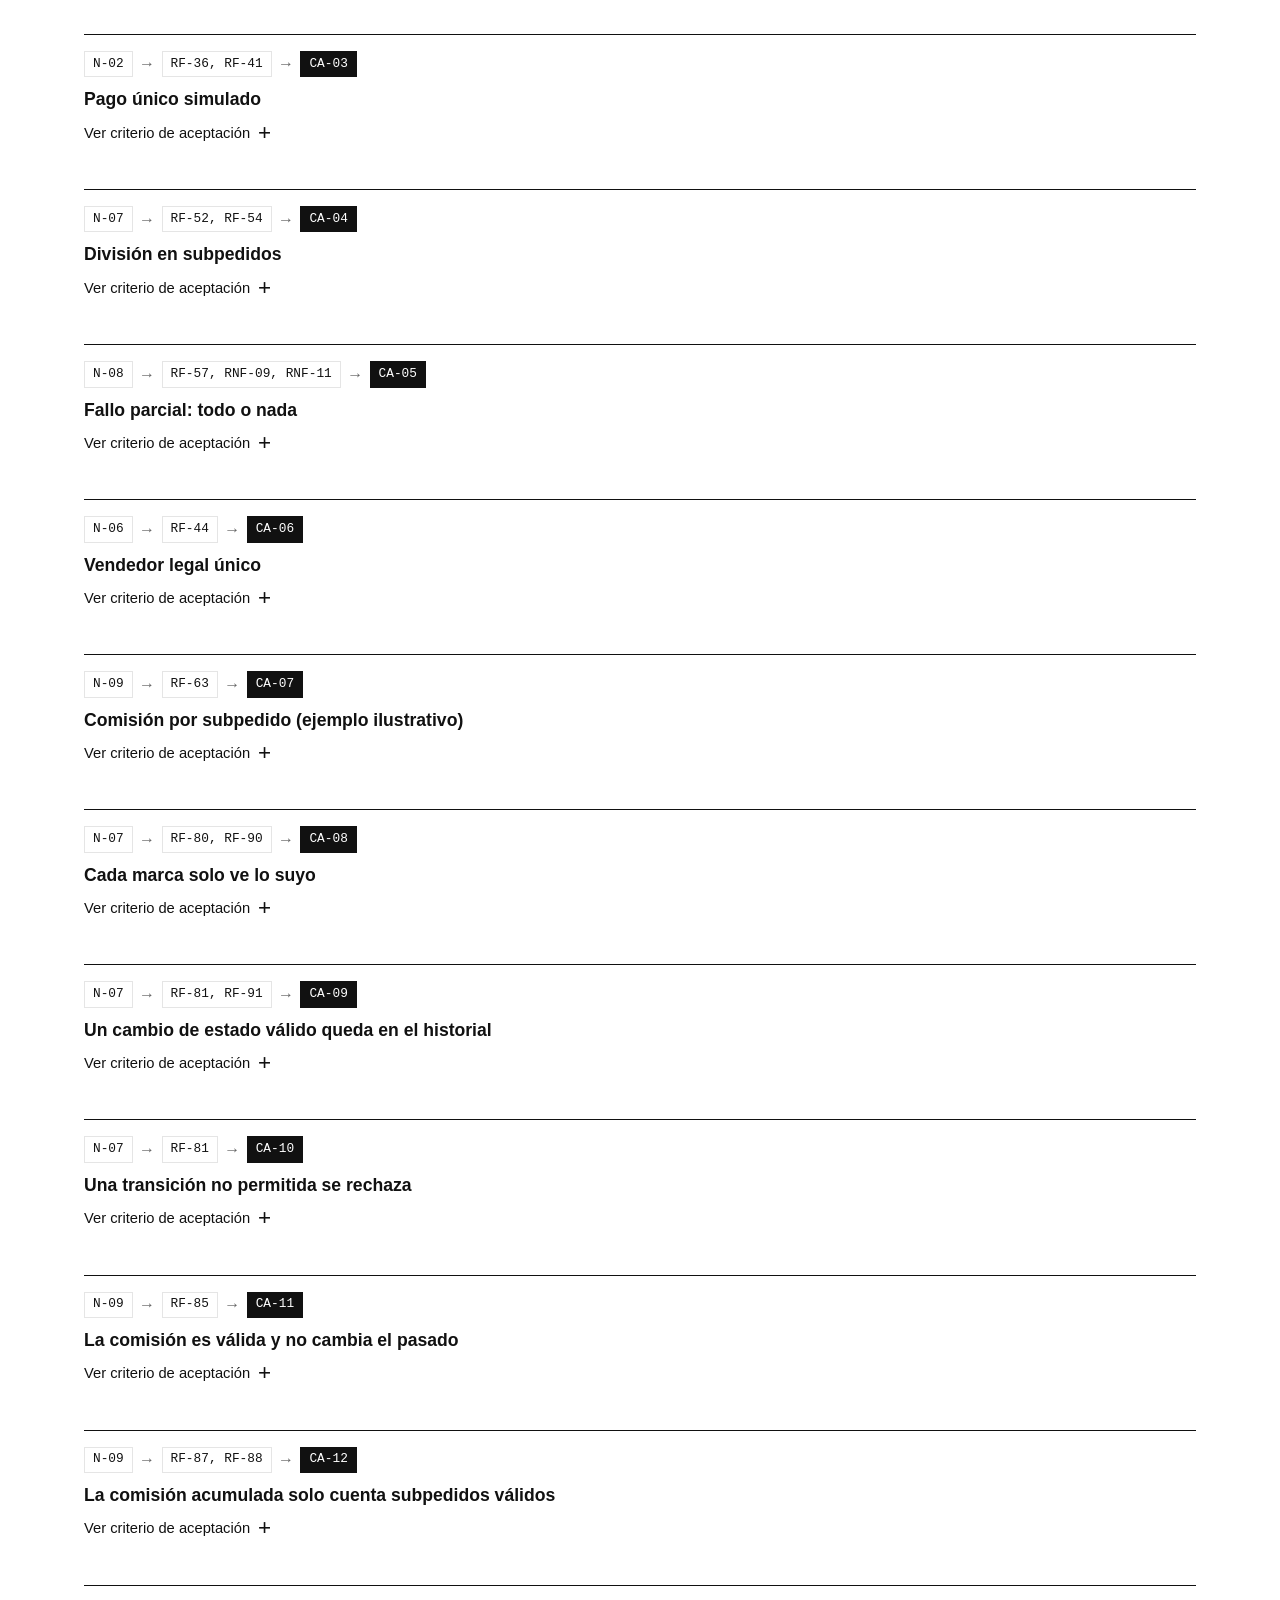
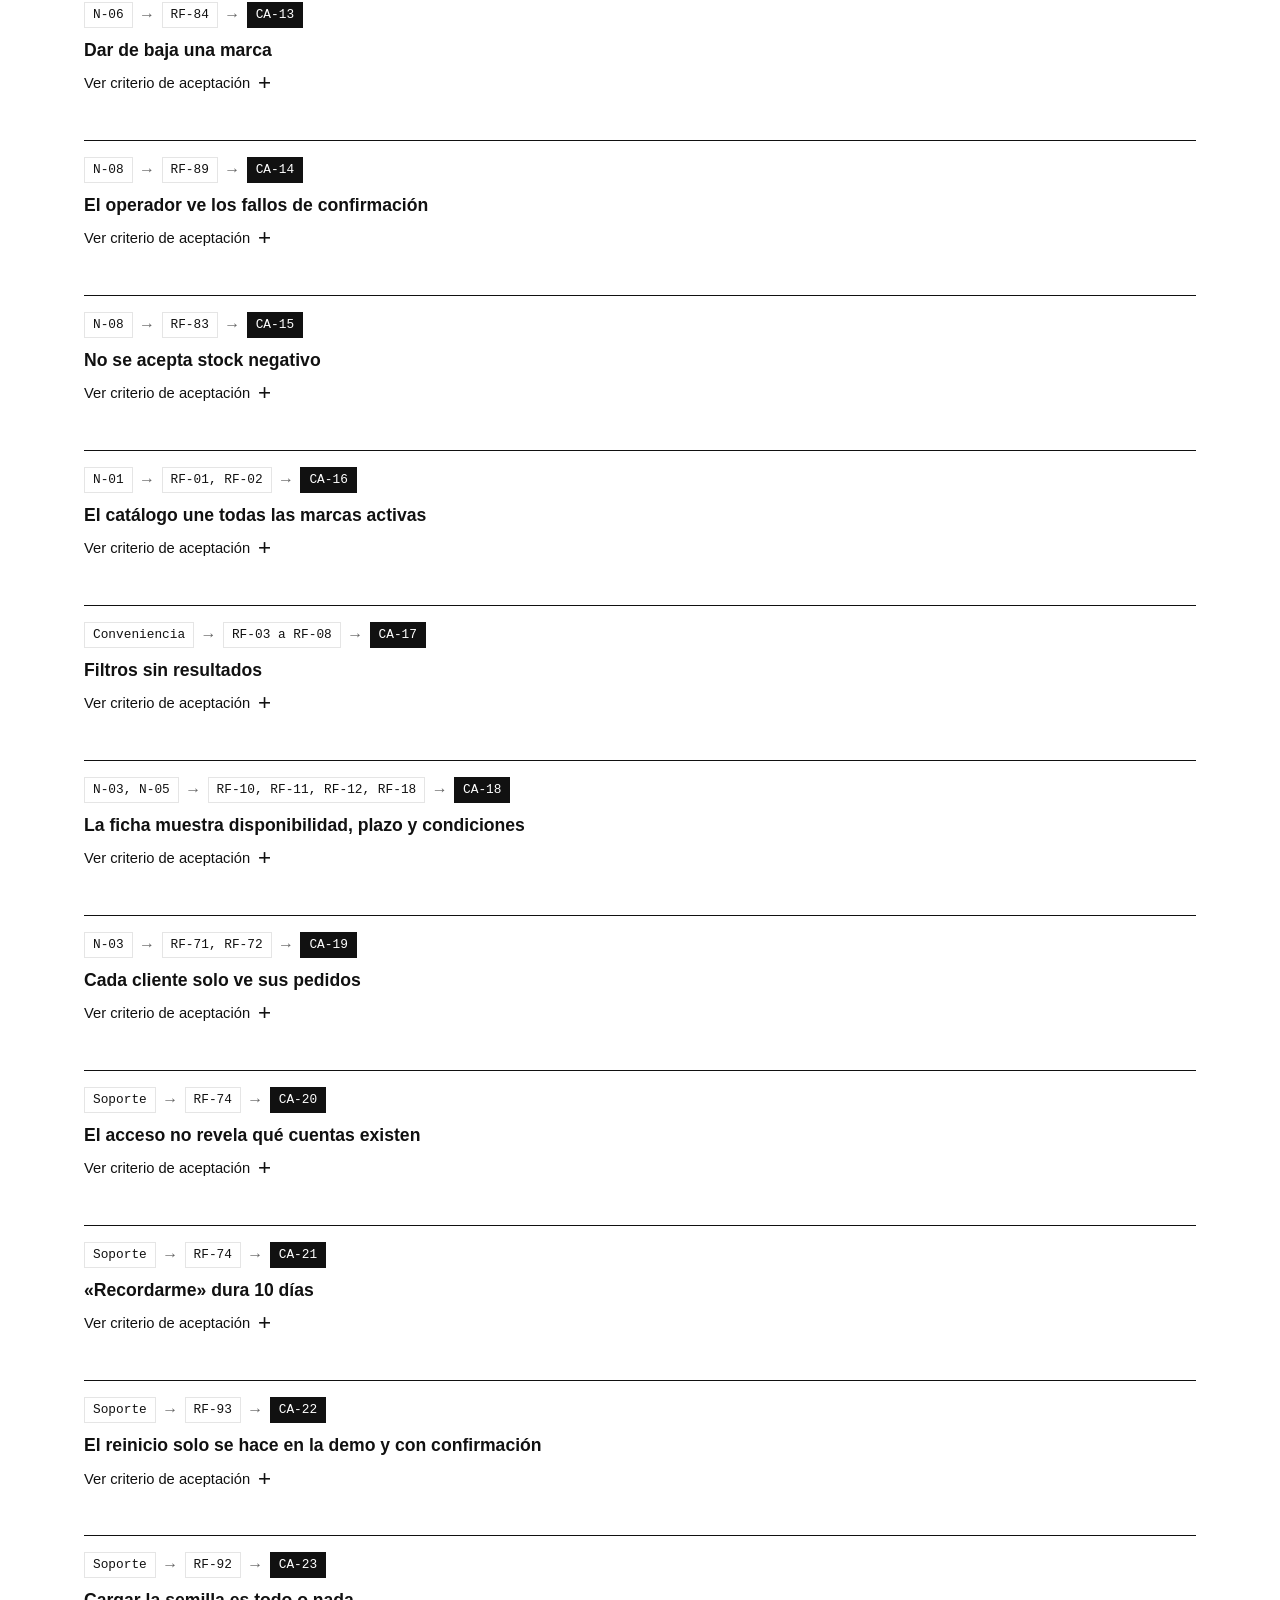
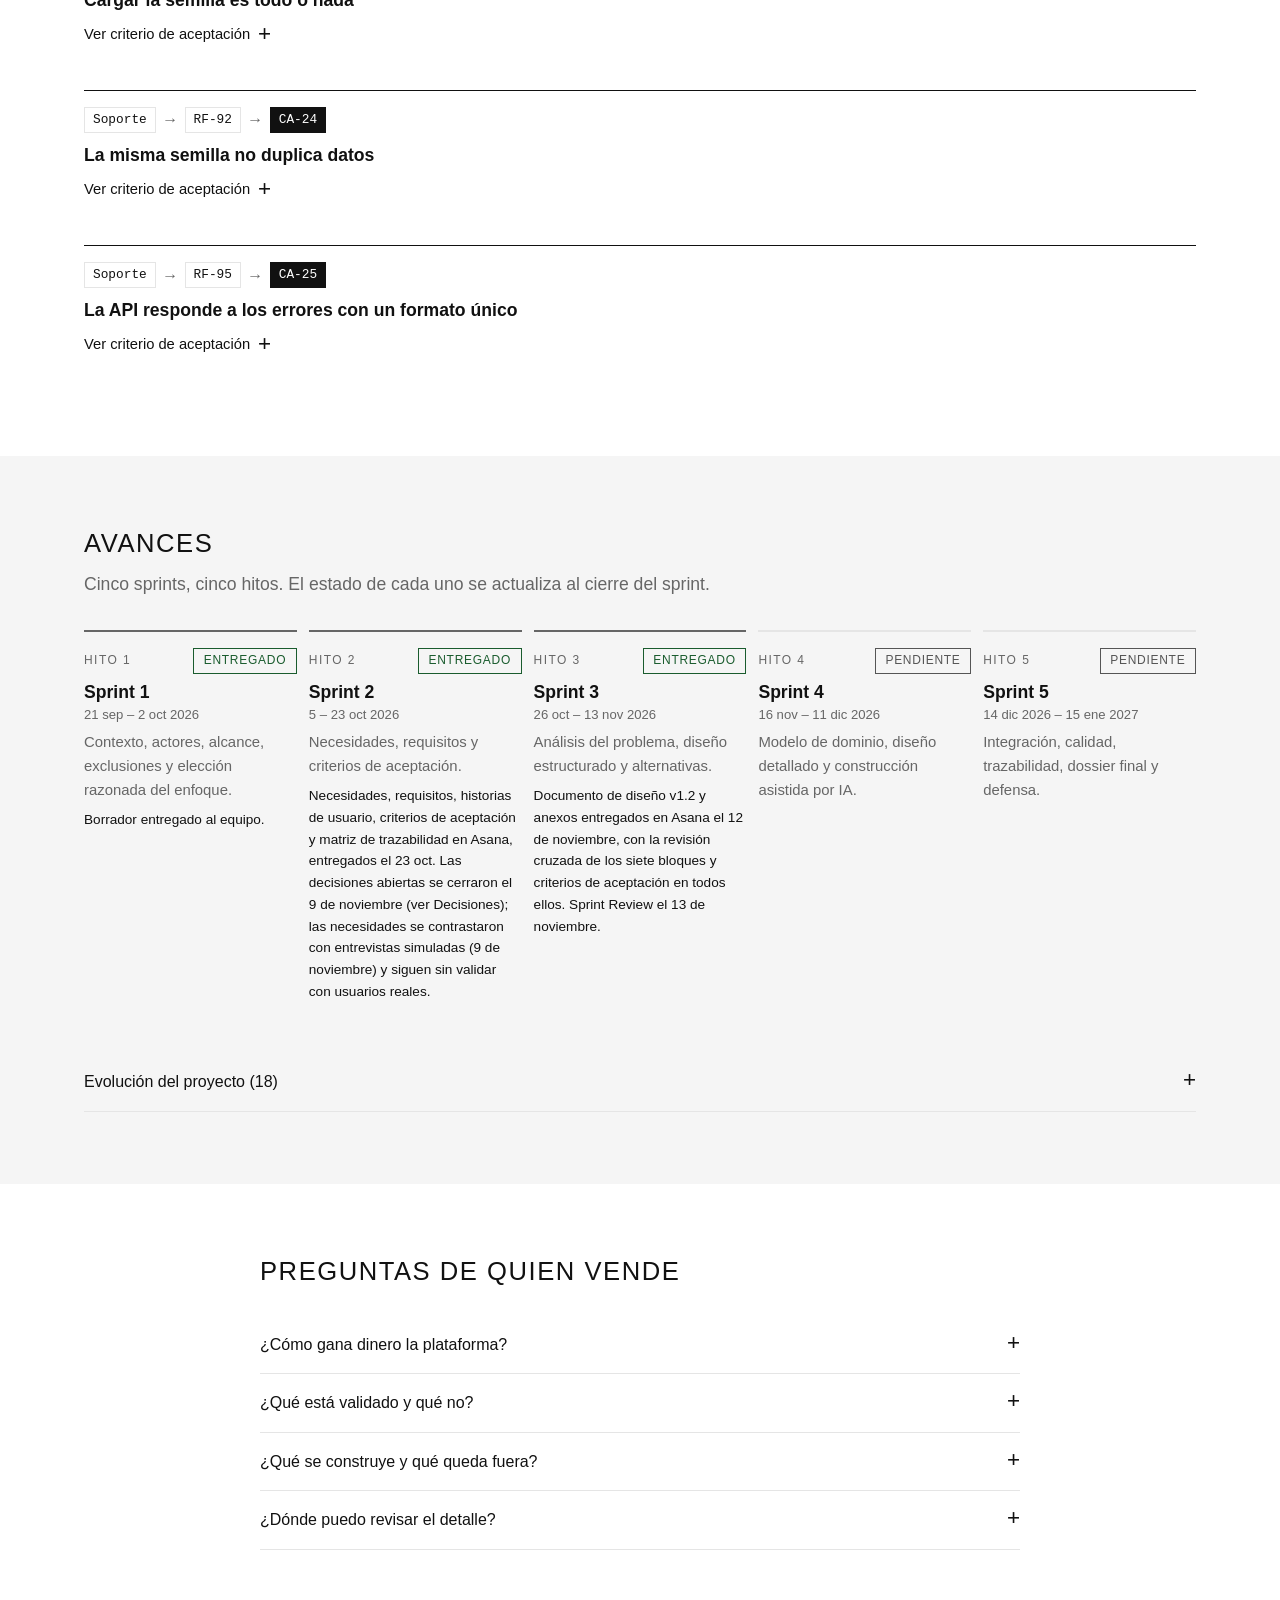
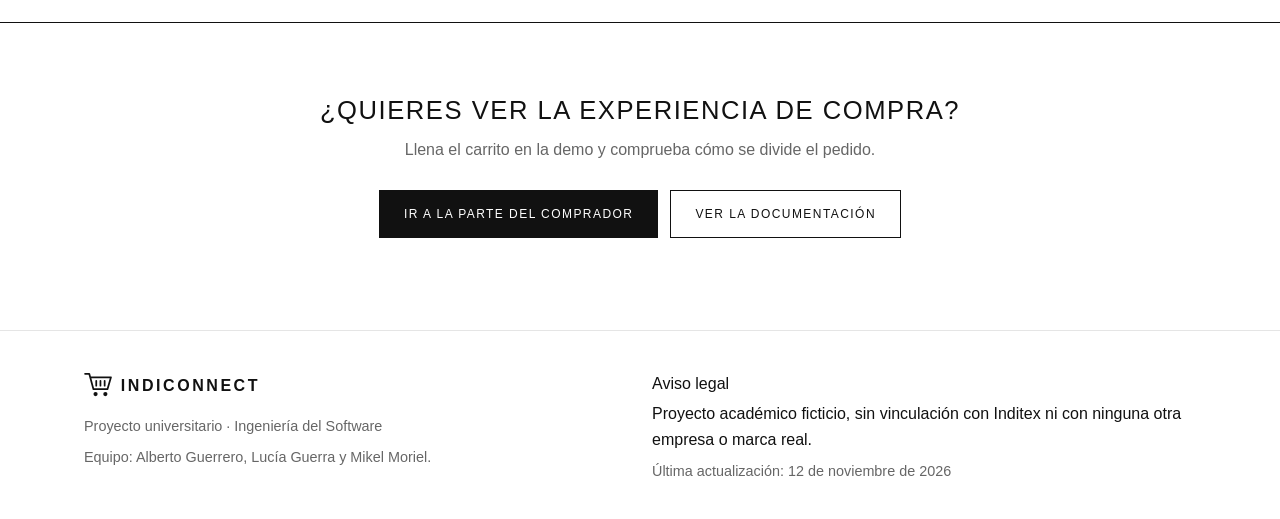
<file: comercial/empresario/index.html>
<!doctype html>
<html lang="es" data-en-title="IndiConnect · For business owners: model, scope and risks" data-en-desc="Proposal, business model, scope, risks, open decisions, requirements and traceability of IndiConnect for business owners and brands. Fictional academic project.">
<head>
  <meta charset="utf-8">
  <meta name="viewport" content="width=device-width, initial-scale=1">
  <meta name="color-scheme" content="light dark">
  <meta name="description" content="Propuesta, modelo de negocio, alcance, riesgos, decisiones abiertas, requisitos y trazabilidad de IndiConnect para empresarios y marcas. Proyecto académico ficticio.">
  <meta name="theme-color" content="#ffffff" media="(prefers-color-scheme: light)">
  <meta name="theme-color" content="#111111" media="(prefers-color-scheme: dark)">
  <meta property="og:type" content="website">
  <meta property="og:locale" content="es_ES">
  <meta property="og:title" content="IndiConnect · Para empresarios">
  <meta property="og:description" content="Propuesta, modelo de negocio, alcance, riesgos, decisiones abiertas, requisitos y trazabilidad de IndiConnect para empresarios y marcas. Proyecto académico ficticio.">
  <meta property="og:image" content="https://albrtoguerrero.github.io/indiconnect-landing/assets/og.png">
  <meta property="og:image:width" content="1200">
  <meta property="og:image:height" content="630">
  <meta property="og:image:alt" content="IndiConnect: todas las marcas del grupo, un solo carrito. Proyecto académico ficticio.">
  <meta name="twitter:card" content="summary_large_image">
  <title>IndiConnect · Para empresarios: modelo, alcance y riesgos</title>
  <link rel="icon" href="../../assets/favicon.svg" type="image/svg+xml">
  <link rel="stylesheet" href="../styles.css">
  <link rel="stylesheet" href="../extras.css">
  <script>document.documentElement.className += " js";</script>
  <script src="../../js/lang.js"></script>
  <script src="../../js/content.js"></script>
  <script src="../../js/content.en.js"></script>
  <script src="../i18n.js"></script>
  <script src="../art.js"></script>
  <script src="../app.js" defer></script>
  </head>
<body class="subpage">
  <a class="skip-link" href="#main" data-i18n="skip">Saltar al contenido</a>

  <header class="top" id="top">
    <div class="wrap top-inner">
      <a class="logo" href="../" aria-label="IndiConnect" data-i18n-aria="logoAria">
        <span class="logo-dot" aria-hidden="true"></span><span>IndiConnect</span>
      </a>
      <nav id="top-nav" aria-label="Secciones de la página" data-i18n-aria="navAria">
        <ul>
          <li><a href="../" data-i18n="navHome">Inicio</a></li>
          <li><a href="../comprador/" data-i18n="navBuy">Soy comprador</a></li>
          <li><a href="./" data-i18n="navBiz" aria-current="true">Soy empresario</a></li>
          <li><a href="../#nosotros" data-i18n="navUs">Quiénes somos</a></li>
          <li><a href="../../" class="ext" data-i18n="navDocs">Documentación</a></li>
        </ul>
      </nav>
      <button type="button" class="lang-btn" id="lang-toggle" aria-label="Cambiar el idioma a inglés">English</button>
    </div>
  </header>

  <div class="demo-banner" role="note">
    <div class="wrap" data-i18n="banner">Proyecto académico ficticio: catálogo sintético, pago simulado y ninguna marca real.</div>
  </div>

  <main id="main" tabindex="-1">

    <div class="part part--biz" id="empresario">
      <div class="wrap">
        <header class="part-banner reveal">
          <span class="part-num">2</span>
          <div>
            <p class="eyebrow" data-i18n="p2Eyebrow">Parte 2 · Para empresarios y marcas</p>
            <h2 data-i18n="p2Title">Demanda cruzada sin perder el control de tu parte</h2>
          </div>
        </header>
        <nav class="pills" aria-label="Contenido de la parte del empresario" data-i18n-aria="p2Nav">
          <ul>
            <li><a href="#e-propuesta" data-i18n="p2a">Propuesta</a></li>
            <li><a href="#e-modelo" data-i18n="p2b">Modelo de negocio</a></li>
            <li><a href="#e-alcance" data-i18n="p2c">Alcance</a></li>
            <li><a href="#e-riesgos" data-i18n="p2d">Riesgos</a></li>
            <li><a href="../empresario/#e-decisiones" data-i18n="p2e">Decisiones</a></li>
            <li><a href="#e-evidencia" data-i18n="p2f">Requisitos</a></li>
            <li><a href="#e-trazabilidad" data-i18n="p2g">Trazabilidad</a></li>
            <li><a href="#e-hoja" data-i18n="p2h">Hoja de ruta</a></li>
          </ul>
        </nav>
      </div>

      <section class="block" id="e-propuesta">
        <div class="wrap two">
          <div>
            <h3 class="h-sec reveal" data-i18n="offerTitle">Qué ofrece la plataforma a cada marca</h3>
            <p class="sub reveal" data-i18n="offerSub">Un escaparate y un checkout comunes para todo el grupo. Cada marca recibe solo su subpedido para prepararlo y enviarlo.</p>
            <ul class="bullets">
              <li><strong data-i18n="o1t">Solo tu parte del pedido.</strong> <span data-i18n="o1p">Cada subpedido contiene únicamente los artículos de tu marca, con su importe, su estado y su identificador.</span></li>
              <li><strong data-i18n="o2t">Visibilidad compartida.</strong> <span data-i18n="o2p">Tus productos aparecen junto a los del resto del grupo, sin pagar posicionamiento.</span></li>
              <li><strong data-i18n="o3t">Vendedor único frente al cliente.</strong> <span data-i18n="o3p">El grupo vende; las marcas reparten el cumplimiento.</span></li>
              <li><strong data-i18n="o4t">Sin pedidos a medias.</strong> <span data-i18n="o4p">Si una marca no puede confirmar, no se confirma ninguna parte (decisión aprobada).</span></li>
            </ul>
          </div>
          <div class="flow reveal" role="img" aria-label="Flujo: un carrito se convierte en un pedido y este en un subpedido por marca" data-i18n-aria="flowAria">
            <div class="flow-box flow-box--cart"><b data-i18n="flowCart">Carrito unificado</b><span data-i18n="flowCartS">Productos de varias marcas</span></div>
            <div class="flow-arrow" aria-hidden="true">↓</div>
            <div class="flow-box flow-box--order"><b data-i18n="flowOrder">Pedido</b><span data-i18n="flowOrderS">Un único pago · vendedor: el grupo</span></div>
            <div class="flow-arrow" aria-hidden="true">↓</div>
            <div class="flow-subs">
              <div class="flow-box flow-box--sub"><i class="sw sw--a"></i><b data-i18n="flowSub">Subpedido</b><span data-i18n="brandA">Marca A</span></div>
              <div class="flow-box flow-box--sub"><i class="sw sw--b"></i><b data-i18n="flowSub">Subpedido</b><span data-i18n="brandB">Marca B</span></div>
              <div class="flow-box flow-box--sub"><i class="sw sw--c"></i><b data-i18n="flowSub">Subpedido</b><span data-i18n="brandC">Marca C</span></div>
            </div>
          </div>
        </div>
      </section>

      <section class="block block--alt" id="e-modelo">
        <div class="wrap">
          <h3 class="h-sec reveal" id="biz-title"></h3>
          <p class="note-hyp reveal" id="biz-hyp"></p>
          <div class="two two--model">
            <div>
              <p class="sub" id="biz-model"></p>
              <div class="callout" id="biz-caveat"></div>
              <div class="callout callout--ext" id="biz-market"></div>
            </div>
            <div class="panel reveal" id="biz-example"></div>
          </div>
          <h4 class="h-sub" id="biz-disc-title"></h4>
          <ul class="cards3" id="biz-discarded"></ul>
        </div>
      </section>

      <section class="block" id="e-alcance">
        <div class="wrap">
          <h3 class="h-sec reveal" id="scope-title"></h3>
          <div class="two two--equal">
            <div class="panel panel--yes reveal"><h4 id="scope-in-title"></h4><ul class="list-check" id="scope-in"></ul></div>
            <div class="panel panel--no reveal"><h4 id="scope-out-title"></h4><ul class="list-cross" id="scope-out"></ul></div>
          </div>
        </div>
      </section>

      <section class="block block--alt" id="e-riesgos">
        <div class="wrap">
          <h3 class="h-sec reveal" id="risks-title"></h3>
          <p class="sub reveal" data-i18n="risksSub">Preferimos decirlo claro: estos son los supuestos sin validar y los riesgos que vemos.</p>
          <ul class="cards2" id="risks-list"></ul>
        </div>
      </section>

      <section class="block" id="e-decisiones">
        <div class="wrap">
          <h3 class="h-sec reveal" id="dec-title"></h3>
          <p class="sub reveal" id="dec-intro"></p>
          <ul class="cards2" id="dec-list"></ul>
        </div>
      </section>

      <section class="block block--alt" id="e-evidencia">
        <div class="wrap">
          <h3 class="h-sec reveal" id="req-title"></h3>
          <p class="sub reveal" id="req-intro"></p>

          <h4 class="h-sub" data-i18n="needsTitle">Necesidades identificadas</h4>
          <ul class="needs" id="req-needs"></ul>

          <div class="two two--equal two--top">
            <div class="panel reveal"><h4 id="hyp-title"></h4><ul class="idl" id="req-hyp"></ul></div>
            <div class="panel reveal"><h4 id="cons-title"></h4><ul class="idl" id="req-cons"></ul></div>
          </div>

          <div class="callout callout--out reveal" id="req-excl"></div>

          <div class="acc" id="req-tables"></div>
          <p class="fine" id="req-scope-note"></p>
        </div>
      </section>

      <section class="block" id="e-trazabilidad">
        <div class="wrap">
          <h3 class="h-sec reveal" id="tr-title"></h3>
          <p class="sub reveal" id="tr-intro"></p>
          <ul class="trace" id="tr-list"></ul>
        </div>
      </section>

      <section class="block block--alt" id="e-hoja">
        <div class="wrap">
          <h3 class="h-sec reveal" id="pg-title"></h3>
          <p class="sub reveal" id="pg-intro"></p>
          <ol class="roadmap" id="pg-list"></ol>
          <div class="acc" id="evo-wrap"></div>
        </div>
      </section>

      <section class="block" id="e-faq">
        <div class="wrap narrow">
          <h3 class="h-sec reveal" data-i18n="faqBizTitle">Preguntas de quien vende</h3>
          <div class="faq">
            <details>
              <summary data-i18n="fv1q">¿Cómo gana dinero la plataforma?</summary>
              <p data-i18n="fv1a">La hipótesis es una comisión por cada subpedido confirmado. Está sin validar y, al ser marcas del mismo grupo, solo aporta valor nuevo si el carrito unificado genera ventas adicionales.</p>
            </details>
            <details>
              <summary data-i18n="fv2q">¿Qué está validado y qué no?</summary>
              <p data-i18n="fv2a">Nada de lo comercial está validado con usuarios. No se han hecho entrevistas ni benchmarking documentado: las necesidades parten del planteamiento del Hito 1 y quedan como hipótesis hasta contrastarlas.</p>
            </details>
            <details>
              <summary data-i18n="fv3q">¿Qué se construye y qué queda fuera?</summary>
              <p data-i18n="fv3a">Se construye un prototipo con catálogo sintético y pago simulado. Quedan fuera envíos reales, devoluciones, atención al cliente y la integración con tiendas reales.</p>
            </details>
            <details>
              <summary data-i18n="fv4q">¿Dónde puedo revisar el detalle?</summary>
              <p><span data-i18n="fv4a1">En la</span> <a href="../../" data-i18n="fv4a2">landing documental</a><span data-i18n="fv4a3">, con requisitos, criterios de aceptación, decisiones, riesgos, avances, evolución y uso de IA.</span></p>
            </details>
          </div>
        </div>
      </section>
    </div>

    <section class="final">
      <div class="final-orb final-orb--1" aria-hidden="true"></div>
      <div class="final-orb final-orb--2" aria-hidden="true"></div>
      <div class="wrap">
        <h2 data-i18n="crossToBuyT">¿Quieres ver la experiencia de compra?</h2>
        <p data-i18n="crossToBuyS">Llena el carrito en la demo y comprueba cómo se divide el pedido.</p>
        <div class="cta-row cta-row--center">
          <a class="btn btn--light" href="../comprador/#demo" data-i18n="crossToBuyCta">Ir a la parte del comprador</a>
          <a class="btn btn--outline" href="../../" data-i18n="finalCta2">Ver la documentación</a>
        </div>
      </div>
    </section>
  </main>

  <footer class="foot">
    <div class="wrap foot-grid">
      <div>
        <a class="logo" href="../"><span class="logo-dot" aria-hidden="true"></span><span>IndiConnect</span></a>
        <p class="foot-note" data-i18n="footTag">Proyecto universitario · Ingeniería del Software</p>
        <p class="foot-note" data-i18n="footTeam">Equipo: Alberto Guerrero, Lucía Guerra y Mikel Moriel.</p>
      </div>
      <div>
        <p class="legal-label" data-i18n="legalLabel">Aviso legal</p>
        <p class="legal" data-i18n="legal">Proyecto académico ficticio, sin vinculación con Inditex ni con ninguna otra empresa o marca real.</p>
        <p class="foot-note" id="foot-updated"></p>
      </div>
    </div>
  </footer>
</body>
</html>
</file>
<file: css/styles.css>
/* ===== Tokens ===== */
:root { --bg: #ffffff; --surface: #ffffff; --surface-2: #f5f5f5; --text: #111111; --muted: #666666; --primary: #111111; --on-primary: #ffffff; --accent: #555555; --border: #e5e5e5; --focus: #111111; --b-warn-bg: transparent; --b-warn-fg: #6b4700; --b-info-bg: transparent; --b-info-fg: #1e3a8a; --b-ok-bg: transparent; --b-ok-fg: #1a5c2e; --b-bad-bg: transparent; --b-bad-fg: #b00020; --b-neu-bg: transparent; --b-neu-fg: #555555; --radius: 0; --max: 68rem; --font: "Helvetica Neue", Helvetica, Arial, system-ui, sans-serif; color-scheme: light; }
@media (prefers-color-scheme: dark) {
  :root:not([data-theme="light"]) { --bg: #111111; --surface: #111111; --surface-2: #1c1c1c; --text: #f2f2f2; --muted: #a6a6a6; --primary: #f2f2f2; --on-primary: #111111; --accent: #bdbdbd; --border: #2e2e2e; --focus: #f2f2f2; --b-warn-bg: transparent; --b-warn-fg: #fde68a; --b-info-bg: transparent; --b-info-fg: #bfdbfe; --b-ok-bg: transparent; --b-ok-fg: #bbf7d0; --b-bad-bg: transparent; --b-bad-fg: #fecaca; --b-neu-bg: transparent; --b-neu-fg: #d1d5db; color-scheme: dark; }
}
:root[data-theme="dark"] { --bg: #111111; --surface: #111111; --surface-2: #1c1c1c; --text: #f2f2f2; --muted: #a6a6a6; --primary: #f2f2f2; --on-primary: #111111; --accent: #bdbdbd; --border: #2e2e2e; --focus: #f2f2f2; --b-warn-bg: transparent; --b-warn-fg: #fde68a; --b-info-bg: transparent; --b-info-fg: #bfdbfe; --b-ok-bg: transparent; --b-ok-fg: #bbf7d0; --b-bad-bg: transparent; --b-bad-fg: #fecaca; --b-neu-bg: transparent; --b-neu-fg: #d1d5db; color-scheme: dark; }

/* ===== Base (móvil primero) ===== */
*, *::before, *::after { box-sizing: border-box; }
html { scroll-behavior: smooth; scroll-padding-top: 6.5rem; }
@media (prefers-reduced-motion: reduce) {
  html { scroll-behavior: auto; }
}
body { margin: 0; font-family: var(--font); font-size: 1rem; line-height: 1.6; color: var(--text); background: var(--bg); }
h1, h2, h3, h4 { line-height: 1.2; margin: 0 0 .5rem; }
h1 { font-size: clamp(2rem, 7vw, 3.25rem); }
h2 { font-size: clamp(1.5rem, 4.5vw, 2rem); }
h3 { font-size: 1.1rem; }
h4 { font-size: 1.05rem; }
p { margin: 0 0 1rem; }
a { color: var(--primary); }
ul, ol { margin: 0; padding: 0; }
:focus-visible { outline: 3px solid var(--focus); outline-offset: 3px; }
#main:focus { outline: none; }
.container { width: 100%; max-width: var(--max); margin: 0 auto; padding: 0 1rem; }
.skip-link { position: absolute; left: .5rem; top: -4rem; z-index: 100; background: var(--primary); color: var(--on-primary); padding: .6rem 1rem; text-decoration: none; font-weight: 500; }
.skip-link:focus { top: .5rem; }

/* ===== Cabecera ===== */
.site-header { position: sticky; top: 0; z-index: 50; background: var(--surface); border-bottom: 1px solid var(--border); }
.header-inner { display: flex; flex-wrap: wrap; align-items: center; justify-content: space-between; gap: .25rem .75rem; min-height: 3.5rem; padding-top: .35rem; padding-bottom: .35rem; }
.brand { display: inline-flex; align-items: center; gap: .5rem; flex: none; font-weight: 500; color: var(--text); text-decoration: none; }
#site-nav { order: 3; flex: 1 0 100%; min-width: 0; overflow-x: auto; scrollbar-width: thin; }
#site-nav ul { display: flex; gap: .25rem; list-style: none; white-space: nowrap; }
#site-nav a { display: block; padding: .5rem .65rem; color: var(--muted); text-decoration: none; font-size: .95rem; }
#site-nav a:hover { background: var(--surface-2); color: var(--text); }
.theme-toggle { flex: none; font: inherit; font-size: .9rem; cursor: pointer; color: var(--text); background: var(--surface-2); border: 1px solid var(--border); padding: .45rem .9rem; }
.theme-toggle:hover { border-color: var(--primary); }

/* ===== Secciones ===== */
section { padding: 3rem 0; }
section.alt { background: var(--surface-2); }
.section-head { display: flex; flex-wrap: wrap; align-items: center; gap: .5rem 1rem; margin-bottom: 1rem; }
.section-head h2 { margin: 0; }
.lead { font-size: 1.1rem; color: var(--muted); max-width: 46rem; }
.sub-title { margin: 2rem 0 1rem; }
.note { color: var(--muted); font-size: .95rem; }
.noscript { padding: 1rem; }
.hero { padding: 3.5rem 0 3rem; }
.eyebrow { color: var(--accent); font-weight: 500; font-size: .9rem; letter-spacing: .04em; text-transform: uppercase; }
.hero .lead { margin-bottom: 1.5rem; color: var(--text); }
.btn { display: inline-block; padding: .8rem 1.4rem; background: var(--primary); color: var(--on-primary); font-weight: 500; text-decoration: none; }
.legal { color: var(--muted); font-size: .9rem; }

/* ===== Tarjetas, paneles ===== */
.cards { display: grid; gap: 1rem; list-style: none; grid-template-columns: 1fr; }
.card, .panel { background: var(--surface); border: 1px solid var(--border); padding: 1.1rem 1.2rem; }
.card > :last-child, .panel > :last-child { margin-bottom: 0; }
.card-top { display: flex; flex-wrap: wrap; align-items: center; justify-content: space-between; gap: .5rem; margin-bottom: .5rem; }
.card-top h3, .card-top h4 { margin: 0; }
.panel { margin-bottom: 1rem; }
.panel--soft { background: var(--surface-2); }
section.alt .panel--soft, section.alt .card, section.alt .panel { background: var(--surface); }
.panel--warn { border-left: 5px solid var(--accent); }
.tag { display: inline-block; margin-bottom: .6rem; padding: .15rem .6rem; background: var(--b-warn-bg); color: var(--b-warn-fg); font-size: .8rem; font-weight: 500; }
.hypothesis { font-weight: 500; color: var(--accent); }
.badge { display: inline-block; padding: .15rem .65rem; border: 1px solid currentColor; font-size: .8rem; font-weight: 500; white-space: nowrap; }
.badge--borrador { background: var(--b-warn-bg); color: var(--b-warn-fg); }
.badge--en-revision, .badge--en-curso { background: var(--b-info-bg); color: var(--b-info-fg); }
.badge--aprobado, .badge--entregado { background: var(--b-ok-bg); color: var(--b-ok-fg); }
.badge--descartado { background: var(--b-bad-bg); color: var(--b-bad-fg); }
.badge--pendiente { background: var(--b-neu-bg); color: var(--b-neu-fg); }
.legend { display: flex; flex-wrap: wrap; gap: .5rem; list-style: none; margin: 1rem 0 1.5rem; }
.plain-list { list-style: disc; padding-left: 1.2rem; }
.check-list, .cross-list { list-style: none; }
.check-list li, .cross-list li { position: relative; padding-left: 1.6rem; margin-bottom: .5rem; }
.check-list li::before { content: "✓"; position: absolute; left: 0; font-weight: 500; color: var(--b-ok-fg); }
.cross-list li::before { content: "✕"; position: absolute; left: 0; font-weight: 500; color: var(--b-bad-fg); }
:root[data-theme="dark"] .check-list li::before { color: #86efac; }
:root[data-theme="dark"] .cross-list li::before { color: #fca5a5; }
@media (prefers-color-scheme: dark) {
  :root:not([data-theme="light"]) .check-list li::before { color: #86efac; }
  :root:not([data-theme="light"]) .cross-list li::before { color: #fca5a5; }
}
.two-col { display: grid; gap: 1rem; grid-template-columns: 1fr; }
.two-col .panel { margin: 0; }

/* ===== Diagrama ===== */
.how-grid { display: grid; gap: 1.5rem; grid-template-columns: 1fr; align-items: center; margin: 1.5rem 0; }
.figure { margin: 0; display: flex; justify-content: center; }
.diagram { width: 100%; max-width: 26rem; height: auto; }
.dg-box { fill: var(--surface); stroke: var(--primary); stroke-width: 2; }
.dg-box--order { fill: var(--primary); }
.dg-box--sub { stroke: var(--accent); }
.dg-title { fill: var(--text); font: 500 15px var(--font); }
.dg-sub { fill: var(--muted); font: 12px var(--font); }
.dg-box--order + .dg-title { fill: var(--on-primary); }
.dg-box--order ~ .dg-sub { fill: var(--on-primary); }
.dg-cap { fill: var(--muted); font: 500 13px var(--font); }
.dg-arrow { fill: none; stroke: var(--muted); stroke-width: 2; }
.dg-head { fill: var(--muted); }
.steps { list-style: none; counter-reset: s; display: grid; gap: 1rem; }
.steps li { counter-increment: s; position: relative; padding-left: 3rem; }
.steps li::before { content: counter(s); position: absolute; left: 0; top: 0; width: 2.2rem; height: 2.2rem; border-radius: 50%; display: grid; place-items: center; font-weight: 500; background: var(--primary); color: var(--on-primary); }
.steps p { margin: 0; color: var(--muted); }

/* ===== Tabla ===== */
.table-wrap { overflow-x: auto; }
table { width: 100%; border-collapse: collapse; min-width: 20rem; }
caption { text-align: left; font-weight: 500; padding-bottom: .5rem; color: var(--muted); }
th, td { padding: .6rem .75rem; text-align: left; border-bottom: 1px solid var(--border); }
td:last-child, tfoot th:last-child { text-align: right; }
thead th { background: var(--surface-2); }
tfoot th, tfoot td { font-weight: 500; border-bottom: 0; }
td { font-variant-numeric: tabular-nums; }

/* ===== Línea de tiempo ===== */
.timeline { list-style: none; position: relative; padding-left: 1.75rem; display: grid; gap: 1rem; }
.timeline::before { content: ""; position: absolute; left: .45rem; top: .5rem; bottom: .5rem; width: 3px; background: var(--border); }
.tl-item { position: relative; }
.tl-item::before { content: ""; position: absolute; left: -1.75rem; top: 1.3rem; width: 1rem; height: 1rem; border-radius: 50%; background: var(--surface); border: 3px solid var(--border); }
.tl-item--en-curso::before { border-color: var(--primary); background: var(--primary); }
.tl-item--entregado::before { border-color: var(--b-ok-fg); background: var(--b-ok-fg); }
:root[data-theme="dark"] .tl-item--entregado::before { border-color: #86efac; background: #86efac; }
@media (prefers-color-scheme: dark) {
  :root:not([data-theme="light"]) .tl-item--entregado::before { border-color: #86efac; background: #86efac; }
}
.dates { color: var(--muted); font-size: .95rem; margin-bottom: .5rem; }

/* ===== Equipo ===== */
.member { text-align: center; }
.avatar { width: 4rem; height: 4rem; margin: 0 auto .75rem; border-radius: 50%; display: grid; place-items: center; font-size: 1.5rem; font-weight: 500; background: var(--surface-2); color: var(--primary); border: 2px solid var(--border); }
.role { color: var(--muted); margin: 0; }

/* ===== Pie ===== */
.site-footer { padding: 2.5rem 0; background: var(--surface); border-top: 1px solid var(--border); }
.legal-label { font-weight: 500; margin-bottom: .25rem; }
.updated { margin: 0; color: var(--muted); font-size: .9rem; }

/* ===== Pantallas medias y grandes ===== */
@media (min-width: 48rem) {
  .container { padding: 0 1.5rem; }
  .header-inner { flex-wrap: nowrap; justify-content: flex-start; }
  #site-nav { order: 0; flex: 1; }
  html { scroll-padding-top: 4.5rem; }
  section { padding: 4.5rem 0; }
  .cards { grid-template-columns: repeat(2, 1fr); }
  .two-col { grid-template-columns: 1fr 1fr; }
  .how-grid { grid-template-columns: 1fr 1fr; }
  .timeline { padding-left: 2.25rem; }
  .timeline::before { left: .7rem; }
  .tl-item::before { left: -2.25rem; }
}
@media (min-width: 64rem) {
  .cards { grid-template-columns: repeat(3, 1fr); }
  .timeline .cards { grid-template-columns: 1fr; }
}
@media (forced-colors: active) {
  .badge, .card, .panel { border: 1px solid CanvasText; }
}

/* ===== Hito 2: tablas de texto, listas con ID, criterios ===== */
.table--text { min-width: 36rem; }
.table--text td:last-child, .table--text tfoot th:last-child { text-align: left; }
.table--text th[scope="row"] { white-space: nowrap; }
.table--text td { vertical-align: top; }
.id-list { list-style: none; display: grid; gap: .5rem; margin-bottom: 1rem; }
.id-list li { display: flex; flex-wrap: wrap; align-items: baseline; gap: .25rem .75rem; padding: .6rem .9rem; background: var(--surface); border: 1px solid var(--border); }
.id-list strong { color: var(--primary); min-width: 3.2rem; }
.id-list span { flex: 1 1 14rem; }
section.alt .id-list li { background: var(--surface); }
details summary { cursor: pointer; font-weight: 500; color: var(--primary); }
.gherkin { margin: .5rem 0 0; padding: .6rem .8rem; white-space: pre-wrap; font: .9rem/1.5 ui-monospace, SFMono-Regular, Consolas, monospace; background: var(--surface-2); color: var(--text); }
.badge--sin-validar { background: var(--b-warn-bg); color: var(--b-warn-fg); }
.badge--fase-1 { background: var(--b-info-bg); color: var(--b-info-fg); }
.badge--fase-2 { background: var(--b-neu-bg); color: var(--b-neu-fg); }
.card h4 a { color: var(--primary); }

/* ===== Acabado profesional ===== */
#site-nav { position: relative; }
#site-nav a[aria-current="true"] { color: var(--primary); background: var(--surface-2); font-weight: 500; }
.hero-grid { display: grid; gap: 2rem; grid-template-columns: 1fr; align-items: start; }
.snapshot { background: var(--surface); border: 1px solid var(--border); padding: 1.1rem 1.25rem; }
.snapshot-title { margin: 0 0 .75rem; font-size: .8rem; letter-spacing: .06em; text-transform: uppercase; color: var(--muted); }
.snapshot dl { margin: 0; display: grid; }
.snapshot dl > div { display: flex; justify-content: space-between; align-items: baseline; gap: 1rem; padding: .55rem 0; border-top: 1px solid var(--border); }
.snapshot dl > div:first-child { border-top: 0; }
.snapshot dt { color: var(--muted); font-size: .9rem; }
.snapshot dd { margin: 0; font-weight: 500; text-align: right; }
.pills { margin: 0 0 1.5rem; }
.pills ul { display: flex; flex-wrap: wrap; gap: .5rem; list-style: none; }
.pills a { display: inline-block; padding: .35rem .8rem; font-size: .9rem; text-decoration: none; background: var(--surface); border: 1px solid var(--border); color: var(--text); }
.pills a:hover { border-color: var(--primary); color: var(--primary); }
.two-col--top { align-items: start; margin-bottom: .5rem; }
.two-col--top .sub-title { margin-top: 1.5rem; }
.ref-list { list-style: none; display: grid; gap: .5rem; }
.ref-list li { display: grid; gap: .15rem; padding: .7rem 1rem; background: var(--surface); border: 1px solid var(--border); }
.ref-list span { color: var(--muted); font-size: .95rem; }
@media (min-width: 64rem) {
  .hero-grid { grid-template-columns: 1.4fr 1fr; gap: 3rem; }
  .snapshot { margin-top: 2.2rem; }
  .ref-list li { grid-template-columns: 18rem 1fr; gap: 1rem; align-items: baseline; }
}
@media print {
  .site-header, .skip-link, .btn { display: none; }
  body { background: #fff; color: #000; }
  section, section.alt { padding: 1.25rem 0; background: #fff; break-inside: avoid-page; }
  .card, .panel, .snapshot, .ref-list li, .id-list li { border-color: #999; break-inside: avoid; }
  a { color: inherit; text-decoration: none; }
  details > .gherkin { display: block; }
}
@media (min-width: 48rem) {
  #site-nav a { padding: .5rem .5rem; font-size: .9rem; }
  #site-nav ul { gap: .1rem; }
}
@media (min-width: 64rem) {
  .header-inner { max-width: 84rem; }
}

/* ===== Barra lateral de navegación (escritorio) ===== */
.brand-text { display: flex; flex-direction: column; line-height: 1.2; }
.brand-sub { display: none; }
@media (min-width: 64rem) {
  html { scroll-padding-top: 1.5rem; }
  .site-header { position: fixed; top: 0; bottom: 0; left: 0; width: 17rem; border-bottom: 0; border-right: 1px solid var(--border); }
  .header-inner { max-width: none; height: 100%; padding: 1.5rem 1rem 1.25rem; flex-direction: column; flex-wrap: nowrap; align-items: stretch; justify-content: flex-start; gap: 1.25rem; }
  .brand { align-items: flex-start; gap: .75rem; padding: 0 .5rem; font-size: 1.3rem; }
  .brand-sub { display: block; margin-top: .25rem; font-size: .75rem; font-weight: 500; letter-spacing: .02em; color: var(--muted); }
  #site-nav { order: 0; flex: 1 1 auto; min-height: 0; overflow-x: hidden; overflow-y: auto; padding-top: 1rem; border-top: 1px solid var(--border); }
  #site-nav ul { display: block; white-space: normal; counter-reset: nav; }
  #site-nav li { counter-increment: nav; }
  #site-nav a { display: flex; align-items: baseline; gap: .75rem; padding: .55rem .75rem; margin-bottom: .1rem; font-size: .95rem; }
  #site-nav a::before { content: counter(nav, decimal-leading-zero); flex: none; width: 1.4rem; font-size: .75rem; font-weight: 500; color: var(--muted); font-variant-numeric: tabular-nums; }
  #site-nav a[aria-current="true"] { background: color-mix(in srgb, var(--primary) 12%, var(--surface)); }
  #site-nav a[aria-current="true"]::before { color: var(--primary); }
  .theme-toggle { width: 100%; text-align: center; }
  main, .site-footer { margin-left: 17rem; }
  .hero { padding: 5rem 0 4rem; }
}
@media print {
  main, .site-footer { margin-left: 0; }
}

/* ===== Botones del hero ===== */
.cta-group { display: flex; flex-wrap: wrap; gap: .75rem; }
.btn--ghost { background: transparent; color: var(--primary); border: 2px solid var(--border); }
.btn--ghost:hover { border-color: var(--primary); }

/* ===== Selector de idioma ===== */
.lang-toggle { font-weight: 500; }
@media (min-width: 64rem) {
  .lang-toggle { margin-bottom: -.75rem; }
}

/* ===== Filtro de tablas ===== */
.filter { margin: 0 0 1.5rem; }
.filter label { display: block; font-weight: 500; margin-bottom: .4rem; }
.filter-row { display: flex; gap: .5rem; flex-wrap: wrap; }
.filter-input { flex: 1 1 18rem; min-height: 2.75rem; padding: .5rem .85rem; font: inherit; color: var(--text); background: var(--surface); border: 1px solid var(--border); }
.filter-status { min-height: 1.4rem; margin: .4rem 0 0; color: var(--muted); font-size: .9rem; }
tr[hidden] { display: none; }

/* ===== Buscador global y volver arriba ===== */
.sr-only { position: absolute; width: 1px; height: 1px; overflow: hidden; clip: rect(0 0 0 0); white-space: nowrap; }
.search-dialog { width: min(42rem, 92vw); max-height: 80vh; padding: 1.25rem; color: var(--text); background: var(--surface); border: 1px solid var(--border); margin: 8vh auto auto; overflow: auto; }
.search-dialog::backdrop { background: rgba(0, 0, 0, .55); }
.search-head { display: flex; align-items: center; justify-content: space-between; gap: 1rem; margin-bottom: .75rem; }
.search-head h2 { margin: 0; font-size: 1.25rem; }
.search-dialog .filter-input { width: 100%; }
.search-results { display: grid; gap: .4rem; margin: .5rem 0 0; padding: 0; list-style: none; }
.search-item { display: grid; gap: .15rem; width: 100%; text-align: left; font: inherit; color: var(--text); background: var(--surface-2); border: 1px solid transparent; padding: .6rem .8rem; cursor: pointer; }
.search-item:hover, .search-item:focus-visible { border-color: var(--primary); }
.search-sec { font-size: .75rem; font-weight: 500; letter-spacing: .05em; text-transform: uppercase; color: var(--primary); }
.search-txt { font-size: .93rem; color: var(--text); }
.search-hint { margin: .9rem 0 0; font-size: .85rem; color: var(--muted); }
.search-hit { outline: 3px solid var(--accent); outline-offset: 4px; background: color-mix(in srgb, var(--accent) 14%, transparent); }
.to-top { position: fixed; right: 1rem; bottom: 1rem; z-index: 40; width: 2.9rem; height: 2.9rem; border-radius: 50%; border: 1px solid var(--border); background: var(--primary); color: var(--on-primary); font-size: 1.3rem; font-weight: 500; cursor: pointer; }
.to-top[hidden] { display: none; }

/* Cabecera compacta en móvil: caben logo + 3 botones */
@media (max-width: 30rem) {
  .header-inner { gap: .25rem .4rem; }
  .brand-sub { display: none; }
  .brand-name { font-size: .95rem; }
  .brand { gap: .35rem; }
  .theme-toggle { padding: .35rem .6rem; font-size: .8rem; }
}
@media (max-width: 30rem) {

  /* El texto del botón de tema pasa a un icono; su aria-label sigue describiendo la acción */
  #theme-toggle { font-size: 0; padding: .3rem .6rem; }
  #theme-toggle::before { content: "◐"; font-size: 1.1rem; line-height: 1.2; }
}
.prompts-link { font-size: .82rem; font-weight: 500; color: var(--primary); text-decoration: none; border: 1px solid var(--border); padding: .2rem .7rem; }
.prompts-link:hover, .prompts-link:focus-visible { text-decoration: underline; border-color: var(--primary); }

/* ===== Portada: cronograma ===== */
.hero-steps { padding: .25rem 0; }
.hero-steps-title { margin: 0 0 1rem; font-size: .8rem; letter-spacing: .06em; text-transform: uppercase; color: var(--muted); }
.hero-steps ol { list-style: none; margin: 0; padding: 0; position: relative; }
.hero-steps ol::before { content: ""; position: absolute; left: .5rem; top: .6rem; bottom: .6rem; width: 2px; background: var(--border); }
.hero-step { position: relative; display: flex; gap: 1rem; padding: 0 0 1.1rem; }
.hero-step:last-child { padding-bottom: 0; }
.hero-step-dot { flex: none; width: 1.05rem; height: 1.05rem; margin-top: .2rem; border-radius: 50%; background: var(--bg); border: 2px solid var(--border); position: relative; z-index: 1; }
.hero-step--en-curso .hero-step-dot { border-color: var(--primary); background: var(--primary); }
.hero-step--entregado .hero-step-dot { border-color: var(--b-ok-fg); background: var(--b-ok-fg); }
.hero-step p { margin: 0; }
.hero-step-name { font-weight: 500; }
.hero-step-dates { color: var(--muted); font-size: .9rem; }
.hero-step-defence { margin-top: 1.2rem; font-size: .9rem; color: var(--muted); }
.hero-step-link { display: inline-block; margin-top: .6rem; font-weight: 500; }

/* ===== Vistas: una sola parte de la landing a la vez ===== */
main { position: relative; }

/* Oculta sin quitar el diseño: así los gráficos miden bien aunque la vista no se vea. */
.view-off { position: absolute; left: 0; right: 0; top: 0; height: 0; overflow: hidden; visibility: hidden; pointer-events: none; }
.view-tabs { border-bottom: 1px solid var(--border); background: var(--bg); }
.view-tabs ul { display: flex; gap: .4rem; list-style: none; margin: 0; padding: .6rem 0; overflow-x: auto; }
.view-tabs a { display: inline-block; padding: .45rem 1rem; font-weight: 500; font-size: .95rem; text-decoration: none; white-space: nowrap; color: var(--muted); border: 1px solid transparent; }
.view-tabs a:hover { color: var(--text); background: var(--surface-2); }
.view-tabs a[aria-current="page"] { color: var(--on-primary); background: var(--primary); }
@media (min-width: 64rem) {
  .view-tabs { position: sticky; top: 0; z-index: 20; }
}
@media print {
  .view-off { position: static; height: auto; overflow: visible; visibility: visible; }
  .view-tabs { display: none; }
}

/* ===== Documentación: hitos desplegables ===== */
.hitos { display: grid; gap: .75rem; margin-bottom: 1.5rem; }
.hito { background: var(--surface); border: 1px solid var(--border); }
.hito > summary { display: flex; flex-wrap: wrap; align-items: center; gap: .4rem .9rem; padding: .9rem 1.1rem; cursor: pointer; list-style: none; }
.hito > summary::-webkit-details-marker { display: none; }
.hito > summary::before { content: "▸"; color: var(--muted); }
.hito[open] > summary::before { transform: rotate(90deg); }
.hito-name { font-weight: 500; }
.hito-dates { margin-left: auto; color: var(--muted); font-size: .9rem; }
.hito-body { padding: 0 1.1rem 1.1rem; border-top: 1px solid var(--border); }
.hito-body h4 { margin: 1.2rem 0 .4rem; }
.hito-body h5 { margin: 1rem 0 .3rem; font-size: .95rem; color: var(--muted); }
.hito-body ul { padding-left: 1.2rem; }
.subnote { margin-top: .6rem; border: 1px solid var(--border); }
.subnote > summary { padding: .55rem .8rem; cursor: pointer; font-weight: 500; font-size: .92rem; }
.subnote-body { padding: 0 .9rem .8rem; }
.badge--respaldada-por-simulacion { background: var(--b-ok-bg); color: var(--b-ok-fg); }
.badge--parcialmente-respaldada-por-simulacion { background: var(--b-warn-bg); color: var(--b-warn-fg); }
.badge--simulada { background: var(--b-info-bg); color: var(--b-info-fg); }
.hyp-why { flex: 1 1 100%; margin-top: .3rem; }
.hyp-why p, .hyp-why li { font-size: .95rem; }
.hyp-quote { margin: .5rem 0; padding: .1rem .9rem; border-left: 3px solid var(--border); color: var(--muted); }
.hyp-quote p { margin: .3rem 0; font-style: italic; }
.hyp-quote footer { font-size: .85rem; margin-bottom: .3rem; }

/* =====================================================================
   Estilo minimalista: blanco y negro, líneas finas, mayúsculas y aire.
   El color se reserva para los estados.
   ===================================================================== */
.brand-dot { width: 1.75rem; height: 1.75rem; flex: none; background-color: currentColor; -webkit-mask: var(--logo) center / contain no-repeat; mask: var(--logo) center / contain no-repeat; }
/* El logo va incrustado: al abrir la web con doble clic el navegador no carga máscaras desde otro archivo. */
:root { --logo: url("data:image/svg+xml,%3Csvg xmlns='http://www.w3.org/2000/svg' viewBox='3.5 6 40 40' role='img' aria-label='IndiConnect'%3E%3Cpath d='M5 10h6l6 22h20l5-17H12.5' fill='none' stroke='%23111111' stroke-width='2.5' stroke-linecap='round' stroke-linejoin='round'/%3E%3Cpath d='M21 20v7M27 20v7M33 20v7' fill='none' stroke='%23111111' stroke-width='2.5' stroke-linecap='round'/%3E%3Ccircle cx='20' cy='39' r='3' fill='%23111111'/%3E%3Ccircle cx='34' cy='39' r='3' fill='%23111111'/%3E%3C/svg%3E"); }
@media (forced-colors: active) { .brand-dot { forced-color-adjust: none; background-color: CanvasText; } }

h1, h2, h3 { font-weight: 400; text-transform: uppercase; letter-spacing: .06em; }
h1 { font-size: clamp(1.6rem, 4.2vw, 2.4rem); line-height: 1.3; }
h2 { font-size: clamp(1.15rem, 2.6vw, 1.5rem); }
h3 { font-size: .95rem; }
h4 { font-size: 1rem; font-weight: 700; }
a { color: var(--text); text-underline-offset: 4px; }
:focus-visible { outline: 2px solid var(--focus); }
.brand { text-transform: uppercase; letter-spacing: .16em; font-weight: 700; font-size: 1rem; }
.brand-sub { text-transform: none; letter-spacing: 0; font-weight: 400; }
.eyebrow { color: var(--muted); font-size: .75rem; font-weight: 400; letter-spacing: .12em; }

.btn, .btn--ghost { border: 1px solid var(--text); font-size: .75rem; font-weight: 400; letter-spacing: .12em; text-transform: uppercase; }
.btn { background: var(--text); color: var(--bg); }
.btn:hover { background: var(--bg); color: var(--text); }
.btn--ghost { background: transparent; color: var(--text); }
.btn--ghost:hover { background: var(--text); color: var(--bg); }

section.alt { background: var(--surface-2); }
.card, .panel, section.alt .card, section.alt .panel, section.alt .panel--soft { background: transparent; border: 0; border-top: 1px solid var(--text); padding: 1rem 0 1.25rem; }
.panel--soft { background: transparent; }
.panel--warn { border-left: 0; }
.snapshot { background: transparent; border: 0; border-top: 1px solid var(--text); padding: 1rem 0; }
.id-list li, .ref-list li, section.alt .id-list li { background: transparent; border-width: 0 0 1px; padding-left: 0; padding-right: 0; }
.hitos { gap: 0; }
.hito { background: transparent; border-width: 1px 0 0; }
.hito > summary { padding-left: 0; padding-right: 0; }
.hito-body { padding-left: 0; padding-right: 0; }
.badge, .tag, .prompts-link { border: 1px solid currentColor; font-weight: 400; font-size: .75rem; letter-spacing: .06em; text-transform: uppercase; }
.legend { text-transform: none; }
.hypothesis { color: var(--text); }
.avatar { border: 1px solid var(--text); border-radius: 0; background: transparent; color: var(--text); font-size: 1.1rem; font-weight: 400; }
.steps li::before { background: transparent; border: 1px solid var(--text); border-radius: 0; color: var(--text); font-weight: 400; box-sizing: border-box; }
thead th { background: transparent; border-bottom-color: var(--text); font-size: .75rem; font-weight: 400; letter-spacing: .08em; text-transform: uppercase; color: var(--muted); }
.filter-input, .req-search { border: 0; border-bottom: 1px solid #767676; background: transparent; padding-left: 0; }
.theme-toggle { background: transparent; border-color: var(--border); font-size: .75rem; letter-spacing: .08em; text-transform: uppercase; }

#site-nav a:hover { background: transparent; color: var(--text); text-decoration: underline; }
#site-nav a[aria-current="true"] { background: transparent; color: var(--text); font-weight: 700; box-shadow: none; }
.view-tabs a { border: 0; border-bottom: 2px solid transparent; font-size: .75rem; font-weight: 400; letter-spacing: .12em; text-transform: uppercase; }
.view-tabs a:hover { background: transparent; color: var(--text); }
.view-tabs a[aria-current="page"] { background: transparent; color: var(--text); border-bottom-color: var(--text); }
.pills a { border-width: 0 0 1px; background: transparent; padding-left: 0; padding-right: 0; font-size: .75rem; letter-spacing: .08em; text-transform: uppercase; }
.pills ul { gap: .5rem 1.5rem; }
.to-top { border-radius: 0; border: 1px solid var(--text); font-weight: 400; }
.hero-step--en-curso .hero-step-dot { outline: 1px solid var(--text); outline-offset: 3px; }
.search-dialog { border: 1px solid var(--text); }
.search-item { background: transparent; border-width: 0 0 1px; border-bottom-color: var(--border); }
.search-hit { outline: 2px solid var(--text); background: var(--surface-2); }
@media (min-width: 64rem) {
  .site-header { background: var(--surface); border-right: 1px solid var(--border); }
  .view-tabs { background: var(--bg); }
}
</file>
<file: css/visuals.css>
/* Capa visual: indicadores, gráficos y línea de tiempo (js/visuals.js).
   Usa solo los tokens de styles.css, así que sigue el tema claro/oscuro. */
:root { --v-a: #111111; --v-b: #767676; --v-c: #c4c4c4; --v-p1: #111111; --v-p2: #cfcfcf; --v-out: #ececec; --v-ok: #111111; --v-info: #4d4d4d; --v-warn: #b8b8b8; --v-neu: #e0e0e0; --v-bad: #b00020; --v-ink-on: #ffffff; }
@media (prefers-color-scheme: dark) {
  :root:not([data-theme="light"]) { --v-a: #f2f2f2; --v-b: #a6a6a6; --v-c: #666666; --v-p1: #f2f2f2; --v-p2: #5c5c5c; --v-out: #262626; --v-ok: #f2f2f2; --v-info: #bdbdbd; --v-warn: #8c8c8c; --v-neu: #404040; --v-bad: #ffb3b3; --v-ink-on: #111111; }
}
:root[data-theme="dark"] { --v-a: #f2f2f2; --v-b: #a6a6a6; --v-c: #666666; --v-p1: #f2f2f2; --v-p2: #5c5c5c; --v-out: #262626; --v-ok: #f2f2f2; --v-info: #bdbdbd; --v-warn: #8c8c8c; --v-neu: #404040; --v-bad: #ffb3b3; --v-ink-on: #111111; }

/* Colores reutilizables */
.c-p1 { background: var(--v-p1); color: var(--v-ink-on); }
.c-p2 { background: var(--v-p2); color: var(--text); }
.c-out { background: var(--v-out); color: var(--text); }
.c-ok { background: var(--v-ok); color: var(--v-ink-on); }
.c-info { background: var(--v-info); color: var(--v-ink-on); }
.c-warn { background: var(--v-warn); color: #2b2100; }
.c-neu { background: var(--v-neu); color: var(--v-ink-on); }
.c-bad { background: var(--v-bad); color: var(--v-ink-on); }
.fl-a { background: var(--v-a); color: var(--v-ink-on); }
.fl-b { background: var(--v-b); color: var(--v-ink-on); }
.fl-c { background: var(--v-c); color: #2b2100; }

/* Panel genérico */
.viz { margin: 1.5rem 0; padding: 1.1rem 1.25rem 1.25rem; background: var(--surface); border: 1px solid var(--border); }
.viz-title { font-weight: 500; margin-bottom: .9rem; }
.viz--small { max-width: 38rem; }

/* Barra apilada */
.stack { display: flex; height: 2.1rem; overflow: hidden; gap: 2px; background: var(--surface-2); }
.stack-seg { display: flex; align-items: center; justify-content: center; min-width: 0; font-size: .85rem; font-weight: 500; flex-basis: 0; }
.viz-legend { display: flex; flex-wrap: wrap; gap: .35rem 1.1rem; list-style: none; margin: .7rem 0 0; font-size: .9rem; color: var(--muted); }
.viz-legend li { display: inline-flex; align-items: center; gap: .4rem; }
.swatch { width: .8rem; height: .8rem; flex: none; }
.bar-row + .bar-row { margin-top: 1.1rem; }
.bar-label { font-size: .95rem; color: var(--muted); margin-bottom: .35rem; }

/* Indicadores de inicio: ocupan todo el ancho de la rejilla del hero */
.hero-grid > .kpi-strip, .hero-grid > .viz { grid-column: 1 / -1; }
.hero-grid > .viz--flow { margin: 0; }
.viz--flow .flow-svg { max-height: 19rem; }
.kpi-strip { margin-top: 1rem; }
.kpi-strip ul { list-style: none; display: grid; gap: .75rem; grid-template-columns: repeat(2, 1fr); margin: 0; padding: 0; }
.kpi { display: flex; flex-direction: column; gap: .1rem; padding: 1rem 1.1rem; background: var(--surface); border: 1px solid var(--border); border-top: 4px solid var(--primary); }
.kpi:nth-child(even) { border-top-color: var(--accent); }
.kpi-num { font-size: clamp(2rem, 6vw, 2.8rem); font-weight: 500; line-height: 1; color: var(--primary); font-variant-numeric: tabular-nums; }
.kpi:nth-child(even) .kpi-num { color: var(--accent); }
.kpi-label { font-weight: 500; font-size: .95rem; margin-top: .3rem; }
.kpi-sub { color: var(--muted); font-size: .85rem; }
@media (min-width: 48rem) {
  .kpi-strip ul { grid-template-columns: repeat(3, 1fr); }
}
.nav-ico, .nav-group, .side-card { display: none; }
@media (min-width: 64rem) {
  .kpi-strip ul { grid-template-columns: repeat(5, 1fr); }
}

/* Flujo de compra */
.viz--flow { margin-top: 1.5rem; }
.flow-svg { width: 100%; height: auto; display: block; }
.flow-svg .fl-box { fill: var(--surface-2); stroke: var(--border); stroke-width: 1.5; }
.flow-svg .fl-cart, .flow-svg .fl-order { fill: var(--surface-2); stroke: var(--primary); stroke-width: 2; }
.flow-svg .fl-sub.fl-a { fill: color-mix(in srgb, var(--v-a) 22%, var(--surface)); stroke: var(--v-a); background: none; }
.flow-svg .fl-sub.fl-b { fill: color-mix(in srgb, var(--v-b) 22%, var(--surface)); stroke: var(--v-b); background: none; }
.flow-svg .fl-sub.fl-c { fill: color-mix(in srgb, var(--v-c) 25%, var(--surface)); stroke: var(--v-c); background: none; }
.flow-svg .fl-t { font: 500 15px var(--font); fill: var(--text); }
.flow-svg .fl-s { font: 13px var(--font); fill: var(--muted); }
.flow-svg .fl-line { fill: none; stroke: var(--muted); stroke-width: 2; stroke-dasharray: 5 5; }
.flow-svg circle.fl-dot.fl-a { fill: var(--v-a); }
.flow-svg circle.fl-dot.fl-b { fill: var(--v-b); }
.flow-svg circle.fl-dot.fl-c { fill: var(--v-c); }
.flow-svg circle.fl-dot { background: none; }

/* Barras horizontales por bloque */
.hbars { list-style: none; margin: 0; padding: 0; display: grid; gap: .5rem; }
.hbar { display: grid; grid-template-columns: 2rem 1fr 2.2rem; grid-template-areas: "id name n" "track track track"; align-items: center; gap: .15rem .6rem; }
.hbar-id { grid-area: id; font-weight: 500; color: var(--primary); }
.hbar-name { grid-area: name; font-size: .95rem; }
.hbar-n { grid-area: n; text-align: right; font-weight: 500; font-variant-numeric: tabular-nums; }
.hbar-track { grid-area: track; height: .65rem; background: var(--surface-2); overflow: hidden; }
.hbar-fill { display: block; height: 100%; background: var(--primary); }
@media (min-width: 48rem) {
  .hbar { grid-template-columns: 2rem 15rem 1fr 2.2rem; grid-template-areas: "id name track n"; }
}

/* Anillo de cobertura */
.ring-box { display: flex; flex-wrap: wrap; align-items: center; gap: 1.25rem; }
.ring { width: 9rem; height: 9rem; flex: none; }
.ring-bg { fill: none; stroke: var(--surface-2); stroke-width: 16; }
.ring-fg { fill: none; stroke: var(--primary); stroke-width: 16; stroke-linecap: butt; }
.ring-n { font: 500 34px var(--font); fill: var(--text); }
.ring-s { font: 500 14px var(--font); fill: var(--muted); }
.ring-text { font-weight: 500; font-size: 1.15rem; margin: 0 0 .25rem; }

/* Línea de tiempo */
.tl-axis { position: relative; height: 1.4rem; margin-left: 0; font-size: .8rem; color: var(--muted); }
.tl { list-style: none; margin: 0; padding: 0; display: grid; gap: .55rem; }
.tl-row { display: grid; grid-template-columns: 1fr; gap: .15rem; }
.tl-name { display: flex; gap: .5rem; align-items: baseline; font-size: .95rem; }
.tl-name span { color: var(--muted); font-size: .85rem; }
.tl-track { position: relative; height: 1.5rem; background: var(--surface-2); }
.tl-bar { position: absolute; top: 0; bottom: 0; min-width: .5rem; }
.tl-bar.is-done { background: var(--v-ok); }
.tl-bar.is-now { background: var(--v-info); }
.tl-bar.is-next { background: var(--v-neu); opacity: .75; }
.tl-today { position: absolute; top: -.35rem; bottom: -.35rem; width: 3px; background: var(--accent); z-index: 1; }
.tl-flag { position: absolute; top: .1rem; width: 1.1rem; height: 1.1rem; background: var(--accent); transform: translateX(-100%) rotate(45deg); }
.tl-dates { color: var(--muted); font-size: .8rem; }
.tl-month { position: absolute; top: 0; transform: translateX(0); padding-left: .2rem; border-left: 1px solid var(--border); text-transform: uppercase; letter-spacing: .04em; }
.tl-note { margin: .8rem 0 0; display: flex; align-items: center; gap: .1rem; }
.tl-today-key { display: inline-block; width: 3px; height: 1rem; background: var(--accent); }
@media (min-width: 48rem) {
  .tl-row { grid-template-columns: 11rem 1fr 11rem; align-items: center; gap: .75rem; }
  .tl-axis { margin: 0 11.75rem 0 11.75rem; }
  .tl-dates { text-align: right; }
}

/* Avance en Asana */
.asana-actions { display: flex; flex-wrap: wrap; gap: .5rem; margin-bottom: 1rem; }
.asana-btn { text-decoration: none; display: inline-block; width: auto; }
.asana-btn[disabled] { opacity: .6; cursor: progress; }
.asana-sum { font-size: 1.15rem; font-weight: 500; margin: 0 0 .75rem; }
.hbars--asana .hbar { grid-template-columns: 0 1fr 3rem; column-gap: .4rem; }
.hbars--asana .hbar-id { display: none; }
@media (min-width: 48rem) {
  .hbars--asana .hbar { grid-template-columns: 0 7rem 1fr 3rem; }
}
@media print {
  .asana-actions { display: none; }
  .viz, .kpi { break-inside: avoid; }
  .flow-svg circle animateMotion { display: none; }
}
@media (forced-colors: active) {
  .stack-seg, .hbar-fill, .tl-bar { forced-color-adjust: none; }
}

/* Uso de IA: ficha de herramienta y modelo */
.ai-model { margin: 0 0 .5rem; display: grid; gap: 0; border: 1px solid var(--border); background: var(--surface); overflow: hidden; }
.ai-model > div { display: grid; gap: .15rem; padding: .75rem 1rem; border-top: 1px solid var(--border); }
.ai-model > div:first-child { border-top: 0; }
.ai-model dt { color: var(--muted); font-size: .9rem; }
.ai-model dd { margin: 0; font-weight: 500; }
@media (min-width: 48rem) {
  .ai-model > div { grid-template-columns: 13rem 1fr; gap: 1rem; align-items: baseline; }
}
.cards--rules h4 { margin-bottom: .35rem; }

/* =====================================================================
   Barra lateral (escritorio): iconos, grupos, tarjeta de estado,
   progreso de lectura y controles compactos
   ===================================================================== */
@media (min-width: 64rem) {
  .site-header { width: 17.5rem; }
  main, .site-footer { margin-left: 17.5rem; }
  .header-inner { display: grid; grid-template-columns: 1fr 1fr; grid-template-rows: auto auto minmax(0, 1fr) auto auto; gap: .85rem .5rem; padding: 1.35rem 1rem 1rem; align-items: stretch; }
  .brand, .side-card, #site-nav, #search-btn { grid-column: 1 / -1; }

  /* Marca */
  .brand { padding: 0 .25rem; gap: .7rem; align-items: center; }
  .brand-name { font-size: 1.25rem; font-weight: 500; }
  .brand-sub { margin-top: .15rem; font-size: .75rem; line-height: 1.3; }

  /* Tarjeta de estado */
  .side-card { display: grid; gap: .35rem; padding: .8rem .9rem; border: 1px solid var(--border); background: color-mix(in srgb, var(--primary) 8%, var(--surface)); }
  .side-card-top { display: flex; align-items: center; gap: .45rem; font-size: .75rem; font-weight: 500; letter-spacing: .09em; text-transform: uppercase; color: var(--muted); }
  .side-dot { width: .5rem; height: .5rem; border-radius: 50%; background: var(--accent); }
  .side-card-title { font-size: .98rem; line-height: 1.25; }
  .side-bar { height: 6px; background: var(--surface-2); overflow: hidden; }
  .side-bar span { display: block; height: 100%; }
  .side-card-sub { font-size: .76rem; color: var(--muted); line-height: 1.35; }

  /* Navegación */
  #site-nav { border-top: 0; padding: 0 .1rem 0 0; margin-right: -.25rem; scrollbar-width: thin; scrollbar-color: var(--border) transparent; }
  #site-nav ul { counter-reset: none; padding: .35rem 0 .75rem; }
  #site-nav li { counter-increment: none; }
  #site-nav .nav-group { display: block; padding: 1rem .8rem .35rem; font-size: .75rem; font-weight: 500; letter-spacing: .1em; text-transform: uppercase; color: var(--muted); opacity: .85; }
  #site-nav .nav-group:first-child { padding-top: .4rem; }
  #site-nav a { position: relative; display: flex; align-items: center; gap: .75rem; padding: .52rem .8rem; margin: 0 0 .12rem; font-size: .93rem; font-weight: 500; color: var(--muted); }
  #site-nav a::before { display: none; content: none; }
  #site-nav .nav-ico { display: block; flex: none; width: 1.2rem; height: 1.2rem; fill: none; stroke: currentColor; stroke-width: 1.7; stroke-linecap: round; stroke-linejoin: round; opacity: .8; }
  #site-nav a:hover { background: var(--surface-2); color: var(--text); }
  #site-nav a:hover .nav-ico { opacity: 1; }
  #site-nav a[aria-current="true"] { color: var(--primary); font-weight: 500; background: color-mix(in srgb, var(--primary) 20%, var(--surface)); }
  #site-nav a[aria-current="true"] .nav-ico { opacity: 1; }

  /* Controles inferiores */
  .site-header .theme-toggle { display: flex; align-items: center; justify-content: center; width: 100%; margin: 0; padding: .55rem .4rem; font-size: .82rem; font-weight: 500; white-space: nowrap; gap: .4rem; background: var(--surface-2); }
  .site-header .theme-toggle::before { content: ""; flex: none; width: 1rem; height: 1rem; background: currentColor; opacity: .8; -webkit-mask: var(--ico) center / contain no-repeat; mask: var(--ico) center / contain no-repeat; }
  #search-btn { justify-content: flex-start; padding-left: .8rem; background: var(--surface); color: var(--muted); font-weight: 500; --ico: url("data:image/svg+xml,%3Csvg xmlns='http://www.w3.org/2000/svg' viewBox='0 0 24 24' fill='none' stroke='black' stroke-width='2' stroke-linecap='round'%3E%3Ccircle cx='11' cy='11' r='7'/%3E%3Cpath d='M20 20l-3.5-3.5'/%3E%3C/svg%3E"); }
  #search-btn::after { content: "/"; margin-left: auto; min-width: 1.35rem; padding: .05rem .35rem; text-align: center; font: 500 .72rem/1.4 var(--font); color: var(--muted); border: 1px solid var(--border); border-bottom-width: 2px; background: var(--surface-2); }
  #lang-toggle { margin: 0; --ico: url("data:image/svg+xml,%3Csvg xmlns='http://www.w3.org/2000/svg' viewBox='0 0 24 24' fill='none' stroke='black' stroke-width='2' stroke-linecap='round'%3E%3Ccircle cx='12' cy='12' r='9'/%3E%3Cpath d='M3 12h18M12 3c3 3 3 15 0 18M12 3c-3 3-3 15 0 18'/%3E%3C/svg%3E"); }
  #theme-toggle { --ico: url("data:image/svg+xml,%3Csvg xmlns='http://www.w3.org/2000/svg' viewBox='0 0 24 24' fill='black' stroke='black' stroke-width='2'%3E%3Ccircle cx='12' cy='12' r='9' fill='none'/%3E%3Cpath d='M12 3a9 9 0 0 1 0 18z'/%3E%3C/svg%3E"); }
  .site-header .theme-toggle:hover { border-color: var(--primary); color: var(--primary); }
}

/* =====================================================================
   Catálogo completo de requisitos (desplegable)
   ===================================================================== */
.req-all { margin: 1.5rem 0; background: var(--surface); border: 1px solid var(--border); }
.req-all > summary, .req-group > summary { cursor: pointer; list-style: none; }
.req-all > summary::-webkit-details-marker, .req-group > summary::-webkit-details-marker { display: none; }
.req-all > summary { display: grid; gap: .15rem; padding: 1rem 3rem 1rem 1.25rem; position: relative; }
.req-all > summary::after, .req-group > summary::after { content: ""; position: absolute; right: 1.1rem; top: 50%; width: .6rem; height: .6rem; margin-top: -.45rem; border-right: 2px solid var(--primary); border-bottom: 2px solid var(--primary); transform: rotate(45deg); }
.req-all[open] > summary::after, .req-group[open] > summary::after { transform: rotate(-135deg); margin-top: -.2rem; }
.req-all > summary:hover { background: color-mix(in srgb, var(--primary) 6%, var(--surface)); }
.req-all-title { font-weight: 500; font-size: 1.1rem; }
.req-all-sum { color: var(--muted); font-size: .92rem; }
.req-body { padding: 0 1.25rem 1.25rem; }
.req-tools { display: grid; gap: .6rem; margin: .5rem 0 .25rem; }
.req-search { width: 100%; font: inherit; padding: .65rem .9rem; color: var(--text); background: var(--bg); border: 1px solid var(--border); }
.req-search:focus { outline: 3px solid var(--focus); outline-offset: 1px; }
.chips { display: flex; flex-wrap: wrap; gap: .4rem; }
.chip { font: inherit; font-size: .88rem; font-weight: 500; cursor: pointer; padding: .35rem .85rem; color: var(--text); background: var(--surface-2); border: 1px solid var(--border); }
.chip:hover { border-color: var(--primary); }
.chip.is-on { background: var(--primary); color: var(--on-primary); border-color: var(--primary); }
.req-status { margin: .4rem 0 0; }
.req-section { margin-top: 1.25rem; }
.req-section h4 { margin: 0 0 .5rem; font-size: 1rem; color: var(--primary); }
.req-group { border: 1px solid var(--border); margin-bottom: .5rem; background: var(--bg); }
.req-group > summary { display: flex; flex-wrap: wrap; align-items: baseline; gap: .15rem .75rem; padding: .7rem 2.4rem .7rem 1rem; position: relative; }
.req-group > summary:hover { background: var(--surface-2); }
.req-group-name { font-weight: 500; }
.req-group-meta { color: var(--muted); font-size: .84rem; }
.req-table-wrap { overflow-x: auto; padding: 0 .5rem .6rem; }
.req-table { width: 100%; border-collapse: collapse; font-size: .92rem; }
.req-table th { text-align: left; font-size: .76rem; text-transform: uppercase; letter-spacing: .05em; color: var(--muted); padding: .4rem .6rem; border-bottom: 1px solid var(--border); }
.req-table td { padding: .5rem .6rem; border-bottom: 1px solid color-mix(in srgb, var(--border) 55%, transparent); vertical-align: top; }
.req-table tr:last-child td { border-bottom: 0; }
.req-table td:last-child { white-space: nowrap; }
.req-id { font-weight: 500; white-space: nowrap; font-variant-numeric: tabular-nums; color: var(--primary); }
.req-reason { color: var(--muted); font-size: .85rem; white-space: normal; }
.req-table td:last-child:has(.req-reason) { white-space: normal; min-width: 11rem; }
.badge--fuera { background: var(--b-bad-bg); color: var(--b-bad-fg); }
[hidden] { display: none !important; }
@media print {
  .req-all:not([open]) > .req-body { display: block; }
  .req-tools { display: none; }
}

/* ===== Estilo minimalista ===== */
.c-warn { color: #111111; }
.fl-c { color: var(--text); }
.viz, .kpi, .req-all { background: transparent; border: 0; border-top: 1px solid var(--text); padding-left: 0; padding-right: 0; }
.kpi:nth-child(even) { border-top-color: var(--text); }
.kpi-num, .kpi:nth-child(even) .kpi-num { color: var(--text); font-weight: 400; }
.kpi-label { font-weight: 400; font-size: .75rem; letter-spacing: .08em; text-transform: uppercase; }
.viz-title { font-weight: 400; text-transform: uppercase; letter-spacing: .08em; font-size: .875rem; }
.req-all > summary, .req-body { padding-left: 0; }
.req-all > summary:hover { background: transparent; }
.req-group { background: transparent; border-width: 0 0 1px; }
.req-group > summary { padding-left: 0; }
.chip { background: transparent; font-weight: 400; }
.chip.is-on { background: var(--text); color: var(--bg); border-color: var(--text); }
.req-search { background: transparent; }
.side-card { background: transparent; border: 0; border-top: 1px solid var(--text); border-bottom: 1px solid var(--border); padding-left: .25rem; padding-right: .25rem; }
.side-dot { background: var(--text); }
.side-bar { height: 2px; }
.side-bar span { background: var(--text); }
@media (min-width: 64rem) {
  .site-header { background: var(--surface); }
  #site-nav a:hover { background: transparent; text-decoration: underline; }
  #site-nav a[aria-current="true"] { background: var(--surface-2); color: var(--text); }
  .site-header .theme-toggle { background: transparent; }
  .site-header .theme-toggle:hover { border-color: var(--text); color: var(--text); }
  .brand-dot { width: 2.25rem; height: 2.25rem; }
}
@media (max-width: 29.99rem) {
  .brand { letter-spacing: .04em; font-size: .875rem; }
  .brand-dot { width: 1.5rem; height: 1.5rem; }
  .header-inner { column-gap: .35rem; }
  .header-inner .theme-toggle, #search-btn { padding-left: .55rem; padding-right: .55rem; letter-spacing: 0; }
}
</file>
<file: bitacora/bitacora.css>
/* Bitácora de prompts */
.part--log { padding: 2.5rem 0 4rem; }
.log-back { margin-right: auto; color: var(--primary); font-weight: 500; text-decoration: none; font-size: .95rem; }
.log-back:hover { text-decoration: underline; }
.log-h1 + .lead { margin-top: .75rem; }
.log-h1 { margin: 0; font-size: clamp(1.6rem, 4vw, 2.4rem); max-width: 38rem; }
.log-stats { display: grid; grid-template-columns: repeat(auto-fit, minmax(9.5rem, 1fr)); gap: .75rem; margin: 1.5rem 0; }
.log-stats > div { background: var(--surface); border: 1px solid var(--border); padding: .9rem 1rem; }
.log-stats dt { font-size: .78rem; color: var(--muted); }
.log-stats dd { margin: .15rem 0 0; font-size: 1.35rem; font-weight: 500; color: var(--primary); }
.log-tools { display: flex; flex-wrap: wrap; gap: .75rem; align-items: center; }
.log-tools input[type="search"] { flex: 1 1 14rem; min-width: 0; padding: .65rem .9rem; border: 1px solid var(--border); background: var(--surface); color: var(--text); font: inherit; }
.log-chips { display: flex; flex-wrap: wrap; gap: .4rem; }
.log-chips button { font: inherit; font-size: .82rem; cursor: pointer; border: 1px solid var(--border); background: var(--surface); color: var(--text); padding: .3rem .75rem; }
.log-chips button[aria-pressed="true"] { background: var(--primary); border-color: var(--primary); color: var(--on-primary); }
.log-dl { display: flex; gap: .4rem; margin-left: auto; }
.log-dl .btn { padding: .45rem .9rem; font-size: .85rem; }
.log-count { color: var(--muted); font-size: .9rem; margin: 1rem 0 .25rem; }
.log-day { margin: 1.75rem 0 .6rem; font-size: 1rem; color: var(--accent); }
.log-item { background: var(--surface); border: 1px solid var(--border); padding: .9rem 1.1rem; margin-bottom: .6rem; }
.log-head { display: flex; flex-wrap: wrap; gap: .5rem .9rem; align-items: baseline; font-size: .82rem; color: var(--muted); }
.log-n { font-weight: 500; color: var(--primary); }
.log-time { font-weight: 500; color: var(--text); font-variant-numeric: tabular-nums; }
.log-text { margin: .6rem 0 0; white-space: pre-wrap; overflow-wrap: anywhere; font: inherit; }
.log-meta { display: flex; flex-wrap: wrap; gap: .35rem; margin-top: .65rem; }
.log-meta span { font-size: .75rem; background: var(--surface-2); color: var(--muted); padding: .15rem .55rem; }
.log-note { color: var(--muted); font-size: .85rem; margin-top: 1.5rem; }
.log-empty { padding: 2rem 0; color: var(--muted); }
.log-acts { margin-top: .75rem; border-top: 1px solid var(--border); padding-top: .6rem; }
.log-acts > summary { cursor: pointer; font-weight: 500; font-size: .88rem; color: var(--primary); }
.log-actlist { list-style: none; margin: .6rem 0 0; padding: 0; display: grid; gap: .35rem; max-height: 26rem; overflow: auto; }
.log-act { display: flex; flex-wrap: wrap; gap: .25rem .6rem; align-items: baseline; font-size: .82rem; }
.log-act .log-time { font-weight: 500; color: var(--muted); }
.log-tool { background: var(--surface-2); color: var(--primary); font-weight: 500; font-size: .75rem; padding: .1rem .5rem; }
.log-acttext { color: var(--text); overflow-wrap: anywhere; min-width: 0; }
.log-extra { margin: .2rem 0 0 .2rem; }
.log-extra > summary { cursor: pointer; font-size: .75rem; color: var(--muted); }
.log-code { margin: .3rem 0 0; padding: .6rem .75rem; background: var(--surface-2); font-size: .76rem; white-space: pre-wrap; overflow-wrap: anywhere; }
.log-filters { display: grid; gap: .6rem; margin-top: .9rem; }
.log-flabel { font-size: .78rem; font-weight: 500; color: var(--muted); align-self: center; margin-right: .2rem; }
.log-author { font-weight: 500; color: var(--accent); }
.log-topic { font-size: .75rem; font-weight: 500; background: color-mix(in srgb, var(--primary) 14%, transparent); color: var(--primary); padding: .15rem .6rem; text-decoration: none; }
a.log-topic:hover { text-decoration: underline; }
.log-btn { font: inherit; font-size: .85rem; cursor: pointer; color: var(--text); background: var(--surface-2); border: 1px solid var(--border); padding: .45rem .9rem; }
.log-btn:hover { border-color: var(--primary); }

/* ===== Estilo minimalista ===== */
.log-stats > div, .log-item { background: transparent; border: 0; border-top: 1px solid var(--text); padding-left: 0; padding-right: 0; }
.log-stats dd { color: var(--text); font-weight: 400; }
.log-tools input[type="search"] { background: transparent; border: 0; border-bottom: 1px solid #767676; padding-left: 0; }
.log-chips button, .log-btn { background: transparent; }
.log-chips button[aria-pressed="true"] { background: var(--text); color: var(--bg); border-color: var(--text); }
.log-day, .log-author { color: var(--text); }
.log-topic { background: transparent; border: 1px solid currentColor; font-weight: 400; }
.log-tool { font-weight: 400; }
</file>
<file: comercial/styles.css>
/* ===== Tokens (los mismos que la landing documental) ===== */
:root { --bg: #ffffff; --surface: #ffffff; --surface-2: #f5f5f5; --text: #111111; --muted: #666666; --primary: #111111; --primary-2: #111111; --on-primary: #ffffff; --accent: #555555; --border: #e5e5e5; --focus: #111111; --ok: #1a5c2e; --sw-a: #111111; --sw-b: #767676; --sw-c: #bdbdbd; --b-warn-bg: transparent; --b-warn-fg: #6b4700; --b-info-bg: transparent; --b-info-fg: #1e3a8a; --b-ok-bg: transparent; --b-ok-fg: #1a5c2e; --b-bad-bg: transparent; --b-bad-fg: #b00020; --b-neu-bg: transparent; --b-neu-fg: #555555; --ok-bg: #ffffff; --bad: #b00020; --bad-bg: #ffffff; --shadow: none; --radius: 0; --font: "Helvetica Neue", Helvetica, Arial, system-ui, sans-serif; color-scheme: light; }
@media (prefers-color-scheme: dark) {
  :root { --bg: #111111; --surface: #111111; --surface-2: #1c1c1c; --text: #f2f2f2; --muted: #a6a6a6; --primary: #f2f2f2; --primary-2: #f2f2f2; --on-primary: #111111; --accent: #bdbdbd; --border: #2e2e2e; --focus: #f2f2f2; --ok: #b7e4c4; --ok-bg: #111111; --bad: #ffb3b3; --bad-bg: #111111; --sw-a: #f2f2f2; --sw-b: #a6a6a6; --sw-c: #5c5c5c; --b-warn-bg: transparent; --b-warn-fg: #fde68a; --b-info-bg: transparent; --b-info-fg: #bfdbfe; --b-ok-bg: transparent; --b-ok-fg: #bbf7d0; --b-bad-bg: transparent; --b-bad-fg: #fecaca; --b-neu-bg: transparent; --b-neu-fg: #d1d5db; --shadow: none; color-scheme: dark; }
}

/* ===== Base ===== */
*, *::before, *::after { box-sizing: border-box; }
html { scroll-behavior: smooth; scroll-padding-top: 5rem; }
@media (prefers-reduced-motion: reduce) {
  html { scroll-behavior: auto; }
}
body { margin: 0; font-family: var(--font); line-height: 1.6; color: var(--text); background: var(--bg); }
h1, h2, h3, h4, h5 { line-height: 1.15; margin: 0 0 .6rem; }
h1 { font-size: clamp(2.3rem, 7.5vw, 4rem); }
h2 { font-size: clamp(1.7rem, 4.5vw, 2.5rem); }
h4 { font-size: 1.1rem; }
p { margin: 0 0 1rem; }
ul, ol { margin: 0; padding: 0; list-style: none; }
a { color: var(--primary); }
:focus-visible { outline: 3px solid var(--focus); outline-offset: 3px; }
#main:focus { outline: none; }
.sr { position: absolute; width: 1px; height: 1px; overflow: hidden; clip: rect(0 0 0 0); white-space: nowrap; }
.wrap { width: 100%; max-width: 72rem; margin: 0 auto; padding: 0 1.25rem; }
.skip-link { position: absolute; left: .5rem; top: -4rem; z-index: 100; background: var(--primary); color: var(--on-primary); padding: .6rem 1rem; font-weight: 500; text-decoration: none; }
.skip-link:focus { top: .5rem; }
.eyebrow { color: var(--accent); font-weight: 500; font-size: .85rem; letter-spacing: .08em; text-transform: uppercase; margin-bottom: .6rem; }
.sub { color: var(--muted); font-size: 1.1rem; max-width: 44rem; }
.fine { color: var(--muted); font-size: .88rem; max-width: 52rem; }
.h-sec { font-size: clamp(1.5rem, 3.6vw, 2.1rem); max-width: 42rem; }
.h-sub { margin: 2.5rem 0 1rem; font-size: 1.15rem; }

/* ===== Botones ===== */
.btn { display: inline-block; padding: .85rem 1.5rem; border: 2px solid transparent; color: var(--on-primary); font: inherit; font-weight: 500; text-decoration: none; cursor: pointer; text-align: center; }
.btn:disabled { opacity: .5; cursor: not-allowed; transform: none; }
.btn--ghost { background: transparent; color: var(--primary); border-color: var(--border); }
.btn--ghost:hover { border-color: var(--primary); }
.btn--block { display: block; width: 100%; }
.btn--light { background: #fff; color: #0a3f4a; }
.btn--outline { background: transparent; color: #fff; border-color: rgba(255, 255, 255, .6); }
.cta-row { display: flex; flex-wrap: wrap; gap: .75rem; margin: 1.75rem 0 1.25rem; }
.cta-row--center { justify-content: center; }

/* ===== Cabecera ===== */
.top { position: sticky; top: 0; z-index: 50; background: color-mix(in srgb, var(--surface) 88%, transparent); border-bottom: 1px solid var(--border); }
.top-inner { display: flex; flex-wrap: wrap; align-items: center; justify-content: space-between; gap: .25rem 1rem; min-height: 3.75rem; padding-top: .35rem; padding-bottom: .35rem; }
#top-nav { order: 3; flex: 1 0 100%; overflow-x: auto; scrollbar-width: none; }
#top-nav ul { display: flex; gap: .25rem; white-space: nowrap; }
#top-nav a { display: block; padding: .45rem .8rem; color: var(--muted); text-decoration: none; font-size: .93rem; font-weight: 500; }
#top-nav a:hover { background: var(--surface-2); color: var(--text); }
#top-nav a[aria-current="true"] { background: var(--surface-2); color: var(--primary); }
#top-nav a.ext::after { content: " ↗"; font-size: .8em; }
.logo { display: inline-flex; align-items: center; gap: .55rem; font-weight: 500; font-size: 1.15rem; color: var(--text); text-decoration: none; }
.demo-banner { background: var(--surface-2); border-bottom: 1px solid var(--border); font-size: .85rem; color: var(--muted); padding: .4rem 0; text-align: center; }

/* ===== Hero ===== */
.hero { padding: 3.5rem 0 3rem; overflow: hidden; }
.hero-grid { display: grid; gap: 3rem; align-items: center; }
.lead { font-size: 1.2rem; color: var(--muted); max-width: 34rem; }
.ticks { display: flex; flex-wrap: wrap; gap: .5rem 1.25rem; font-weight: 500; font-size: .95rem; }
.ticks li::before { content: "✓"; color: var(--accent); font-weight: 500; margin-right: .4rem; }
.hero-visual { position: relative; padding: 1.5rem .5rem 2.5rem; }
.mock { background: var(--surface); border: 1px solid var(--border); padding: 1.25rem; max-width: 26rem; margin: 0 auto; }
.mock-head { display: flex; justify-content: space-between; align-items: center; font-weight: 500; margin-bottom: .75rem; }
.chip { background: var(--surface-2); color: var(--primary); font-size: .78rem; padding: .2rem .6rem; }
.mock-row { display: grid; grid-template-columns: auto auto 1fr auto; gap: .6rem; align-items: center; padding: .65rem 0; border-top: 1px solid var(--border); font-size: .9rem; }
.mock-row > span:not(.thumb) { color: var(--muted); overflow: hidden; text-overflow: ellipsis; white-space: nowrap; }
.mock-row em { font-style: normal; font-weight: 500; }
.sw { width: .8rem; height: .8rem; border-radius: 50%; display: inline-block; flex: none; }
.sw--a { background: var(--sw-a); }
.sw--b { background: var(--sw-b); }
.sw--c { background: var(--sw-c); }
.mock-total { display: flex; justify-content: space-between; padding: .9rem 0 .75rem; border-top: 2px solid var(--border); font-size: 1.1rem; }
.mock-pay { text-align: center; padding: .8rem; font-weight: 500; color: var(--on-primary); }

/* Dos puertas: comprador y empresario */
.doors { display: grid; gap: 1rem; margin-top: 2rem; }
.door { display: block; text-decoration: none; color: inherit; padding: 1.6rem 1.6rem 1.4rem; border: 1px solid var(--border); background: var(--surface); position: relative; overflow: hidden; }
.door h2 { font-size: 1.6rem; margin-bottom: .4rem; }
.door p { color: var(--muted); }
.door-tag { display: inline-block; font-size: .75rem; font-weight: 500; letter-spacing: .08em; text-transform: uppercase; padding: .2rem .65rem; margin-bottom: .75rem; background: var(--surface-2); color: var(--primary); }
.door-go { font-weight: 500; color: var(--primary); }
.door-go b { display: inline-block; }

/* ===== Marcas ===== */
.brands { padding: 2rem 0 4rem; border-block: 1px solid var(--border); background: var(--surface); }
.brands-label { text-align: center; color: var(--muted); font-size: .85rem; margin-bottom: 1rem; }
.brands-list { display: flex; flex-wrap: wrap; justify-content: center; gap: 1rem 2.5rem; font-size: 1.3rem; font-weight: 500; letter-spacing: .18em; color: color-mix(in srgb, var(--text) 55%, transparent); }

/* ===== Partes ===== */
.part-banner { display: flex; gap: 1.25rem; align-items: center; padding: 3.5rem 0 1.25rem; }
.part-banner h2 { margin: 0; max-width: 38rem; }
.part-num { flex: none; display: grid; place-items: center; width: 4rem; height: 4rem; font-size: 2rem; font-weight: 500; color: var(--on-primary); }
.pills { margin: .5rem 0 2rem; }
.pills ul { display: flex; flex-wrap: wrap; gap: .5rem; }
.pills a { display: inline-block; padding: .4rem .9rem; font-size: .9rem; font-weight: 500; text-decoration: none; background: var(--surface); border: 1px solid var(--border); color: var(--text); }
.pills a:hover { border-color: var(--primary); color: var(--primary); }

/* ===== Bloques ===== */
.block { padding: 3.5rem 0; }
.block--alt { background: var(--surface-2); }
.part--buy .block--alt, .part--us .block--alt { background: color-mix(in srgb, var(--surface-2) 70%, transparent); }
.cards2, .cards3, .cards4 { display: grid; gap: 1rem; margin-top: 2rem; }
.card { background: var(--surface); border: 1px solid var(--border); padding: 1.5rem; }
.card p { color: var(--muted); margin: 0; }
.card-head { display: flex; justify-content: space-between; align-items: flex-start; gap: .75rem; margin-bottom: .5rem; }
.card-head h4 { margin: 0; }
.kind { display: inline-block; font-size: .75rem; font-weight: 500; letter-spacing: .06em; text-transform: uppercase; color: var(--accent); margin-bottom: .5rem; }
.mini { margin-top: .75rem; display: grid; gap: .25rem; color: var(--muted); font-size: .92rem; }
.mini li::before { content: "•"; margin-right: .5rem; color: var(--accent); }
.ico { display: grid; place-items: center; width: 2.4rem; height: 2.4rem; border-radius: 50%; margin-bottom: 1rem; background: var(--surface-2); color: var(--primary); font-weight: 500; border: 2px solid var(--border); }
.svg-ico { width: 2.4rem; height: 2.4rem; margin-bottom: 1rem; fill: none; stroke: var(--primary); stroke-width: 1.6; stroke-linecap: round; stroke-linejoin: round; }
.steps { display: grid; gap: 1.25rem; margin-top: 2rem; }
.steps li { position: relative; background: var(--surface); border: 1px solid var(--border); padding: 1.5rem; }
.steps p { color: var(--muted); margin: 0; }
.num { display: grid; place-items: center; width: 2.6rem; height: 2.6rem; margin-bottom: 1rem; color: var(--on-primary); font-weight: 500; }

/* ===== Badges ===== */
.badge { display: inline-block; padding: .15rem .6rem; font-size: .75rem; font-weight: 500; white-space: nowrap; background: var(--b-neu-bg); color: var(--b-neu-fg); }
.badge--borrador, .badge--sin-validar { background: var(--b-warn-bg); color: var(--b-warn-fg); }
.badge--en-revision, .badge--en-curso, .badge--fase-1 { background: var(--b-info-bg); color: var(--b-info-fg); }
.badge--aprobado, .badge--entregado { background: var(--b-ok-bg); color: var(--b-ok-fg); }
.badge--descartado { background: var(--b-bad-bg); color: var(--b-bad-fg); }

/* ===== Demo ===== */
.demo { display: grid; gap: 1.5rem; margin: 2rem 0 1rem; align-items: start; }
.demo-title { font-size: .9rem; text-transform: uppercase; letter-spacing: .06em; color: var(--muted); margin-bottom: .9rem; }
.catalog { display: grid; gap: .75rem; grid-template-columns: repeat(2, 1fr); }
.prod { background: var(--surface); border: 1px solid var(--border); padding: .9rem; display: grid; gap: .35rem; }
.prod-img { display: grid; place-items: center; height: 5.5rem; background: var(--surface-2); }
.prod-img svg { width: 3.6rem; height: 3.6rem; }
.prod-brand { font-size: .78rem; font-weight: 500; letter-spacing: .05em; text-transform: uppercase; display: flex; align-items: center; gap: .4rem; color: var(--muted); }
.prod-name { font-weight: 500; line-height: 1.25; }
.prod-price { font-weight: 500; }
.prod button { margin-top: .35rem; font: inherit; font-weight: 500; font-size: .9rem; color: var(--primary); background: transparent; border: 2px solid var(--border); padding: .4rem .8rem; cursor: pointer; }
.prod button:hover { border-color: var(--primary); }
.demo-cart { background: var(--surface); border: 1px solid var(--border); padding: 1.25rem; }
.cart-empty { color: var(--muted); padding: 1rem 0 1.25rem; margin: 0; }
.cart-brand { border-top: 1px solid var(--border); padding: .8rem 0; }
.cart-brand h4 { margin: 0 0 .4rem; font-size: .95rem; display: flex; align-items: center; gap: .45rem; }
.cart-line { display: flex; justify-content: space-between; gap: .75rem; align-items: center; font-size: .92rem; padding: .15rem 0; }
.cart-line button { font: inherit; border: 0; background: transparent; color: var(--muted); cursor: pointer; text-decoration: underline; font-size: .8rem; padding: .2rem; }
.cart-meta { display: flex; justify-content: space-between; color: var(--muted); font-size: .82rem; padding-top: .25rem; }
.cart-total { display: flex; justify-content: space-between; align-items: baseline; border-top: 2px solid var(--border); padding: .9rem 0; font-size: 1.15rem; }
.cart-total strong { font-size: 1.4rem; }
.check { display: flex; gap: .55rem; align-items: center; font-size: .9rem; color: var(--muted); margin-bottom: .9rem; cursor: pointer; }
.check input { width: 1.1rem; height: 1.1rem; accent-color: var(--primary); }
.result { margin-top: 1rem; }
.result:empty { display: none; }
.result-box { padding: 1rem; font-size: .92rem; }
.result-box--ok { background: var(--ok-bg); color: var(--ok); }
.result-box--bad { background: var(--bad-bg); color: var(--bad); }
.result-box h4 { margin: 0 0 .4rem; font-size: 1rem; }
.result-box ul { display: grid; gap: .2rem; margin-top: .4rem; }
.result-box li { display: flex; justify-content: space-between; gap: .5rem; }

/* ===== Empresario ===== */
.two { display: grid; gap: 2.5rem; align-items: start; }
.two--equal { margin-top: 1.5rem; gap: 1rem; }
.two--top { align-items: stretch; margin-top: 1.5rem; }
.two--model { margin-top: 1.5rem; }
.bullets { display: grid; gap: .9rem; margin-top: 1.25rem; }
.bullets li { padding-left: 1.6rem; position: relative; }
.bullets li::before { content: ""; position: absolute; left: 0; top: .55rem; width: .75rem; height: .75rem; }
.flow { display: grid; gap: .5rem; justify-items: center; background: var(--surface); border: 1px solid var(--border); padding: 1.5rem; }
.flow-box { width: 100%; text-align: center; padding: .8rem 1rem; border: 1px solid var(--border); display: grid; gap: .1rem; }
.flow-box b { font-size: 1rem; }
.flow-box span { color: var(--muted); font-size: .85rem; }
.flow-box--cart { background: var(--surface-2); }
.flow-box--order { border-color: transparent; }
.flow-box--order b, .flow-box--order span { color: var(--on-primary); }
.flow-arrow { color: var(--accent); font-weight: 500; font-size: 1.3rem; line-height: 1; }
.flow-subs { display: grid; grid-template-columns: repeat(3, 1fr); gap: .5rem; width: 100%; }
.flow-box--sub { padding: .7rem .4rem; justify-items: center; }
.flow-box--sub b { font-size: .85rem; }
.panel { background: var(--surface); border: 1px solid var(--border); padding: 1.5rem; }
.tag { display: inline-block; background: var(--surface-2); color: var(--accent); font-weight: 500; font-size: .78rem; padding: .25rem .7rem; margin-bottom: .75rem; }
.note-hyp { display: inline-block; background: var(--b-warn-bg); color: var(--b-warn-fg); font-weight: 500; font-size: .9rem; padding: .35rem .9rem; margin-bottom: .5rem; }
.callout { border-left: 4px solid var(--accent); background: var(--surface); padding: 1rem 1.25rem; margin-top: 1rem; color: var(--muted); }
.callout strong { color: var(--text); }
.callout p { margin: 0; }
.callout--ext { border-left-color: var(--primary); }
.callout--out { border-left-color: var(--b-bad-fg); margin-top: 1.5rem; }
.panel--yes { border-top: 4px solid var(--sw-c); }
.panel--no { border-top: 4px solid var(--accent); }
.list-check, .list-cross { display: grid; gap: .6rem; margin-top: .5rem; }
.list-check li, .list-cross li { padding-left: 1.7rem; position: relative; }
.list-check li::before { content: "✓"; position: absolute; left: 0; color: var(--ok); font-weight: 500; }
.list-cross li::before { content: "✕"; position: absolute; left: 0; color: var(--accent); font-weight: 500; }
table { width: 100%; border-collapse: collapse; margin: 1rem 0 0; font-size: .95rem; }
th, td { text-align: left; padding: .6rem .5rem; border-bottom: 1px solid var(--border); vertical-align: top; }
thead th { color: var(--muted); font-size: .8rem; text-transform: uppercase; letter-spacing: .05em; }
tfoot th, tfoot td { font-weight: 500; border-bottom: 0; border-top: 2px solid var(--border); }
#biz-example td:nth-child(n+2), #biz-example th:nth-child(n+2) { text-align: right; }
.table-wrap { overflow-x: auto; margin-top: .5rem; }
.table { min-width: 34rem; }

/* Necesidades, hipótesis y restricciones */
.needs { display: grid; gap: .75rem; }
.need { background: var(--surface); border: 1px solid var(--border); padding: 1rem 1.15rem; }
.need-top { display: flex; justify-content: space-between; align-items: center; margin-bottom: .4rem; }
.need-text { font-weight: 500; margin: 0 0 .35rem; }
.need-meta { color: var(--muted); font-size: .85rem; margin: 0; }
.idc { display: inline-block; font-family: ui-monospace, "Cascadia Code", Consolas, monospace; font-size: .8rem; font-weight: 500; padding: .12rem .5rem; background: var(--surface-2); color: var(--primary); border: 1px solid var(--border); white-space: nowrap; }
.idc--req { color: var(--accent); }
.idc--ca { background: var(--primary); color: var(--on-primary); border-color: transparent; }
.idl { display: grid; gap: .7rem; margin-top: .75rem; }
.idl li { display: flex; flex-wrap: wrap; gap: .5rem; align-items: baseline; color: var(--muted); font-size: .95rem; }
.idl li > span:nth-child(2) { flex: 1 1 14rem; color: var(--text); }

/* Acordeones */
.acc { display: grid; gap: .6rem; margin-top: 1.5rem; }
.acc-item { background: var(--surface); border: 1px solid var(--border); padding: 0 1.25rem; }
.acc-item summary, .gh summary { cursor: pointer; font-weight: 500; padding: 1rem 0; list-style: none; display: flex; justify-content: space-between; gap: 1rem; }
.acc-item summary::-webkit-details-marker, .gh summary::-webkit-details-marker { display: none; }
.acc-item summary::after, .gh summary::after, .faq summary::after { content: "+"; color: var(--primary); font-size: 1.4rem; line-height: 1; }
.acc-item[open] > summary::after, .gh[open] > summary::after, .faq details[open] summary::after { content: "–"; }
.acc-item[open] { padding-bottom: 1rem; }

/* Trazabilidad */
.trace { display: grid; gap: 1rem; margin-top: 2rem; }
.tr { background: var(--surface); border: 1px solid var(--border); padding: 1.25rem 1.4rem; }
.tr h4 { margin: .75rem 0 .25rem; }
.tr-chain { display: flex; flex-wrap: wrap; gap: .4rem; align-items: center; }
.tr-arrow { color: var(--muted); }
.gh summary { font-size: .92rem; color: var(--primary); padding: .5rem 0; justify-content: flex-start; gap: .5rem; }
.gherkin { margin: .25rem 0 0; padding: 1rem; background: var(--bg); border: 1px solid var(--border); font: .85rem/1.7 ui-monospace, Consolas, monospace; white-space: pre-wrap; color: var(--text); }

/* Hoja de ruta */
.roadmap { display: grid; gap: .75rem; margin: 2rem 0 0; }
.rm { background: var(--surface); border: 1px solid var(--border); padding: 1.1rem 1.25rem; border-top: 5px solid var(--border); }
.rm p { margin: 0 0 .4rem; color: var(--muted); font-size: .93rem; }
.rm h4 { margin: .5rem 0 .1rem; }
.rm-top { display: flex; justify-content: space-between; align-items: center; gap: .5rem; }
.rm-ms { font-weight: 500; font-size: .8rem; letter-spacing: .06em; text-transform: uppercase; color: var(--accent); }
.rm-dates { font-size: .82rem !important; }
.rm-note { color: var(--text) !important; font-size: .85rem !important; }
.rm--done { border-top-color: var(--sw-c); }
.rm--now { border-top-color: var(--primary); }
.evo { display: grid; gap: 1rem; margin-top: 1rem; }
.evo li { border-left: 3px solid var(--border); padding-left: 1rem; }
.evo h5 { margin: .15rem 0 .35rem; font-size: 1rem; }
.evo p { margin: 0 0 .3rem; color: var(--muted); font-size: .92rem; }
.evo strong { color: var(--text); }
.evo-top { display: flex; flex-wrap: wrap; gap: .25rem 1rem; font-size: .82rem; color: var(--muted); }

/* ===== FAQ ===== */
.narrow { max-width: 50rem; }
.faq { display: grid; gap: .6rem; margin-top: 1.75rem; }
.faq details { background: var(--surface); border: 1px solid var(--border); padding: 0 1.25rem; }
.faq summary { cursor: pointer; font-weight: 500; padding: 1rem 0; list-style: none; display: flex; justify-content: space-between; gap: 1rem; }
.faq summary::-webkit-details-marker { display: none; }
.faq details p { color: var(--muted); padding-bottom: 1rem; margin: 0; }

/* ===== Quiénes somos ===== */
.team { display: grid; gap: .75rem; margin-top: 1.5rem; }
.member { display: flex; align-items: center; gap: 1rem; background: var(--surface); border: 1px solid var(--border); padding: .9rem 1.1rem; }
.avatar { display: grid; place-items: center; width: 3rem; height: 3rem; border-radius: 50%; font-weight: 500; color: var(--on-primary); flex: none; }
.member-name { font-weight: 500; font-size: 1.05rem; }
.stats { display: grid; grid-template-columns: repeat(2, 1fr); gap: .75rem; }
.stat { background: var(--surface); border: 1px solid var(--border); padding: 1.1rem; display: grid; gap: .15rem; }
.stat strong { font-size: 2rem; line-height: 1; }
.stat span { color: var(--muted); font-size: .88rem; }

/* ===== CTA final y pie ===== */
.final { text-align: center; padding: 4.5rem 0; color: #fff; }
.final h2 { margin-inline: auto; color: #fff; }
.final p { color: rgba(255, 255, 255, .9); }
.foot { padding: 2.5rem 0; background: var(--surface); border-top: 1px solid var(--border); }
.foot-grid { display: grid; gap: 1.5rem; }
.foot-note { color: var(--muted); font-size: .9rem; margin: .5rem 0 0; }
.legal-label { font-weight: 500; margin-bottom: .25rem; }
.legal { margin: 0; max-width: 34rem; }

/* ===== Pantallas medias y grandes ===== */
@media (min-width: 40rem) {
  .cards2 { grid-template-columns: repeat(2, 1fr); }
  .cards3 { grid-template-columns: repeat(3, 1fr); }
  .cards4 { grid-template-columns: repeat(2, 1fr); }
  .steps { grid-template-columns: repeat(3, 1fr); }
  .catalog { grid-template-columns: repeat(3, 1fr); }
  .doors { grid-template-columns: 1fr 1fr; }
  .two--equal { grid-template-columns: 1fr 1fr; }
  .needs { grid-template-columns: repeat(2, 1fr); }
  .foot-grid { grid-template-columns: 1fr 1fr; }
}
@media (min-width: 48rem) {
  .top-inner { flex-wrap: nowrap; }
  #top-nav { order: 0; flex: 0 1 auto; }
  html { scroll-padding-top: 4.5rem; }
}
@media (min-width: 64rem) {
  .hero { padding: 5rem 0 4rem; }
  .hero-grid { grid-template-columns: 1.1fr .9fr; }
  .cards4 { grid-template-columns: repeat(4, 1fr); }
  .needs { grid-template-columns: repeat(3, 1fr); }
  .two { grid-template-columns: 1fr 1fr; }
  .two--model { grid-template-columns: 1.1fr .9fr; }
  .demo { grid-template-columns: 1.5fr 1fr; }
  .demo-cart { position: sticky; top: 5rem; }
  .roadmap { grid-template-columns: repeat(5, 1fr); }
  .steps li:not(:last-child)::after { content: "→"; position: absolute; right: -1.2rem; top: 2rem; color: var(--primary); font-weight: 500; }
  .block { padding: 4.5rem 0; }
}
@media (forced-colors: active) {
  .card, .panel, .prod, .mock, .rm, .need, .tr, .door { border: 1px solid CanvasText; }
}
@media print {
  body { background: #fff; color: #000; }
  details > * { display: block; }
}

/* =====================================================================
   Estilo minimalista: blanco y negro, líneas finas, mayúsculas y aire.
   El color se reserva para los estados.
   ===================================================================== */
.logo-dot { width: 1.75rem; height: 1.75rem; flex: none; background-color: currentColor; -webkit-mask: var(--logo) center / contain no-repeat; mask: var(--logo) center / contain no-repeat; }
/* El logo va incrustado: al abrir la web con doble clic el navegador no carga máscaras desde otro archivo. */
:root { --logo: url("data:image/svg+xml,%3Csvg xmlns='http://www.w3.org/2000/svg' viewBox='3.5 6 40 40' role='img' aria-label='IndiConnect'%3E%3Cpath d='M5 10h6l6 22h20l5-17H12.5' fill='none' stroke='%23111111' stroke-width='2.5' stroke-linecap='round' stroke-linejoin='round'/%3E%3Cpath d='M21 20v7M27 20v7M33 20v7' fill='none' stroke='%23111111' stroke-width='2.5' stroke-linecap='round'/%3E%3Ccircle cx='20' cy='39' r='3' fill='%23111111'/%3E%3Ccircle cx='34' cy='39' r='3' fill='%23111111'/%3E%3C/svg%3E"); }
@media (forced-colors: active) { .logo-dot { forced-color-adjust: none; background-color: CanvasText; } }
@media print { .top, .demo-banner, .skip-link { display: none; } }

h1, h2, h3 { font-weight: 400; text-transform: uppercase; letter-spacing: .06em; line-height: 1.25; }
h1 { font-size: clamp(1.8rem, 5.4vw, 3.25rem); }
h2, .h-sec { font-size: clamp(1.15rem, 2.8vw, 1.6rem); }
h4, h5 { font-weight: 700; }
a { color: var(--text); text-underline-offset: 4px; }
:focus-visible { outline: 2px solid var(--focus); }
.logo { text-transform: uppercase; letter-spacing: .16em; font-weight: 700; font-size: 1rem; }
.eyebrow, .kind, .rm-ms { color: var(--muted); font-size: .75rem; font-weight: 400; letter-spacing: .12em; text-transform: uppercase; }

.btn { background: var(--text); color: var(--bg); border: 1px solid var(--text); font-size: .75rem; font-weight: 400; letter-spacing: .12em; text-transform: uppercase; }
.btn:hover { background: var(--bg); color: var(--text); }
.btn--ghost, .btn--outline { background: transparent; color: var(--text); border-color: var(--text); }
.btn--ghost:hover, .btn--outline:hover { background: var(--text); color: var(--bg); }
.btn--light { background: var(--text); color: var(--bg); }
.btn--light:hover { background: var(--bg); color: var(--text); }

.top { background: var(--bg); }
#top-nav a { padding-left: 0; padding-right: 0; border-bottom: 1px solid transparent; font-size: .75rem; font-weight: 400; letter-spacing: .08em; text-transform: uppercase; }
#top-nav ul { gap: 1.5rem; }
#top-nav a:hover, #top-nav a[aria-current="true"] { background: transparent; color: var(--text); border-bottom-color: var(--text); }
.demo-banner { background: var(--surface-2); }

.hero { background: var(--bg); }
.ticks { font-weight: 400; }
.mock { border: 1px solid var(--text); }
.chip { background: transparent; color: var(--muted); }
.mock-pay { background: var(--text); color: var(--bg); font-weight: 400; letter-spacing: .12em; text-transform: uppercase; font-size: .75rem; }

.card, .steps li, .need, .tr, .stat, .member, .rm, .door, .panel, .demo-cart { background: transparent; border: 0; border-top: 1px solid var(--text); padding: 1rem 0 1.25rem; }
.door:hover { background: var(--surface-2); }
.door-tag, .tag, .note-hyp { background: transparent; border: 1px solid currentColor; color: var(--muted); font-weight: 400; }
.note-hyp { color: var(--b-warn-fg); }
.door-tag { margin-top: 0; }
.door-go { color: var(--text); font-weight: 400; text-decoration: underline; text-underline-offset: 4px; }
.brands { background: var(--bg); }
.brands-list { font-weight: 400; font-size: 1rem; color: var(--muted); text-transform: uppercase; }

.part-num, .num, .ico, .avatar { background: transparent; border: 1px solid var(--text); border-radius: 0; color: var(--text); font-weight: 400; }
.part-num { width: 3rem; height: 3rem; font-size: 1.25rem; }
.svg-ico { stroke: var(--text); stroke-width: 1.2; }
.block--alt, .part--buy .block--alt, .part--us .block--alt { background: var(--surface-2); }
.mini li::before { color: var(--muted); }
.stat strong { color: var(--text); font-weight: 400; }
.bullets li::before { background: var(--text); width: .4rem; height: .4rem; }
.badge { border: 1px solid currentColor; font-weight: 400; letter-spacing: .06em; text-transform: uppercase; white-space: normal; }
.idc { background: transparent; color: var(--text); font-weight: 400; }
.idc--ca { background: var(--text); color: var(--bg); }

.prod { background: transparent; border: 0; padding: 0 0 .5rem; }
.prod-price, .prod-name { font-weight: 400; }
.cart-total, .flow-box--order { border-color: var(--text); }
.result-box { border: 1px solid currentColor; }

.flow { background: transparent; border: 0; padding: 0; }
.flow-box--order { background: var(--text); }
.flow-arrow { color: var(--muted); }
.callout, .callout--ext { border-left: 1px solid var(--text); background: transparent; }
.callout--out { border-left-color: var(--b-bad-fg); }
.panel--yes, .panel--no { border-top: 1px solid var(--text); }
thead th { border-bottom-color: var(--text); font-weight: 400; }
tfoot th, tfoot td { font-weight: 700; border-top: 1px solid var(--text); }

.acc, .faq { gap: 0; }
.acc-item, .faq details { background: transparent; border: 0; border-bottom: 1px solid var(--border); padding-left: 0; padding-right: 0; }
.acc-item summary, .faq summary { font-weight: 400; }

.rm { border-top: 2px solid var(--border); }
.rm--done { border-top-color: var(--muted); }
.rm--now { border-top-color: var(--text); }

.final { background: var(--bg); color: var(--text); border-top: 1px solid var(--text); }
.final h2 { color: var(--text); }
.final p { color: var(--muted); }
@media (min-width: 64rem) { .steps li:not(:last-child)::after { color: var(--muted); font-weight: 400; } }
.pills ul { gap: .5rem 1.5rem; }
.pills a { background: transparent; border-width: 0 0 1px; padding-left: 0; padding-right: 0; font-size: .75rem; font-weight: 400; letter-spacing: .08em; text-transform: uppercase; }
.pills a:hover { color: var(--text); border-color: var(--text); }
</file>
<file: comercial/extras.css>
/* ===== Selector de idioma ===== */
.lang-btn { flex: none; font: inherit; font-size: .85rem; font-weight: 500; letter-spacing: .02em; cursor: pointer; color: var(--primary); background: var(--surface); border: 2px solid var(--border); padding: .35rem .95rem; }
.lang-btn:hover { border-color: var(--primary); background: var(--surface-2); }
@media (max-width: 47.99rem) {
  .logo { order: 1; }
  .lang-btn { order: 2; }
}

/* ===== Fondos de producto por marca y miniaturas ===== */
.art { display: block; width: 100%; height: 100%; overflow: visible; }
.thumb { width: 2.5rem; height: 2.5rem; display: grid; place-items: center; overflow: hidden; flex: none; }
.thumb .art { width: 88%; height: 88%; }
.prod-img { position: relative; overflow: hidden; height: 8rem; }
.prod-img .art { width: 74%; height: 100%; margin: 0 auto; }
.prod-img img { position: absolute; inset: 0; width: 100%; height: 100%; object-fit: cover; }
.prod-price { font-size: 1.1rem; }
.prod button { display: flex; align-items: center; justify-content: center; gap: .15rem; background: var(--surface-2); }
.prod button:hover { background: var(--primary); color: var(--on-primary); border-color: var(--primary); }
.plus { display: inline-block; font-weight: 500; font-size: 1.1rem; line-height: 1; }
.count { display: inline-grid; place-items: center; min-width: 1.5rem; height: 1.5rem; padding: 0 .4rem; margin-left: .35rem; background: var(--primary); color: var(--on-primary); font-size: .8rem; letter-spacing: 0; vertical-align: middle; }
.line-name { display: inline-flex; align-items: center; gap: .55rem; }
.line-thumb { width: 2rem; height: 2rem; display: grid; place-items: center; overflow: hidden; flex: none; }
.line-thumb .art { width: 90%; height: 90%; }

/* ===== Entrada del hero, órbitas y detalles animados ===== */
.lang-btn { position: relative; overflow: hidden; }

/* ===== Demo: selector de fallo y línea de tiempo del resultado ===== */
.failpick { border: 0; padding: 0; margin: 0 0 .9rem; min-width: 0; }
.failpick legend { padding: 0; font-size: .9rem; color: var(--muted); margin-bottom: .4rem; }
.failpick-opts { display: flex; flex-wrap: wrap; gap: .4rem; }
.failopt { position: relative; display: inline-flex; cursor: pointer; }
.failopt input { position: absolute; opacity: 0; inset: 0; margin: 0; cursor: pointer; }
.failopt span { padding: .35rem .8rem; border: 1px solid var(--border); background: var(--surface); font-size: .88rem; font-weight: 500; color: var(--text); }
.failopt input:checked + span { background: var(--primary); border-color: var(--primary); color: var(--on-primary); }
.failopt input:focus-visible + span { outline: 3px solid var(--focus); outline-offset: 2px; }
.failopt.is-off { cursor: not-allowed; opacity: .45; }
.failopt.is-off input { cursor: not-allowed; }
.steps-res { display: grid; gap: .35rem; margin: .6rem 0 .8rem; }
.steps-res li { display: flex; justify-content: flex-start; align-items: center; gap: .55rem; padding: .4rem .6rem; background: rgba(255, 255, 255, .55); font-weight: 500; }
@media (prefers-color-scheme: dark) {
  .steps-res li { background: rgba(255, 255, 255, .08); }
}
.step-ico { display: inline-grid; place-items: center; width: 1.4rem; height: 1.4rem; border-radius: 50%; font-size: .85rem; flex: none; background: var(--muted); color: var(--bg); }
.steps-res .is-bad .step-ico { background: var(--bad); color: var(--bad-bg); }
.btn--sm { padding: .45rem 1rem; font-size: .9rem; }

/* ===== Demo: desglose de precio (base imponible + IVA) ===== */
.breakdown { margin: .8rem 0 .2rem; font-size: .9rem; color: var(--muted); }
.breakdown > div { display: flex; justify-content: space-between; gap: .5rem; padding: .1rem 0; }
.breakdown dt, .breakdown dd { margin: 0; }
.breakdown dd { font-variant-numeric: tabular-nums; color: var(--text); }
.breakdown .bd-sep { margin-top: .35rem; padding-top: .45rem; border-top: 1px dashed var(--border); }
.result-box li { flex-wrap: wrap; }
.result-box li small { flex-basis: 100%; font-size: .8rem; opacity: .85; }

/* ===== Recibo itemizado del pedido ===== */
.receipt { display: grid; gap: .7rem; margin-top: .6rem; }
.receipt-brand { padding: .6rem .75rem; background: rgba(255, 255, 255, .55); }
@media (prefers-color-scheme: dark) {
  .receipt-brand { background: rgba(255, 255, 255, .07); }
}
.receipt h5 { margin: 0 0 .35rem; font-size: .92rem; }
.rc-row { display: flex; justify-content: space-between; gap: .75rem; margin: 0; padding: .1rem 0; font-size: .9rem; font-variant-numeric: tabular-nums; }
.rc-sub { opacity: .85; font-size: .85rem; }
.rc-tot { margin-top: .3rem; padding-top: .3rem; border-top: 1px solid currentColor; }
.rc-note { margin: .15rem 0 0; font-size: .78rem; opacity: .8; }
.receipt-sum { padding: .6rem .75rem; border-top: 2px solid currentColor; }
.rc-grand { margin-top: .3rem; font-size: 1.05rem; }

/* ===== Flujo animado de la portada ===== */
.flowsec { padding: 3.5rem 0 5.5rem; }
.pipe { display: grid; gap: .5rem; align-items: stretch; margin-top: 1.5rem; }
.pipe-label { margin: 0 0 .6rem; font-size: .85rem; font-weight: 500; letter-spacing: .04em; text-transform: uppercase; color: var(--muted); }
.pipe-list { display: grid; gap: .6rem; }
.pipe .chip { display: flex; align-items: center; gap: .55rem; padding: .7rem 1rem; background: var(--surface); border: 1px solid var(--border); font-weight: 500; }
.pipe-core { display: grid; gap: .6rem; }
.stage { text-align: center; padding: .9rem 1rem; font-weight: 500; border: 1px solid var(--border); background: var(--surface-2); color: var(--text); }
.stage--pay { color: var(--on-primary); border-color: transparent; }
.stage--order { background: var(--surface); border-style: dashed; }
.pipe-link { display: grid; place-items: center; min-height: 2rem; }
.pipe-link span { position: relative; display: block; width: 4px; height: 2rem; }
@media (min-width: 52rem) {
  .pipe { grid-template-columns: 1fr auto 1fr auto 1fr; gap: 0 .75rem; }
  .pipe-link { min-height: 0; padding-top: 2rem; }
  .pipe-link span { width: 3.5rem; height: 4px; }
  .pipe-core { height: calc(100% - 1.9rem); align-content: center; }
}

/* ===== Resultado de la demo: marca de correcto o de error ===== */
.tick-badge { display: inline-grid; place-items: center; width: 1.4rem; height: 1.4rem; margin-right: .5rem; border-radius: 50%; background: currentColor; vertical-align: middle; }
.tick-badge::before { content: "✓"; color: var(--ok-bg); font-size: .85rem; line-height: 1; }
.result-box--bad .tick-badge::before { content: "✕"; color: var(--bad-bg); }
.stat strong { font-variant-numeric: tabular-nums; }

/* ===== Estilo minimalista ===== */
.lang-btn { background: transparent; color: var(--text); border: 1px solid var(--border); font-weight: 400; font-size: .75rem; letter-spacing: .08em; text-transform: uppercase; }
.lang-btn:hover { background: transparent; border-color: var(--text); }
.bd-a, .bd-b, .bd-c { background: var(--surface-2); }
.prod button { background: transparent; color: var(--text); border: 1px solid var(--text); font-weight: 400; font-size: .75rem; letter-spacing: .12em; text-transform: uppercase; }
.prod button:hover { background: var(--text); color: var(--bg); }
.count { background: var(--text); color: var(--bg); font-weight: 400; }
.failopt span { font-weight: 400; }
.failopt input:checked + span { background: var(--text); border-color: var(--text); color: var(--bg); }
.steps-res li { background: var(--surface-2); font-weight: 400; }
.receipt-brand { background: var(--surface-2); }
.pipe .chip { background: transparent; border: 0; border-top: 1px solid var(--text); font-weight: 400; color: var(--text); }
.stage { background: var(--surface-2); border: 0; font-weight: 400; }
.stage--pay { background: var(--text); color: var(--bg); }
.stage--order { background: transparent; border: 1px dashed var(--muted); }
.pipe-link span { width: 1px; height: 2rem; background: var(--muted); }
@media (min-width: 52rem) { .pipe-link span { width: 3rem; height: 1px; } }
.result-box--ok { color: var(--text); border-color: var(--ok); }
.result-box--ok h4, .result-box--ok .tick-badge { color: var(--ok); }
</file>
